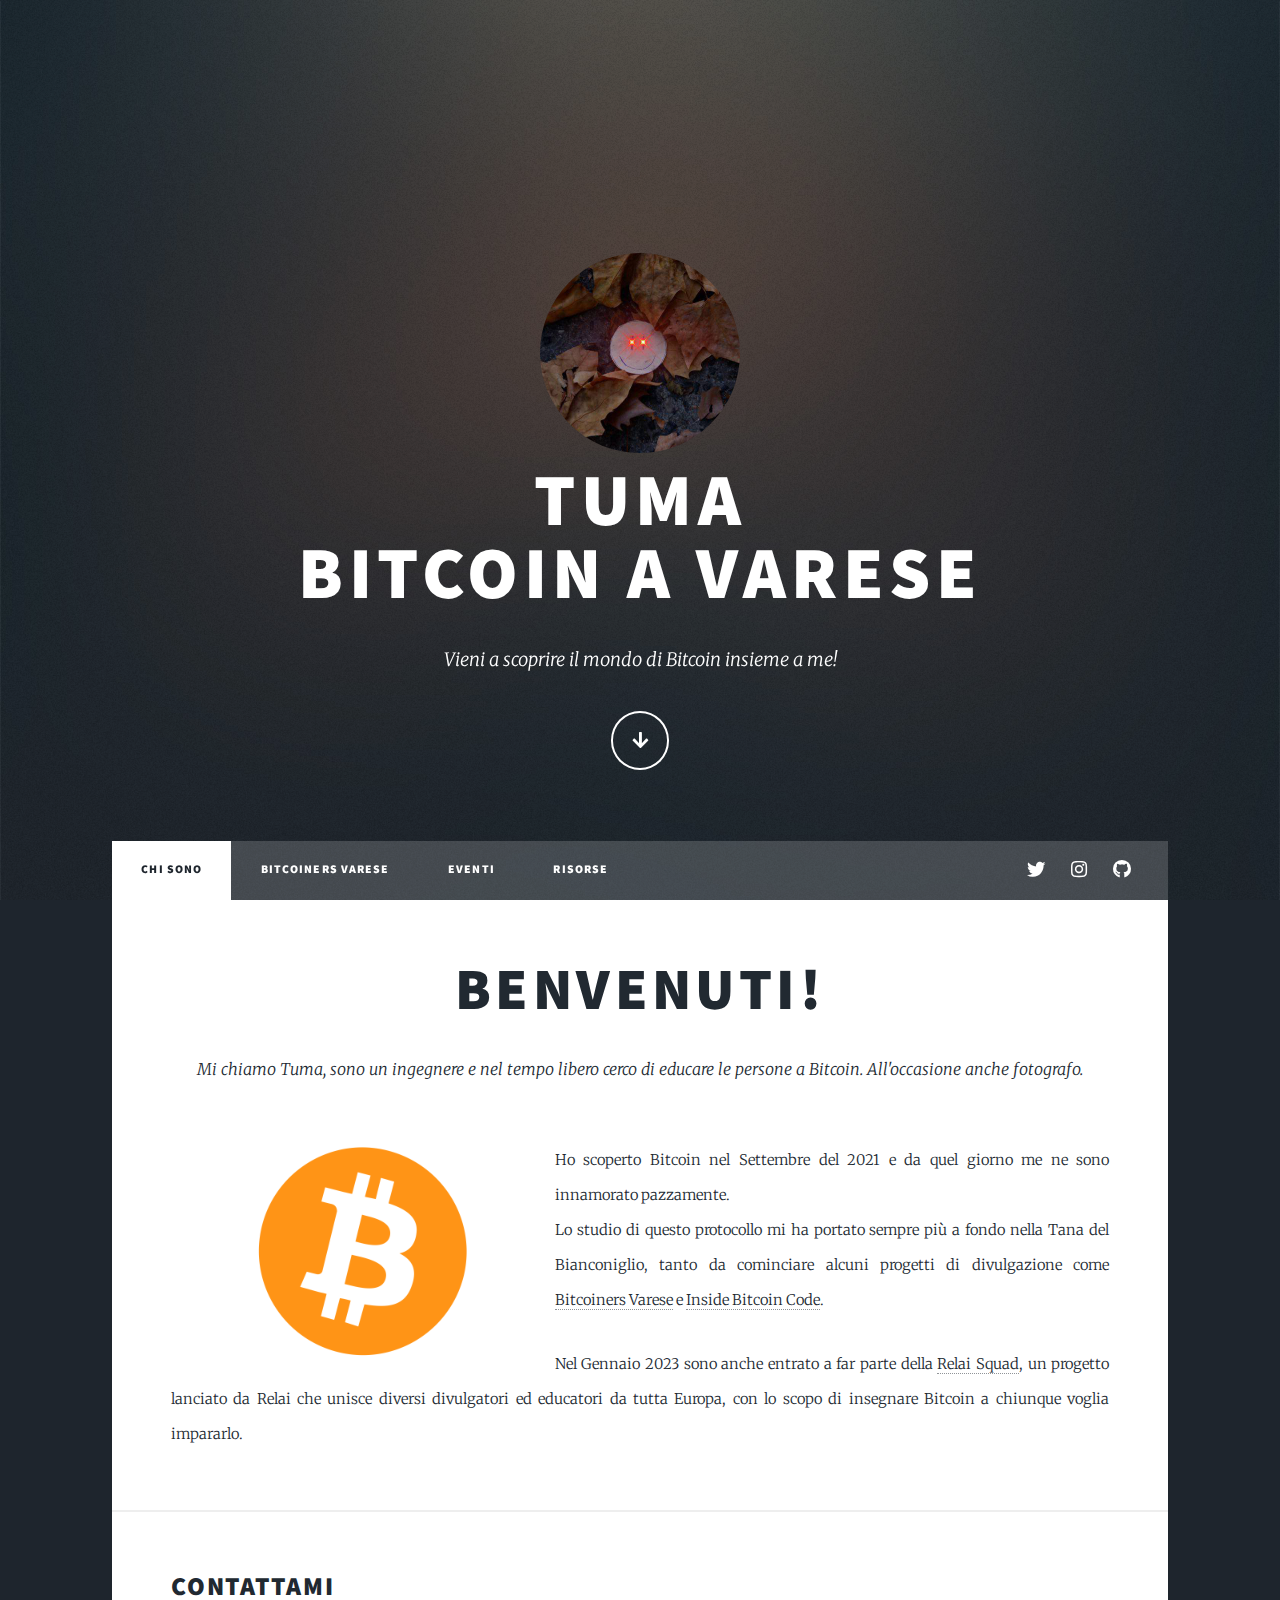
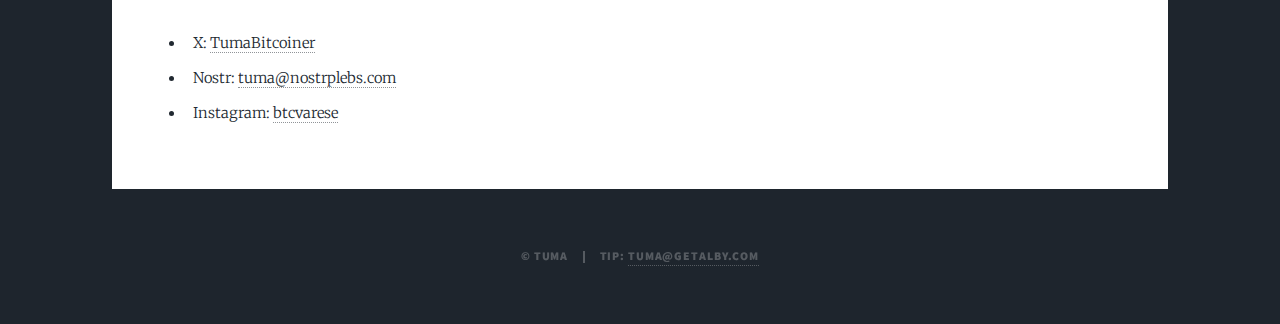
<file: index.html>
<!DOCTYPE HTML>
<!--
	Massively by HTML5 UP
	html5up.net | @ajlkn
	Free for personal and commercial use under the CCA 3.0 license (html5up.net/license)
-->
<html>
	<head>
		<title>Tuma Bitcoin</title>
		<meta charset="utf-8" />
		<meta name="viewport" content="width=device-width, initial-scale=1, user-scalable=no" />
		<link rel="stylesheet" href="assets/css/main.css" />
		<noscript><link rel="stylesheet" href="assets/css/noscript.css" /></noscript>
	</head>
	<body class="is-preload">
		<!-- Wrapper -->
			<div id="wrapper" class="fade-in">

				<!-- Intro -->
					<div id="intro">
						<center>
							<img src = "images/profile.jpeg" style = "border-radius: 100%; width: 200; height: 200px;">
						</center>	
						<h1>Tuma<br />
						Bitcoin a Varese</h1>
					<!--
						<p>Vuoi scoprire il mondo di Bitcoin? <a href="https://twitter.com/ajlkn">@ajlkn</a> for <a href="https://html5up.net">HTML5 UP</a><br />
						and released for free under the <a href="https://html5up.net/license">Creative Commons license</a>.</p>
					-->
						<p> Vieni a scoprire il mondo di Bitcoin insieme a me!</p>
						<ul class="actions">
							<li><a href="#header" class="button icon solid solo fa-arrow-down scrolly">Continue</a></li>
						</ul>
					</div>

				<!-- Header -->
					<header id="header">
						<a href="#Contattami" class="logo scrolly">Contattami</a>
					</header>

				<!-- Nav -->
					<nav id="nav">
						<ul class="links">
							<li class="active"><a href="index.html">Chi Sono</a></li>
							<li><a href="bitcoinersVarese.html">Bitcoiners Varese</a></li>
							<li><a href="appuntamenti.html">Eventi</a></li>
							<li><a href="risorse.html">Risorse</a></li>
						</ul>
						<ul class="icons">
							<li><a href="https://twitter.com/TumaBitcoiner" target="_blank" class="icon brands fa-twitter"><span class="label">Twitter</span></a></li>
							<!--<li><a href="#" class="icon brands fa-facebook-f"><span class="label">Facebook</span></a></li>-->
							<li><a href="https://www.instagram.com/btcvarese" target="_blank" class="icon brands fa-instagram"><span class="label">Instagram</span></a></li>
							<li><a href="https://github.com/TumaBitcoiner" target="_blank" class="icon brands fa-github"><span class="label">GitHub</span></a></li>
						</ul>
					</nav>

				<!-- Main -->
					<div id="main">

						<section>
							<header class="major">
								<!--<span class="date">April 25, 2017</span>-->
								<h1>Benvenuti!</h1>
								<p>Mi chiamo Tuma, sono un ingegnere e nel tempo libero cerco di educare le persone a Bitcoin. All'occasione anche fotografo.</p>
							</header>
							<div class = "Immagine">
								<img src="images/bitcoinLogo.png" align = "left" style = "width: 384px; height: 216px;" >
							</div>
							<p>Ho scoperto Bitcoin nel Settembre del 2021 e da quel giorno me ne sono innamorato pazzamente. </br>
							Lo studio di questo protocollo mi ha portato sempre più a fondo nella Tana del Bianconiglio, tanto da cominciare alcuni progetti di divulgazione come <a href="bitcoinersVarese.html"> Bitcoiners Varese</a> e <a href="https://insidebitcoincode.substack.com/" target="_blank"> Inside Bitcoin Code</a>.</p>
							<p>Nel Gennaio 2023 sono anche entrato a far parte della <a href = "https://relai.app/blog/join-the-relai-squad-work-in-bitcoin/" target="_blank"> Relai Squad</a>, un progetto lanciato da Relai che unisce diversi divulgatori ed educatori da tutta Europa, con lo scopo di insegnare Bitcoin a chiunque voglia impararlo.</p>
						</section>

						<section id = "Contattami">
							<h2>
								Contattami
							</h2>
							<ul>
								<li>X: <a href="https://twitter.com/TumaBitcoiner" target="_blank"> TumaBitcoiner</a></li>
								<li>Nostr: <a href="https://primal.net/p/npub1jeqhakwnjf3hp2y8gv8uly95d7asn64y3y0wex7usl5sye4s9f2sgznmal" target="_blank"> tuma@nostrplebs.com</a></li>
								<li>Instagram: <a href="https://www.instagram.com/btcvarese" target="_blank"> btcvarese</a></li>
							</ul>					

						</section>	

					</div>
				

				<!-- Copyright -->
					<div id="copyright">
						<ul><li>&copy; Tuma</li><li>Tip: <a href="https://getalby.com/p/tuma" target="_blank">tuma@getalby.com</a></li></ul>
					</div>

			</div>

		<!-- Scripts -->
			<script src="assets/js/jquery.min.js"></script>
			<script src="assets/js/jquery.scrollex.min.js"></script>
			<script src="assets/js/jquery.scrolly.min.js"></script>
			<script src="assets/js/browser.min.js"></script>
			<script src="assets/js/breakpoints.min.js"></script>
			<script src="assets/js/util.js"></script>
			<script src="assets/js/main.js"></script>

	</body>
</html>
</file>
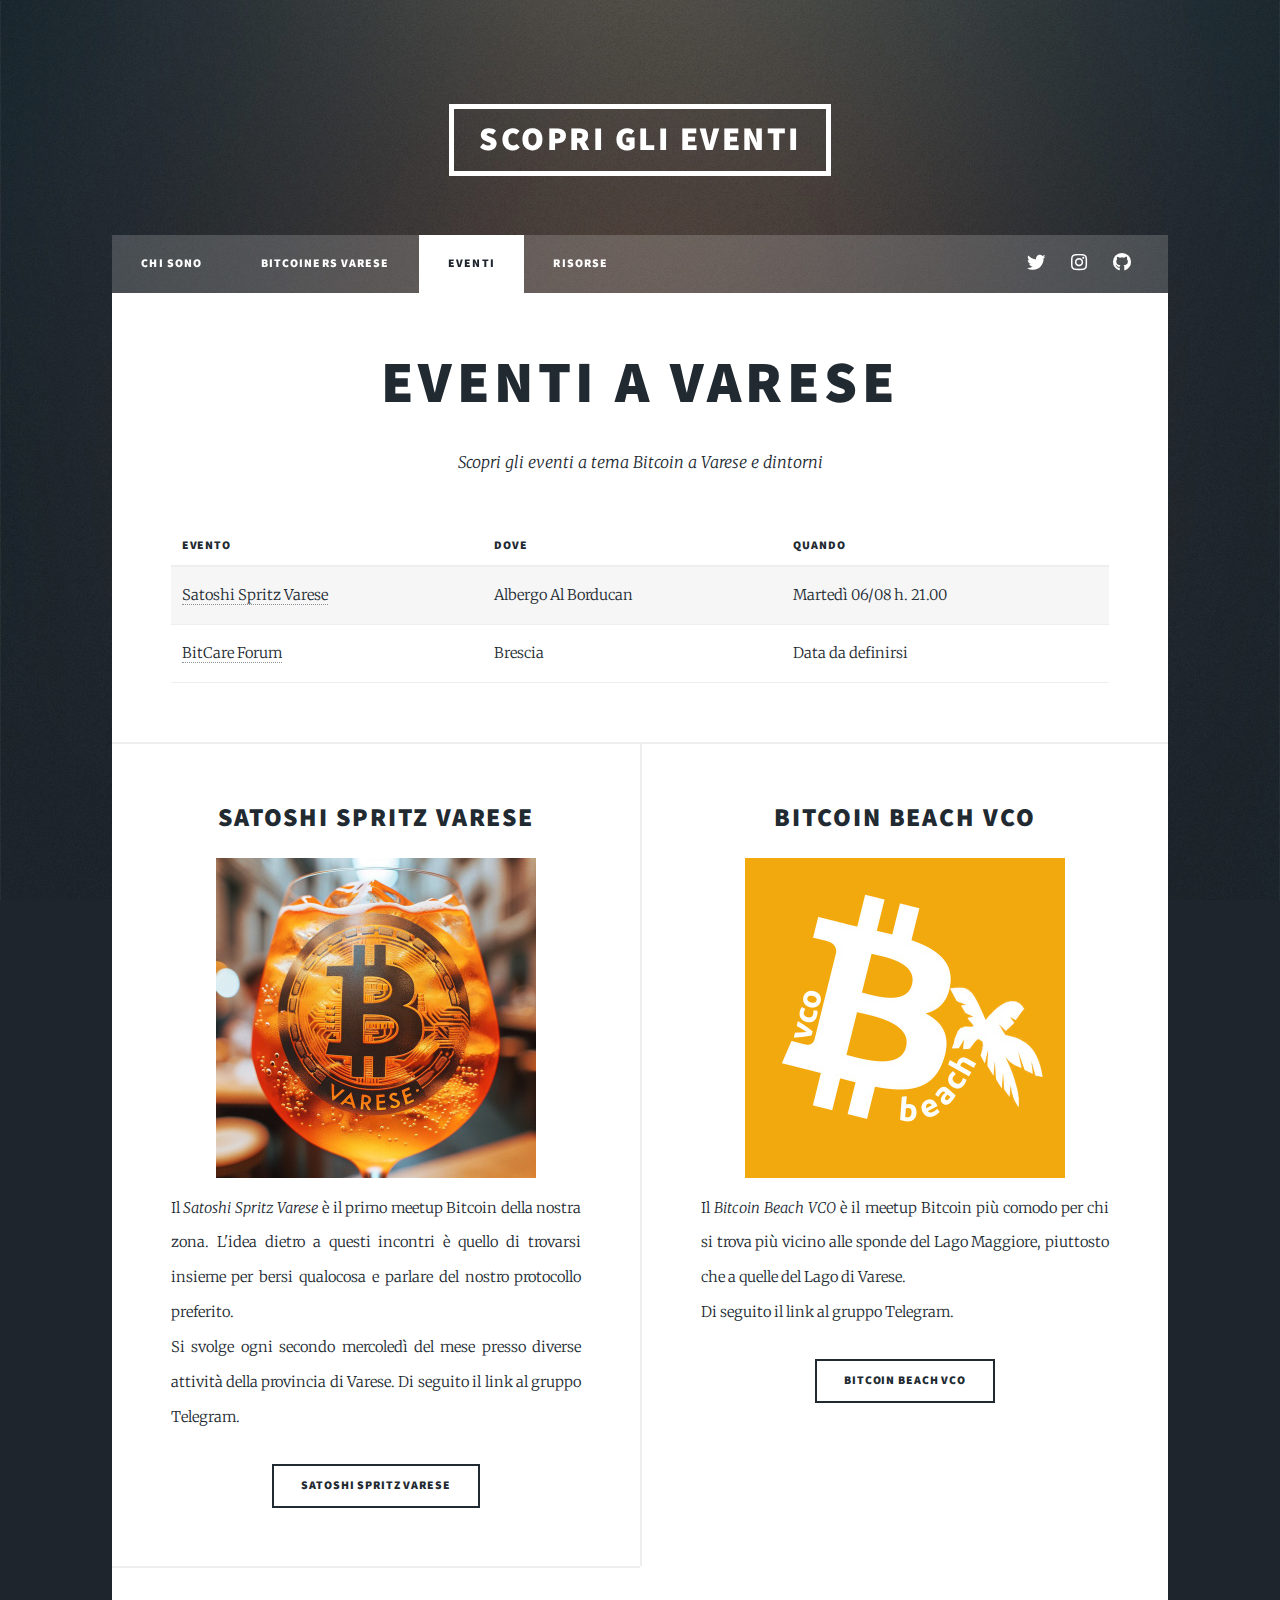
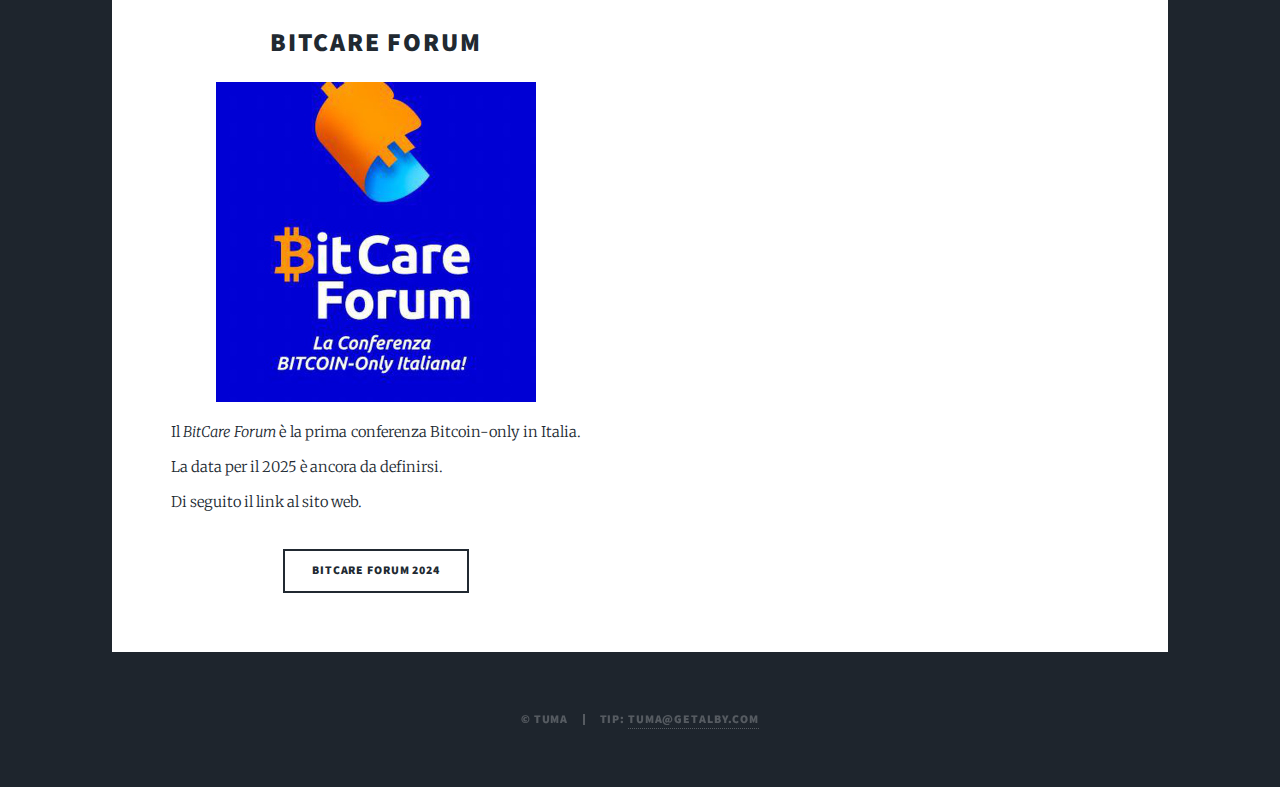
<file: appuntamenti.html>
<!DOCTYPE HTML>
<!--
	Massively by HTML5 UP
	html5up.net | @ajlkn
	Free for personal and commercial use under the CCA 3.0 license (html5up.net/license)
-->
<html>
	<head>
		<title>Bitcoiners Varese</title>
		<meta charset="utf-8" />
		<meta name="viewport" content="width=device-width, initial-scale=1, user-scalable=no" />
		<link rel="stylesheet" href="assets/css/main.css" />
		<noscript><link rel="stylesheet" href="assets/css/noscript.css" /></noscript>
	</head>
	<body class="is-preload">

		<!-- Wrapper -->
			<div id="wrapper">

				<!-- Header -->
					<header id="header">
						<a href="#eventi" class="logo scrolly">Scopri gli Eventi</a>
					</header>

				<!-- Nav -->
					<nav id="nav">
						<ul class="links">
							<li><a href="index.html">Chi Sono</a></li>
							<li><a href="bitcoinersVarese.html">Bitcoiners Varese</a></li>
							<li class="active"><a href="appuntamenti.html">Eventi</a></li>
							<li><a href="risorse.html">Risorse</a></li>
						</ul>
						<ul class="icons">
							<li><a href="https://twitter.com/TumaBitcoiner" target="_blank" class="icon brands fa-twitter"><span class="label">Twitter</span></a></li>
							<!--<li><a href="#" class="icon brands fa-facebook-f"><span class="label">Facebook</span></a></li>-->
							<li><a href="https://www.instagram.com/btcvarese" target="_blank" class="icon brands fa-instagram"><span class="label">Instagram</span></a></li>
							<li><a href="https://github.com/TumaBitcoiner" target="_blank" class="icon brands fa-github"><span class="label">GitHub</span></a></li>
						</ul>
					</nav>

				<!-- Main -->
					<div id="main">

						<section>
							<header class="major">
								<!--<span class="date">April 25, 2017</span>-->
								<h1>Eventi a Varese</h1>
								<p>Scopri gli eventi a tema Bitcoin a Varese e dintorni</p>
							</header>
							<div class="table-wrapper">
								<table>
									<thead>
										<tr>
											<th>Evento</th>
											<th>Dove</th>
											<th>Quando</th>
										</tr>
									</thead>
									<tbody>
										<tr>
											<td><a href="#ssv" class= "scrolly">Satoshi Spritz Varese</a></td>
											<td>Albergo Al Borducan</td>
											<td>Martedì 06/08 h. 21.00</td>
										</tr>	
										<tr>
											<td><a href="#bitcare" class= "scrolly">BitCare Forum</a></td>
											<td>Brescia</td>
											<td>Data da definirsi</td>
										</tr>	
																					
									</tbody>
								</table>
							</div>
						</section>

						<section class="posts" id = "eventi">
							<article id = "ssv">
								<header>
									<h2>
										Satoshi Spritz Varese
									</h2>
									<center>										
										<img src="images/ssv.jpg" align = "center" style = "width: 320px; height: 320px;" >
									</center>
								</header>
								<p>Il <i>Satoshi Spritz Varese</i> è il primo meetup Bitcoin della nostra zona. L'idea dietro a questi incontri è quello di trovarsi insieme per bersi qualocosa e parlare del nostro protocollo preferito.</br>
								Si svolge ogni secondo mercoledì del mese presso diverse attività della provincia di Varese. Di seguito il link al gruppo Telegram.</p>
								<ul class="actions special">
									<li><a href="https://bitcoin.varese.it/" target="_blank" class="button">Satoshi Spritz Varese</a></li>
								</ul>
							</article>
							<article>
								<header>
									<h2>
									Bitcoin Beach VCO
									</h2>
									<center>										
										<img src="images/bbvco.jpg" align = "center" style = "width: 320px; height: 320px;" >
									</center>
								</header>
								<p>Il <i>Bitcoin Beach VCO</i> è il meetup Bitcoin più comodo per chi si trova più vicino alle sponde del Lago Maggiore, piuttosto che a quelle del Lago di Varese.</br>
								Di seguito il link al gruppo Telegram.</p>
								<ul class="actions special">
									<li><a href="https://t.me/satoshispritzVarese" target="_blank" class="button">Bitcoin Beach VCO</a></li>
								</ul>
							</article>	
							<article id = "bitcare">
								<header>
									<h2>
									BitCare Forum
									</h2>
									<center>										
										<img src="images/bcforum.jpg" align = "center" style = "width: 320px; height: 320px;" >
									</center>
								</header>
								<p>Il <i>BitCare Forum</i> è la prima conferenza Bitcoin-only in Italia. La data per il 2025 è ancora da definirsi.</br>
								Di seguito il link al sito web.</p>
								<ul class="actions special">
									<li><a href="https://bitcareforum.it/" target="_blank" class="button">BitCare Forum 2024</a></li>
								</ul>
							</article>	
						</section>
					</div>

				
				 <!-- Footer -->
				<!--	<footer id="footer">
						<section>
							<form method="post" action="#">
								<div class="fields">
									<div class="field">
										<label for="name">Name</label>
										<input type="text" name="name" id="name" />
									</div>
									<div class="field">
										<label for="email">Email</label>
										<input type="text" name="email" id="email" />
									</div>
									<div class="field">
										<label for="message">Message</label>
										<textarea name="message" id="message" rows="3"></textarea>
									</div>
								</div>
								<ul class="actions">
									<li><input type="submit" value="Send Message" /></li>
								</ul>
							</form>
						</section>
						<section class="split contact">
							<section class="alt">
								<h3>Address</h3>
								<p>1234 Somewhere Road #87257<br />
								Nashville, TN 00000-0000</p>
							</section>
							<section>
								<h3>Phone</h3>
								<p><a href="#">(000) 000-0000</a></p>
							</section>
							<section>
								<h3>Email</h3>
								<p><a href="#">info@untitled.tld</a></p>
							</section>
							<section>
								<h3>Social</h3>
								<ul class="icons alt">
									<li><a href="#" class="icon brands alt fa-twitter"><span class="label">Twitter</span></a></li>
									<li><a href="#" class="icon brands alt fa-facebook-f"><span class="label">Facebook</span></a></li>
									<li><a href="#" class="icon brands alt fa-instagram"><span class="label">Instagram</span></a></li>
									<li><a href="#" class="icon brands alt fa-github"><span class="label">GitHub</span></a></li>
								</ul>
							</section>
						</section>
					</footer> -->

				<!-- Copyright -->
					<div id="copyright">
						<ul><li>&copy; Tuma</li><li>Tip: <a href="https://getalby.com/p/tuma" target="_blank">tuma@getalby.com</a></li></ul>
					</div>

			</div>

		<!-- Scripts -->
			<script src="assets/js/jquery.min.js"></script>
			<script src="assets/js/jquery.scrollex.min.js"></script>
			<script src="assets/js/jquery.scrolly.min.js"></script>
			<script src="assets/js/browser.min.js"></script>
			<script src="assets/js/breakpoints.min.js"></script>
			<script src="assets/js/util.js"></script>
			<script src="assets/js/main.js"></script>

	</body>
</html>
</file>
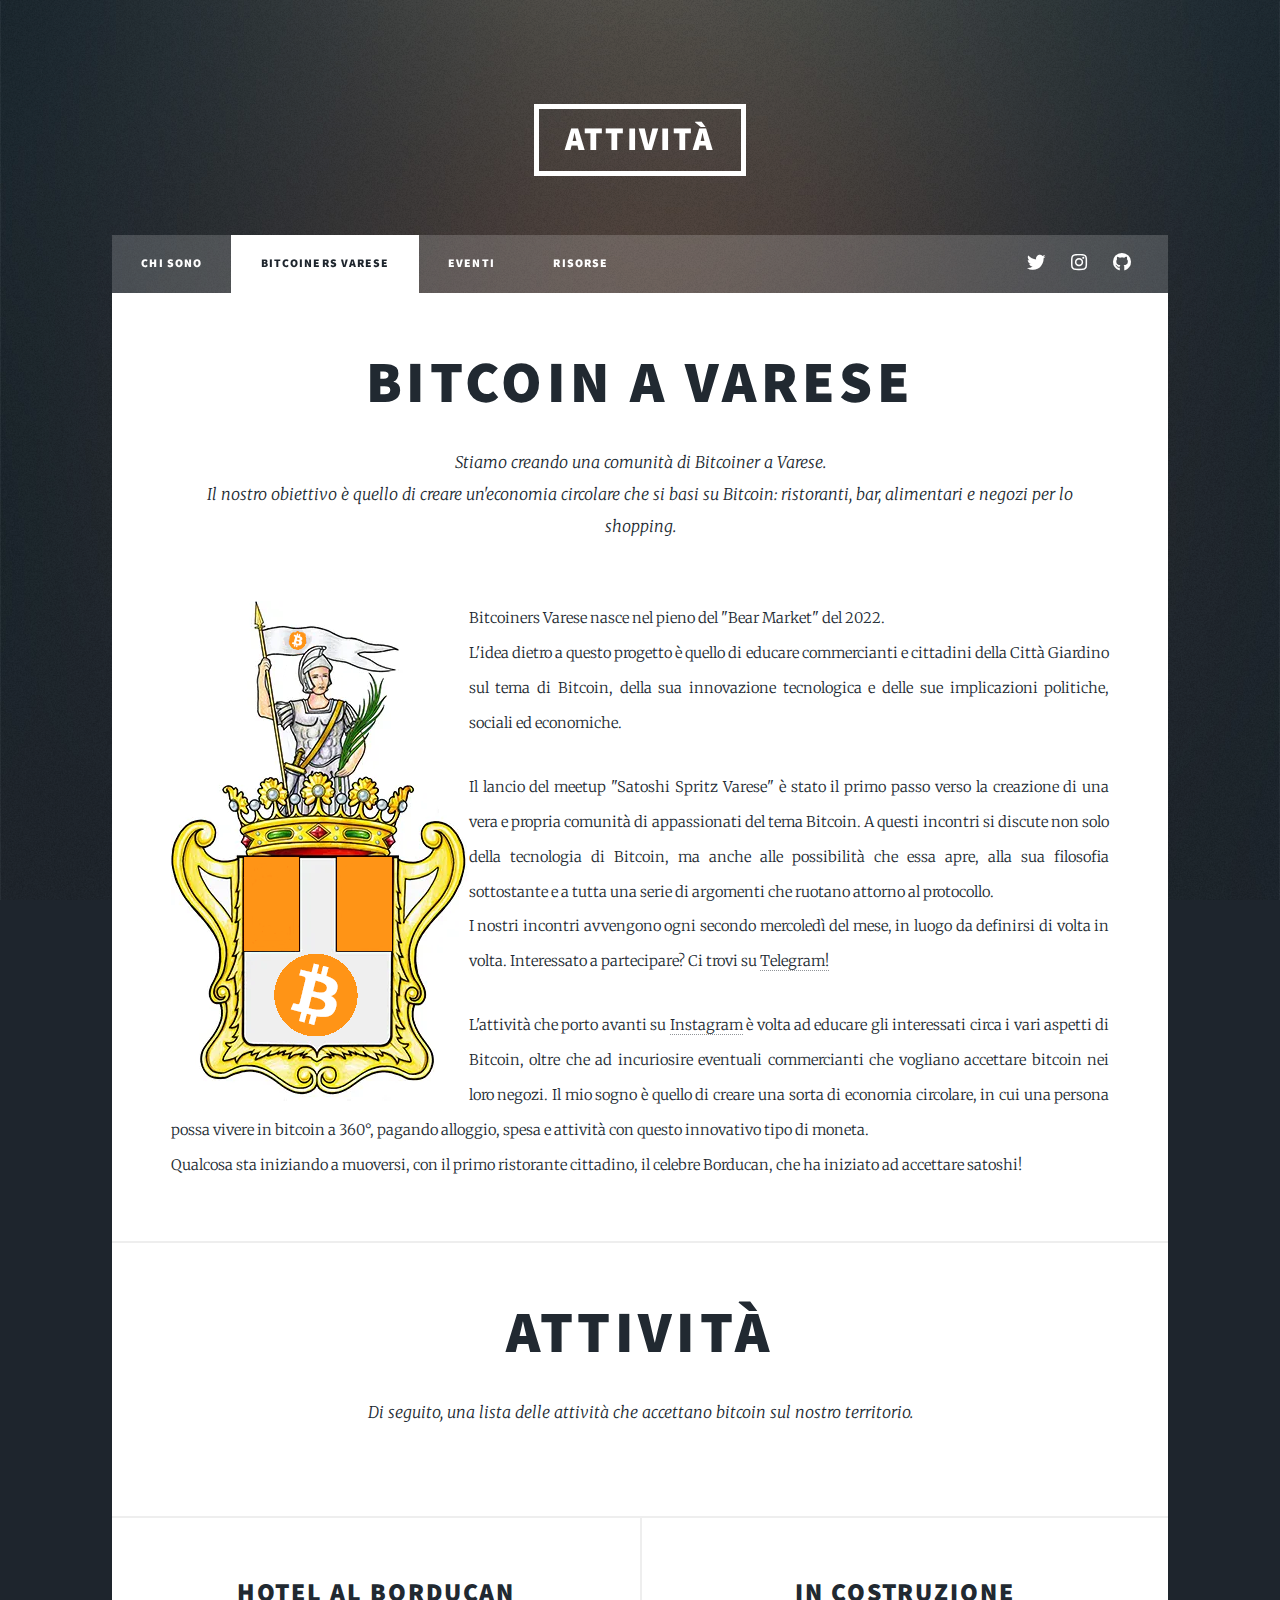
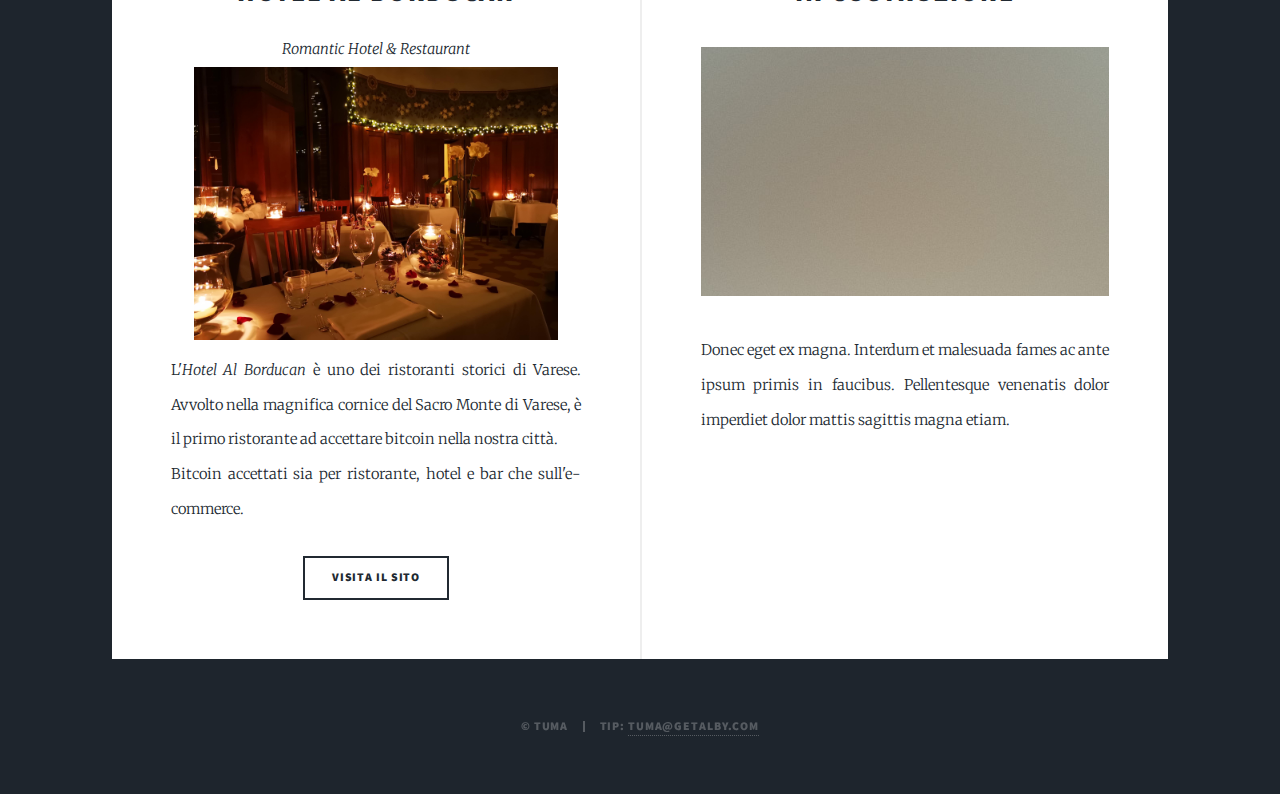
<file: bitcoinersVarese.html>
<!DOCTYPE HTML>
<!--
	Massively by HTML5 UP
	html5up.net | @ajlkn
	Free for personal and commercial use under the CCA 3.0 license (html5up.net/license)
-->
<html>
	<head>
		<title>Bitcoiners Varese</title>
		<meta charset="utf-8" />
		<meta name="viewport" content="width=device-width, initial-scale=1, user-scalable=no" />
		<link rel="stylesheet" href="assets/css/main.css" />
		<noscript><link rel="stylesheet" href="assets/css/noscript.css" /></noscript>
	</head>
	<body class="is-preload">

		<!-- Wrapper -->
			<div id="wrapper">

				<!-- Header -->
					<header id="header">
						<a href="#Merchants" class="logo scrolly">Attività</a>
					</header>

				<!-- Nav -->
					<nav id="nav">
						<ul class="links">
							<li><a href="index.html">Chi Sono</a></li>
							<li class="active"><a href="bitcoinersVarese.html">Bitcoiners Varese</a></li>
							<li><a href="appuntamenti.html">Eventi</a></li>
							<li><a href="risorse.html">Risorse</a></li>
						</ul>
						<ul class="icons">
							<li><a href="https://twitter.com/TumaBitcoiner" target="_blank" class="icon brands fa-twitter"><span class="label">Twitter</span></a></li>
							<!--<li><a href="#" class="icon brands fa-facebook-f"><span class="label">Facebook</span></a></li>-->
							<li><a href="https://www.instagram.com/btcvarese" target="_blank" class="icon brands fa-instagram"><span class="label">Instagram</span></a></li>
							<li><a href="https://github.com/TumaBitcoiner" target="_blank" class="icon brands fa-github"><span class="label">GitHub</span></a></li>
						</ul>
					</nav>

				<!-- Main -->
					<div id="main">

						<section>
							<header class="major">
								<!--<span class="date">April 25, 2017</span>-->
								<h1>Bitcoin a Varese</h1>
								<p>Stiamo creando una comunità di Bitcoiner a Varese.</br>
								Il nostro obiettivo è quello di creare un'economia circolare che si basi su Bitcoin: ristoranti, bar, alimentari e negozi per lo shopping.</p>
							</header>
							<div>
								<img src="images/stemmaVarese.png" align = "left" style = "width: 298px; height: 500px;" >
							</div>								
							<p>Bitcoiners Varese nasce nel pieno del "Bear Market" del 2022. </br>
							L'idea dietro a questo progetto è quello di educare commercianti e cittadini della Città Giardino sul tema di Bitcoin, della sua innovazione tecnologica e delle sue implicazioni politiche, sociali ed economiche.</p>
							<p>Il lancio del meetup "Satoshi Spritz Varese" è stato il primo passo verso la creazione di una vera e propria comunità di appassionati del tema Bitcoin. A questi incontri si discute non solo della tecnologia di Bitcoin, ma anche alle possibilità che essa apre, alla sua filosofia sottostante e a tutta una serie di argomenti che ruotano attorno al protocollo. </br>
							I nostri incontri avvengono ogni secondo mercoledì del mese, in luogo da definirsi di volta in volta. Interessato a partecipare? Ci trovi su <a href = "https://t.me/satoshispritzVarese" target="_blank">Telegram!</a></p>
							<p>L'attività che porto avanti su <a href = "https://www.instagram.com/btcvarese" target="_blank">Instagram</a> è volta ad educare gli interessati circa i vari aspetti di Bitcoin, oltre che ad incuriosire eventuali commercianti che vogliano accettare bitcoin nei loro negozi. Il mio sogno è quello di creare una sorta di economia circolare, in cui una persona possa vivere in bitcoin a 360°, pagando alloggio, spesa e attività con questo innovativo tipo di moneta. </br>
							Qualcosa sta iniziando a muoversi, con il primo ristorante cittadino, il celebre Borducan, che ha iniziato ad accettare satoshi!</p>
						</section>

						<section id = "Merchants" class="main">
							<header class="major" align="center">
								<h1>
									Attività
								</h1>
								<p align="center">
									Di seguito, una lista delle attività che accettano bitcoin sul nostro territorio.
								</p>
							</header>
						</section>
						<section class="posts">
							
						<article>
							<header>
								<h2>
									Hotel Al Borducan
								</h2>
								<center>
									<i>Romantic Hotel & Restaurant</i>											
									<img src="images/merchants/borducan.jpg" align = "center" style = "width: 364px; height: 273px;" >
								</center>
							</header>
							<p>L'<i>Hotel Al Borducan</i> è uno dei ristoranti storici di Varese. Avvolto nella magnifica cornice del Sacro Monte di Varese, è il primo ristorante ad accettare bitcoin nella nostra città.</br>
							Bitcoin accettati sia per ristorante, hotel e bar che sull'e-commerce.</p>
							<ul class="actions special">
								<li><a href="https://www.hotelalborducan.com/" target="_blank" class="button">Visita il Sito</a></li>
							</ul>
						</article>
						<article>
							<header>
								<h2>
								In Costruzione
								</h2>
							</header>
							<a href="#" class="image fit"><img src="images/pic02.jpg" alt="" /></a>
							<p>Donec eget ex magna. Interdum et malesuada fames ac ante ipsum primis in faucibus. Pellentesque venenatis dolor imperdiet dolor mattis sagittis magna etiam.</p>
						</article>	
						</section>


						<!---<section class="posts">
							<article>
								<header>
									<span class="date">April 1, 2024</span>
									<h2><a href="#">In Costruzione</a></h2>
								</header>
								<a href="#" class="image fit"><img src="images/pic02.jpg" alt="" /></a>
								<p>Donec eget ex magna. Interdum et malesuada fames ac ante ipsum primis in faucibus. Pellentesque venenatis dolor imperdiet dolor mattis sagittis magna etiam.</p>
								<ul class="actions special">
									<li><a href="#" class="button">Full Story</a></li>
								</ul>
							</article>
							<article>
								<header>
									<span class="date">April 1, 2024</span>
									<h2><a href="#">In Costruzione</a></h2>
								</header>
								<a href="#" class="image fit"><img src="images/pic03.jpg" alt="" /></a>
								<p>Donec eget ex magna. Interdum et malesuada fames ac ante ipsum primis in faucibus. Pellentesque venenatis dolor imperdiet dolor mattis sagittis magna etiam.</p>
								<ul class="actions special">
									<li><a href="#" class="button">Full Story</a></li>
								</ul>
							</article>
						</section>
					-->
					</div>

				
				 <!-- Footer -->
				<!--	<footer id="footer">
						<section>
							<form method="post" action="#">
								<div class="fields">
									<div class="field">
										<label for="name">Name</label>
										<input type="text" name="name" id="name" />
									</div>
									<div class="field">
										<label for="email">Email</label>
										<input type="text" name="email" id="email" />
									</div>
									<div class="field">
										<label for="message">Message</label>
										<textarea name="message" id="message" rows="3"></textarea>
									</div>
								</div>
								<ul class="actions">
									<li><input type="submit" value="Send Message" /></li>
								</ul>
							</form>
						</section>
						<section class="split contact">
							<section class="alt">
								<h3>Address</h3>
								<p>1234 Somewhere Road #87257<br />
								Nashville, TN 00000-0000</p>
							</section>
							<section>
								<h3>Phone</h3>
								<p><a href="#">(000) 000-0000</a></p>
							</section>
							<section>
								<h3>Email</h3>
								<p><a href="#">info@untitled.tld</a></p>
							</section>
							<section>
								<h3>Social</h3>
								<ul class="icons alt">
									<li><a href="#" class="icon brands alt fa-twitter"><span class="label">Twitter</span></a></li>
									<li><a href="#" class="icon brands alt fa-facebook-f"><span class="label">Facebook</span></a></li>
									<li><a href="#" class="icon brands alt fa-instagram"><span class="label">Instagram</span></a></li>
									<li><a href="#" class="icon brands alt fa-github"><span class="label">GitHub</span></a></li>
								</ul>
							</section>
						</section>
					</footer> -->

				<!-- Copyright -->
					<div id="copyright">
						<ul><li>&copy; Tuma</li><li>Tip: <a href="https://getalby.com/p/tuma" target="_blank">tuma@getalby.com</a></li></ul>
					</div>

			</div>

		<!-- Scripts -->
			<script src="assets/js/jquery.min.js"></script>
			<script src="assets/js/jquery.scrollex.min.js"></script>
			<script src="assets/js/jquery.scrolly.min.js"></script>
			<script src="assets/js/browser.min.js"></script>
			<script src="assets/js/breakpoints.min.js"></script>
			<script src="assets/js/util.js"></script>
			<script src="assets/js/main.js"></script>

	</body>
</html>
</file>
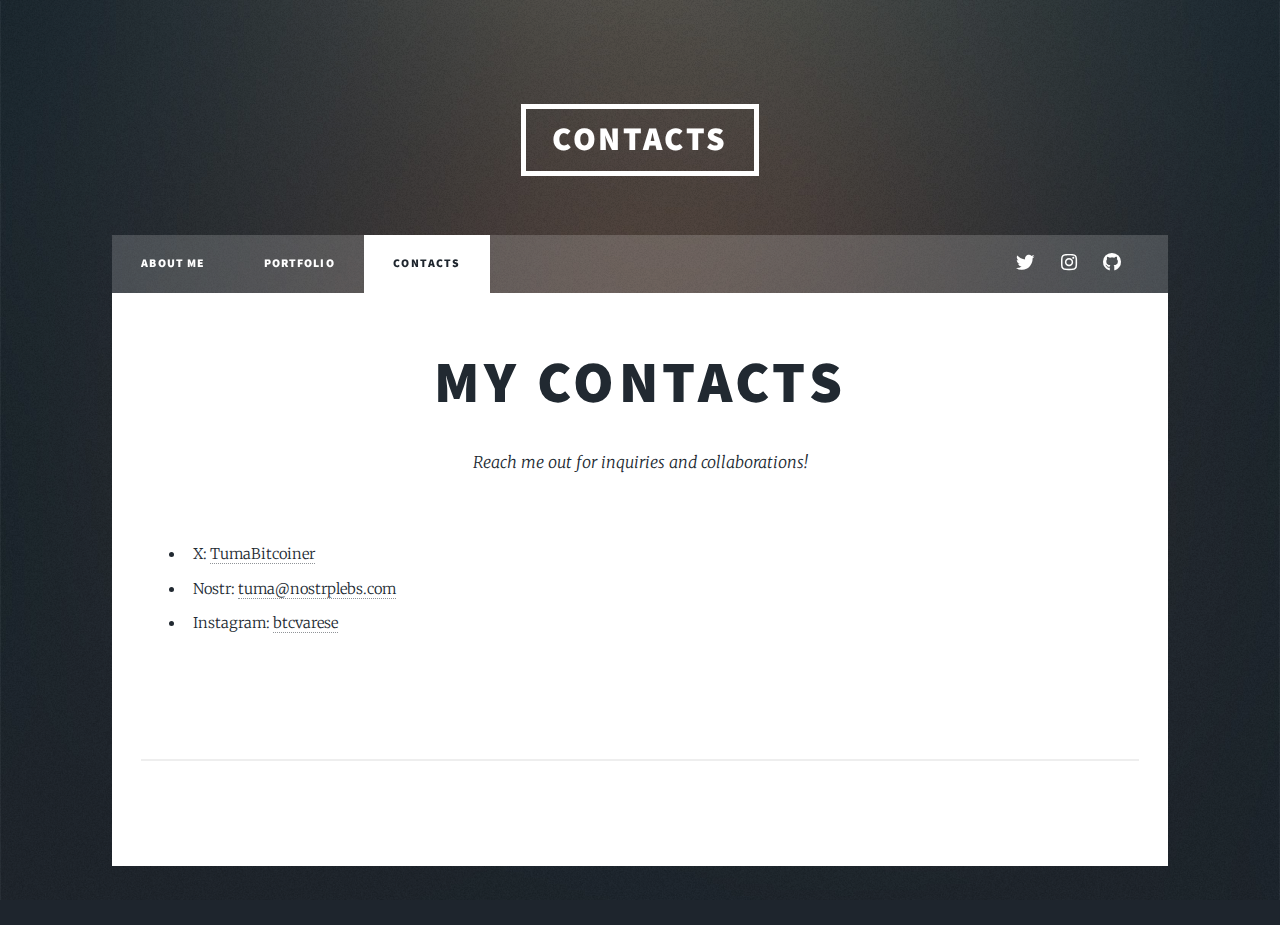
<file: contacts.html>
<!DOCTYPE HTML>
<!--
	Massively by HTML5 UP
	html5up.net | @ajlkn
	Free for personal and commercial use under the CCA 3.0 license (html5up.net/license)
-->
<html>
	<head>
		<title>Bitcoiners Varese</title>
		<meta charset="utf-8" />
		<meta name="viewport" content="width=device-width, initial-scale=1, user-scalable=no" />
		<link rel="stylesheet" href="assets/css/main.css" />
		<noscript><link rel="stylesheet" href="assets/css/noscript.css" /></noscript>
	</head>
	<body class="is-preload">

		<!-- Wrapper -->
			<div id="wrapper">

				<!-- Header -->
					<header id="header">
						<a href="#eventi" class="logo scrolly">Contacts</a>
					</header>

				<!-- Nav -->
					<nav id="nav">
						<ul class="links">
							<li><a href="index.html">About Me</a></li>
							<li><a href="portfolio.html">Portfolio</a></li>
							 <li class="active"><a href="contacts.html">Contacts</a></li>
						</ul>
						<ul class="icons">
							<li><a href="https://twitter.com/TumaBitcoiner" target="_blank" class="icon brands fa-twitter"><span class="label">Twitter</span></a></li>
							<li><a href="https://www.instagram.com/btcvarese" target="_blank" class="icon brands fa-instagram"><span class="label">Instagram</span></a></li>
							<li><a href="https://github.com/TumaBitcoiner" target="_blank" class="icon brands fa-github"><span class="label">GitHub</span></a></li>
							<li><a href="https://primal.net/p/npub1jeqhakwnjf3hp2y8gv8uly95d7asn64y3y0wex7usl5sye4s9f2sgznmal" target="_blank" class="icon brands fa-nostr"><img src="assets/icons/fa-nostr.svg" alt="Nostr"><span class="label">Nostr</span></a></li>
						</ul>
					</nav>

				<!-- Main -->
					<div id="main">

						<section>
							<header class="major">
								<!--<span class="date">April 25, 2017</span>-->
								<h1>My Contacts</h1>
								<p>Reach me out for inquiries and collaborations!</p>
							</header>
							<ul>
								<li>X: <a href="https://twitter.com/TumaBitcoiner" target="_blank"> TumaBitcoiner</a></li>
								<li>Nostr: <a href="https://primal.net/p/npub1jeqhakwnjf3hp2y8gv8uly95d7asn64y3y0wex7usl5sye4s9f2sgznmal" target="_blank"> tuma@nostrplebs.com</a></li>
								<li>Instagram: <a href="https://www.instagram.com/btcvarese" target="_blank"> btcvarese</a></li>
							</ul>	
							<!-- <div class="table-wrapper">
								<table>
									<thead>
										<tr>
											<th>Evento</th>
											<th>Dove</th>
											<th>Quando</th>
										</tr>
									</thead>
									<tbody>
										<tr>
											<td><a href="#accb" class= "scrolly">A Colazione con Bitcoin</a></td>
											<td>Ristorante Al Borducan</td>
											<td>TBD</td>
										</tr>	
										<tr>
											<td><a href="#ssv" class= "scrolly">Satoshi Spritz Varese</a></td>
											<td>Ristorante Al Borducan</td>
											<td>Martedì 13 Maggio h. 21.00</td>
										</tr>	
										<tr>
											<td><a href="#bitcare" class= "scrolly">BitCare Forum</a></td>
											<td>Brescia</td>
											<td>Domenica 10 Maggio dalle 9.00</td>
										</tr>	
																					
									</tbody>
								</table>
							</div> -->
						</section>

						<!-- <section id = "Contattami">
							<h2>
								Contattami
							</h2>
							<ul>
								<li>X: <a href="https://twitter.com/TumaBitcoiner" target="_blank"> TumaBitcoiner</a></li>
								<li>Nostr: <a href="https://primal.net/p/npub1jeqhakwnjf3hp2y8gv8uly95d7asn64y3y0wex7usl5sye4s9f2sgznmal" target="_blank"> tuma@nostrplebs.com</a></li>
								<li>Instagram: <a href="https://www.instagram.com/btcvarese" target="_blank"> btcvarese</a></li>
							</ul>					

						</section>	 -->
						
						<!-- <section class="posts" id = "eventi">
							<article id = "ssv">
								<header>
									<h2>
										Satoshi Spritz Varese
									</h2>
									<center>										
										<img src="images/ssv.jpg" align = "center" style = "width: 320px; height: 320px;" >
									</center>
								</header>
								<p>Il <i>Satoshi Spritz Varese</i> è il primo meetup Bitcoin della nostra zona. L'idea dietro a questi incontri è quello di trovarsi insieme per bersi qualocosa e parlare del nostro protocollo preferito.</br>
								Si svolge ogni secondo mercoledì del mese presso diverse attività della provincia di Varese. Di seguito il link al gruppo Telegram.</p>
								<ul class="actions special">
									<li><a href="https://bitcoin.varese.it/" target="_blank" class="button">Satoshi Spritz Varese</a></li>
								</ul>
							</article>
							<article id = "accb">
								<header>
									<h2>
										A Colazione con Bitcoin
									</h2>
									<center>										
										<img src="images/accb.png" align = "center" style = "width: 320px; height: 320px;" >
									</center>
								</header>
								<p>Un nuovo format educativo arriva a Varese! <i>A Colazione con Bitcoin</i> vuole diventare un momento mensile di educazione e promozione di Bitcoin sul territorio.</br>
								Unisciti a noi nella spettacolare cornice del Sacro Monte di Varese per una colazione a tema Bitcoin!</p>
								<ul class="actions special">
									<li><a href="https://www.instagram.com/p/DG3f6ploBzA/" target="_blank" class="button">A Colazione con Bitcoin</a></li>
								</ul>
							</article>
							<article>
								<header>
									<h2>
									Bitcoin Beach VCO
									</h2>
									<center>										
										<img src="images/bbvco.jpg" align = "center" style = "width: 320px; height: 320px;" >
									</center>
								</header>
								<p>Il <i>Bitcoin Beach VCO</i> è il meetup Bitcoin più comodo per chi si trova più vicino alle sponde del Lago Maggiore, piuttosto che a quelle del Lago di Varese.</br>
								Di seguito il link al gruppo Telegram.</p>
								<ul class="actions special">
									<li><a href="https://t.me/satoshispritzVarese" target="_blank" class="button">Bitcoin Beach VCO</a></li>
								</ul>
							</article>	
							<article id = "bitcare">
								<header>
									<h2>
									BitCare Forum
									</h2>
									<center>										
										<img src="images/bcforum.jpg" align = "center" style = "width: 320px; height: 320px;" >
									</center>
								</header>
								<p>Il <i>BitCare Forum</i> è la prima conferenza Bitcoin-only in Italia. Si terrà il 10 Maggio 2025 a Brescia.</br>
								Di seguito il link al sito web.</p>
								<ul class="actions special">
									<li><a href="https://bitcareforum.it/" target="_blank" class="button">BitCare Forum 2025</a></li>
								</ul>
							</article>	
						</section>
					</div> -->

				
				 <!-- Footer -->
				<!--	<footer id="footer">
						<section>
							<form method="post" action="#">
								<div class="fields">
									<div class="field">
										<label for="name">Name</label>
										<input type="text" name="name" id="name" />
									</div>
									<div class="field">
										<label for="email">Email</label>
										<input type="text" name="email" id="email" />
									</div>
									<div class="field">
										<label for="message">Message</label>
										<textarea name="message" id="message" rows="3"></textarea>
									</div>
								</div>
								<ul class="actions">
									<li><input type="submit" value="Send Message" /></li>
								</ul>
							</form>
						</section>
						<section class="split contact">
							<section class="alt">
								<h3>Address</h3>
								<p>1234 Somewhere Road #87257<br />
								Nashville, TN 00000-0000</p>
							</section>
							<section>
								<h3>Phone</h3>
								<p><a href="#">(000) 000-0000</a></p>
							</section>
							<section>
								<h3>Email</h3>
								<p><a href="#">info@untitled.tld</a></p>
							</section>
							<section>
								<h3>Social</h3>
								<ul class="icons alt">
									<li><a href="#" class="icon brands alt fa-twitter"><span class="label">Twitter</span></a></li>
									<li><a href="#" class="icon brands alt fa-facebook-f"><span class="label">Facebook</span></a></li>
									<li><a href="#" class="icon brands alt fa-instagram"><span class="label">Instagram</span></a></li>
									<li><a href="#" class="icon brands alt fa-github"><span class="label">GitHub</span></a></li>
								</ul>
							</section>
						</section>
					</footer> -->

				<!-- Copyright -->
					<div id="copyright">
						<ul><li>&copy; Tuma</li><li>Tip: <a href="https://getalby.com/p/tuma" target="_blank">tuma@getalby.com</a></li></ul>
					</div>

			</div>

		<!-- Scripts -->
			<script src="assets/js/jquery.min.js"></script>
			<script src="assets/js/jquery.scrollex.min.js"></script>
			<script src="assets/js/jquery.scrolly.min.js"></script>
			<script src="assets/js/browser.min.js"></script>
			<script src="assets/js/breakpoints.min.js"></script>
			<script src="assets/js/util.js"></script>
			<script src="assets/js/main.js"></script>

	</body>
</html>
</file>
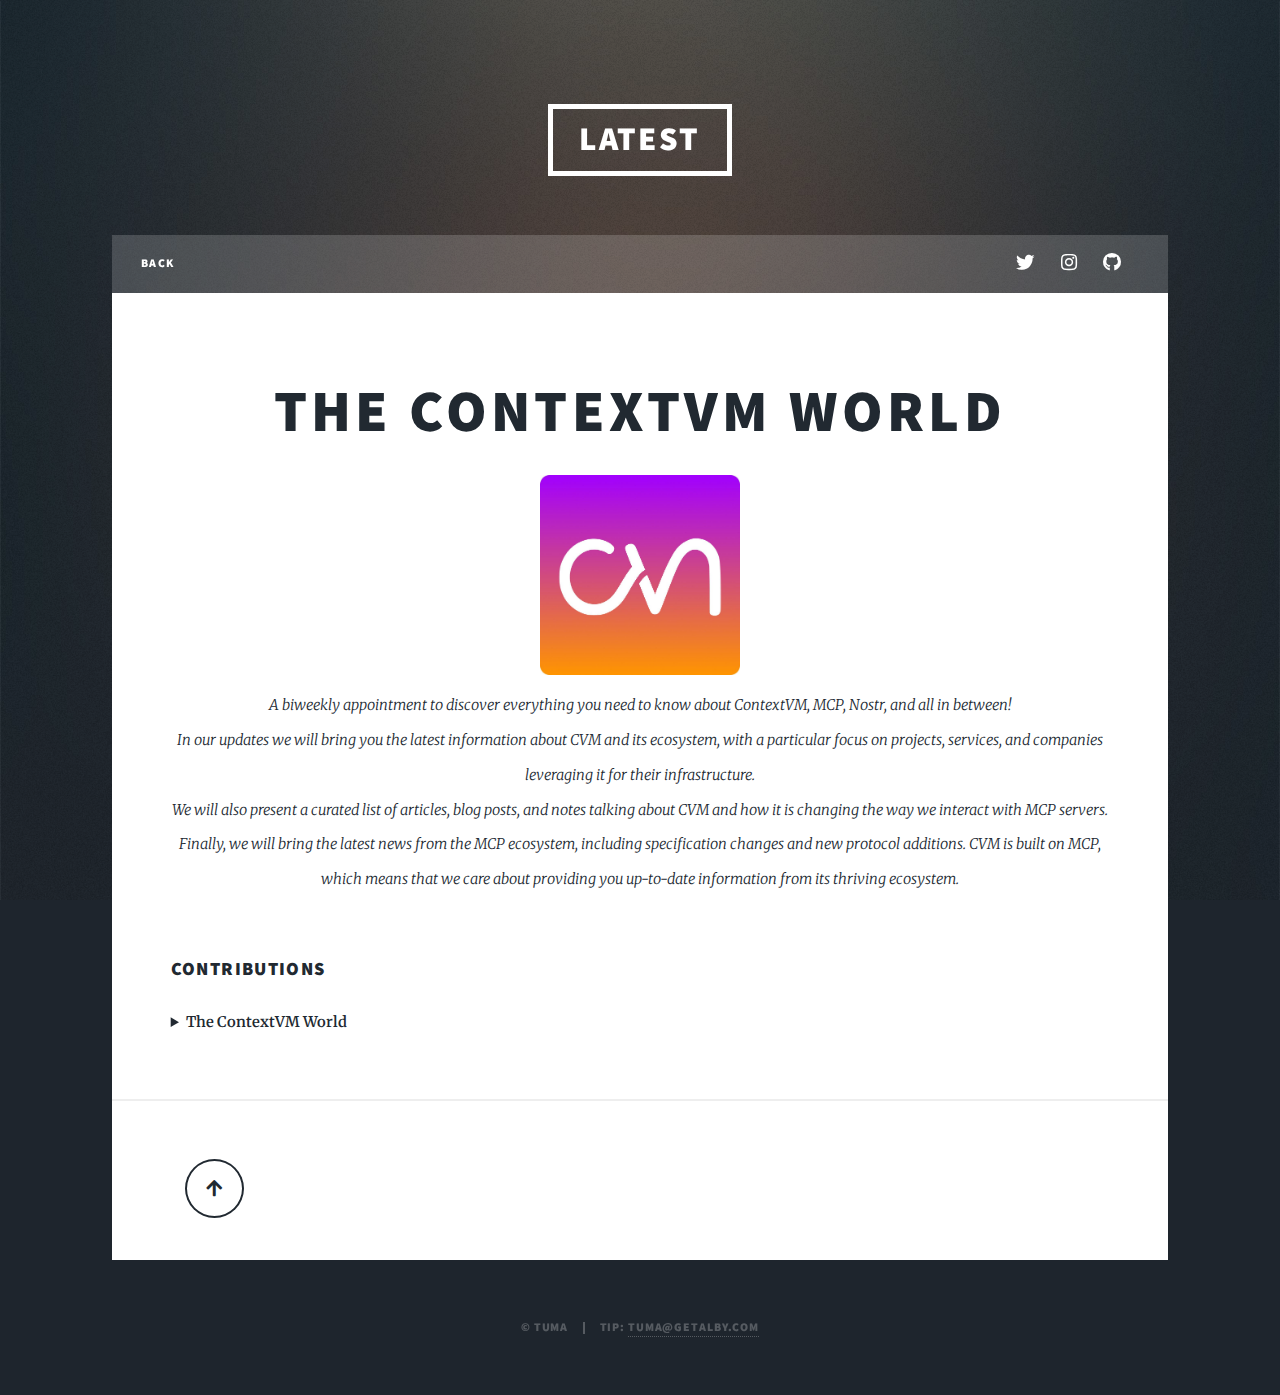
<file: cvm.html>
<!DOCTYPE HTML>
<!--
	Massively by HTML5 UP
	html5up.net | @ajlkn
	Free for personal and commercial use under the CCA 3.0 license (html5up.net/license)
-->
<html>
	<head>
		<title>The ContextVM World</title>
		<meta charset="utf-8" />
		<meta name="viewport" content="width=device-width, initial-scale=1, user-scalable=no" />
		<link rel="stylesheet" href="assets/css/main.css" />
		<noscript><link rel="stylesheet" href="assets/css/noscript.css" /></noscript>
	
		<style>
			.lwi-cvm {
				margin: 1rem 0;
			}

			.lwi-cvm summary {
				cursor: pointer;
				font-weight: 600;
				list-style: none;
			}

			.lwi-cvm summary::-webkit-details-marker {
				display: none;
			}

			.lwi-cvm summary::before {
				content: ' ▾';
				font-size: 0.9em;
				transition: transform 0.2s ease;
				display: inline-block;
			}

			.lwi-cvm[open] summary::before {
				transform: rotate(180deg);
			}

			.lwi-cvm ul {
				margin: 0.5rem 0 0;
				padding-left: 1.25rem;
			}
		</style>
	</head>
	<body class="is-preload">

		<!-- Wrapper -->
			<div id="wrapper">

				<!-- Header -->
					<header id="header">
						<a href="#latest" class="logo scrolly">Latest</a>
					</header>

				<!-- Nav -->
					<nav id="nav">
						<ul class="links">
							<li><a href="portfolio.html">Back</a></li>
						</ul>
						<ul class="icons">
							<li><a href="https://twitter.com/TumaBitcoiner" target="_blank" class="icon brands fa-twitter"><span class="label">Twitter</span></a></li>
							<li><a href="https://www.instagram.com/btcvarese" target="_blank" class="icon brands fa-instagram"><span class="label">Instagram</span></a></li>
							<li><a href="https://github.com/TumaBitcoiner" target="_blank" class="icon brands fa-github"><span class="label">GitHub</span></a></li>
							<li><a href="https://primal.net/p/npub1jeqhakwnjf3hp2y8gv8uly95d7asn64y3y0wex7usl5sye4s9f2sgznmal" target="_blank" class="icon brands fa-nostr"><img src="assets/icons/fa-nostr.svg" alt="Nostr"><span class="label">Nostr</span></a></li>
						</ul>
					</nav>
				<!-- Main -->
					<div id="main">

						<section class="post">
							<header class="major">
								<!-- <span class="date">April 25, 2017</span> -->
								<h1>The ContextVM World</h1>
								<img src="images/contrib/cvm.jpg" alt="CVM log" style="width:200px;"/>
								<p>
									A biweekly appointment to discover everything you need to know about ContextVM, MCP,
									Nostr, and all in between! </br>
									In our updates we will bring you the latest information about CVM and its ecosystem,
									with a particular focus on projects, services, and companies leveraging it for
									their infrastructure.</br>
									We will also present a curated list of articles, blog posts, and notes talking
									about CVM and how it is changing the way we interact with MCP servers.</br>
									Finally, we will bring the latest news from the MCP ecosystem, including
									specification changes and new protocol additions. CVM is built on MCP, which means
									that we care about providing you up-to-date information from its thriving ecosystem.
								</p>
							</header>
							<h3>Contributions</h3>
							<details class=".lwi-cvm">
								<summary><strong>The ContextVM World</strong></summary>
								<ul>
									<ul>
										<li id="latest"><a href="https://primal.net/a/naddr1qvzqqqr4gupzq6ehsrhjjuh885mshp9ru50842dwxjl5z2fcmnaan30k8v3pg9kgqq2nsdrhve4yxazpxdg8znt9dcmrynmvwc6hgnzgsn9" target="_blank">
											Ephemeral Is Better — The ContextVM World #3 🌍</a></li>
									</ul>
									<ul>
										<li><a href="https://primal.net/a/naddr1qvzqqqr4gupzq6ehsrhjjuh885mshp9ru50842dwxjl5z2fcmnaan30k8v3pg9kgqq9kxand94mk7unvvsknynm8d7e" target="_blank">
											The ContextVM World 🌍 — #2</a></li>
									</ul>
									<ul>
										<li><a href="https://primal.net/e/naddr1qvzqqqr4gupzq6ehsrhjjuh885mshp9ru50842dwxjl5z2fcmnaan30k8v3pg9kgqq2hg6r9943k7mn5v4u8gand94mk7unvvsknz85xeja" target="_blank">
											The ContextVM World 🌍 — #1</a></li>
									</ul>
								</ul>
							</details>
						</section>						
						<ul class="actions">
							<li><a href="#nav" class="button icon solid solo fa-arrow-up scrolly">Back to Top</a></li>
						</ul>

						<!-- <section id = "Merchants" class="main">
							<header class="major" align="center">
								<h1>
									Attività
								</h1>
								<p align="center">
									Di seguito, una lista delle attività che accettano bitcoin sul nostro territorio.
								</p>
							</header>
						</section> -->

						


						<!---<section class="posts">
							<article>
								<header>
									<span class="date">April 1, 2024</span>
									<h2><a href="#">In Costruzione</a></h2>
								</header>
								<a href="#" class="image fit"><img src="images/pic02.jpg" alt="" /></a>
								<p>Donec eget ex magna. Interdum et malesuada fames ac ante ipsum primis in faucibus. Pellentesque venenatis dolor imperdiet dolor mattis sagittis magna etiam.</p>
								<ul class="actions special">
									<li><a href="#" class="button">Full Story</a></li>
								</ul>
							</article>
							<article>
								<header>
									<span class="date">April 1, 2024</span>
									<h2><a href="#">In Costruzione</a></h2>
								</header>
								<a href="#" class="image fit"><img src="images/pic03.jpg" alt="" /></a>
								<p>Donec eget ex magna. Interdum et malesuada fames ac ante ipsum primis in faucibus. Pellentesque venenatis dolor imperdiet dolor mattis sagittis magna etiam.</p>
								<ul class="actions special">
									<li><a href="#" class="button">Full Story</a></li>
								</ul>
							</article>
						</section>
					-->
					</div>

				
				 <!-- Footer -->
				<!--	<footer id="footer">
						<section>
							<form method="post" action="#">
								<div class="fields">
									<div class="field">
										<label for="name">Name</label>
										<input type="text" name="name" id="name" />
									</div>
									<div class="field">
										<label for="email">Email</label>
										<input type="text" name="email" id="email" />
									</div>
									<div class="field">
										<label for="message">Message</label>
										<textarea name="message" id="message" rows="3"></textarea>
									</div>
								</div>
								<ul class="actions">
									<li><input type="submit" value="Send Message" /></li>
								</ul>
							</form>
						</section>
						<section class="split contact">
							<section class="alt">
								<h3>Address</h3>
								<p>1234 Somewhere Road #87257<br />
								Nashville, TN 00000-0000</p>
							</section>
							<section>
								<h3>Phone</h3>
								<p><a href="#">(000) 000-0000</a></p>
							</section>
							<section>
								<h3>Email</h3>
								<p><a href="#">info@untitled.tld</a></p>
							</section>
							<section>
								<h3>Social</h3>
								<ul class="icons alt">
									<li><a href="#" class="icon brands alt fa-twitter"><span class="label">Twitter</span></a></li>
									<li><a href="#" class="icon brands alt fa-facebook-f"><span class="label">Facebook</span></a></li>
									<li><a href="#" class="icon brands alt fa-instagram"><span class="label">Instagram</span></a></li>
									<li><a href="#" class="icon brands alt fa-github"><span class="label">GitHub</span></a></li>
								</ul>
							</section>
						</section>
					</footer> -->

				<!-- Copyright -->
					<div id="copyright">
						<ul><li>&copy; Tuma</li><li>Tip: <a href="https://getalby.com/p/tuma" target="_blank">tuma@getalby.com</a></li></ul>
					</div>

			</div>

		<!-- Scripts -->
			<script src="assets/js/jquery.min.js"></script>
			<script src="assets/js/jquery.scrollex.min.js"></script>
			<script src="assets/js/jquery.scrolly.min.js"></script>
			<script src="assets/js/browser.min.js"></script>
			<script src="assets/js/breakpoints.min.js"></script>
			<script src="assets/js/util.js"></script>
			<script src="assets/js/main.js"></script>

	</body>
</html>
</file>
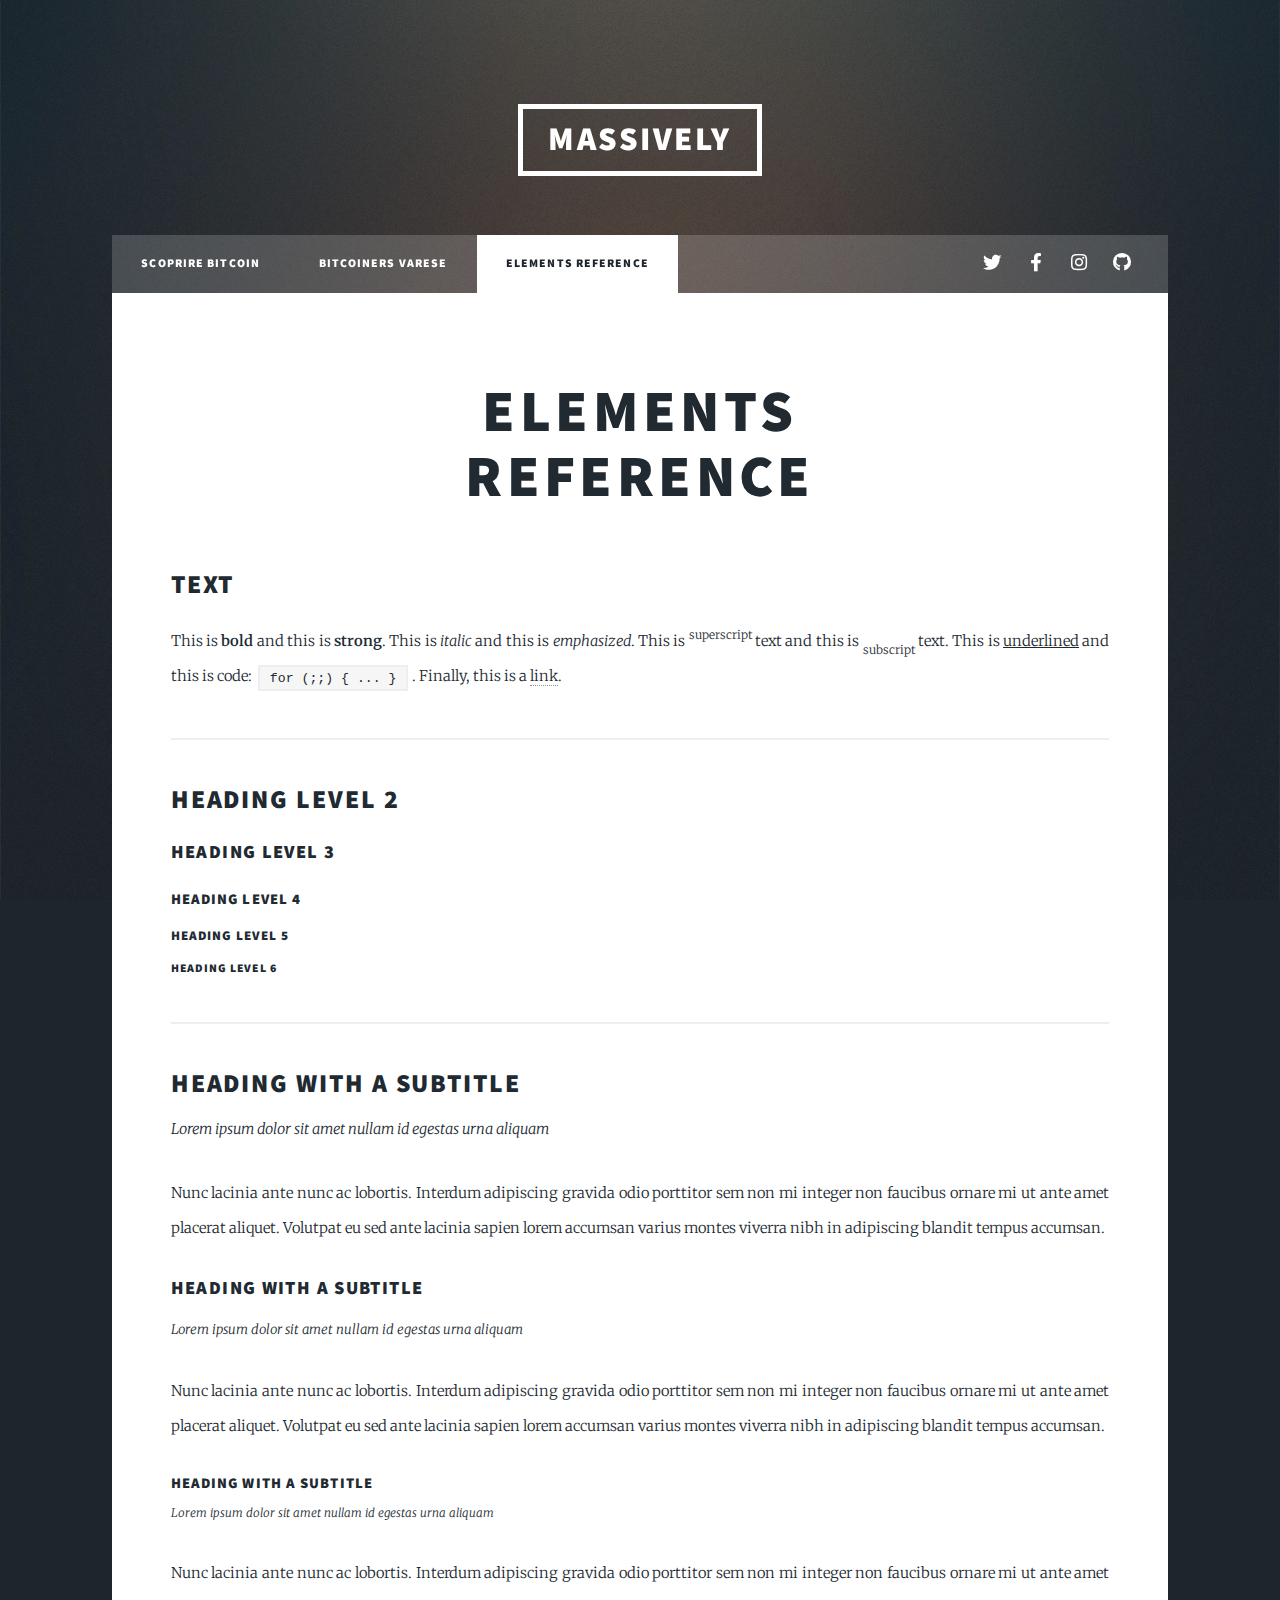
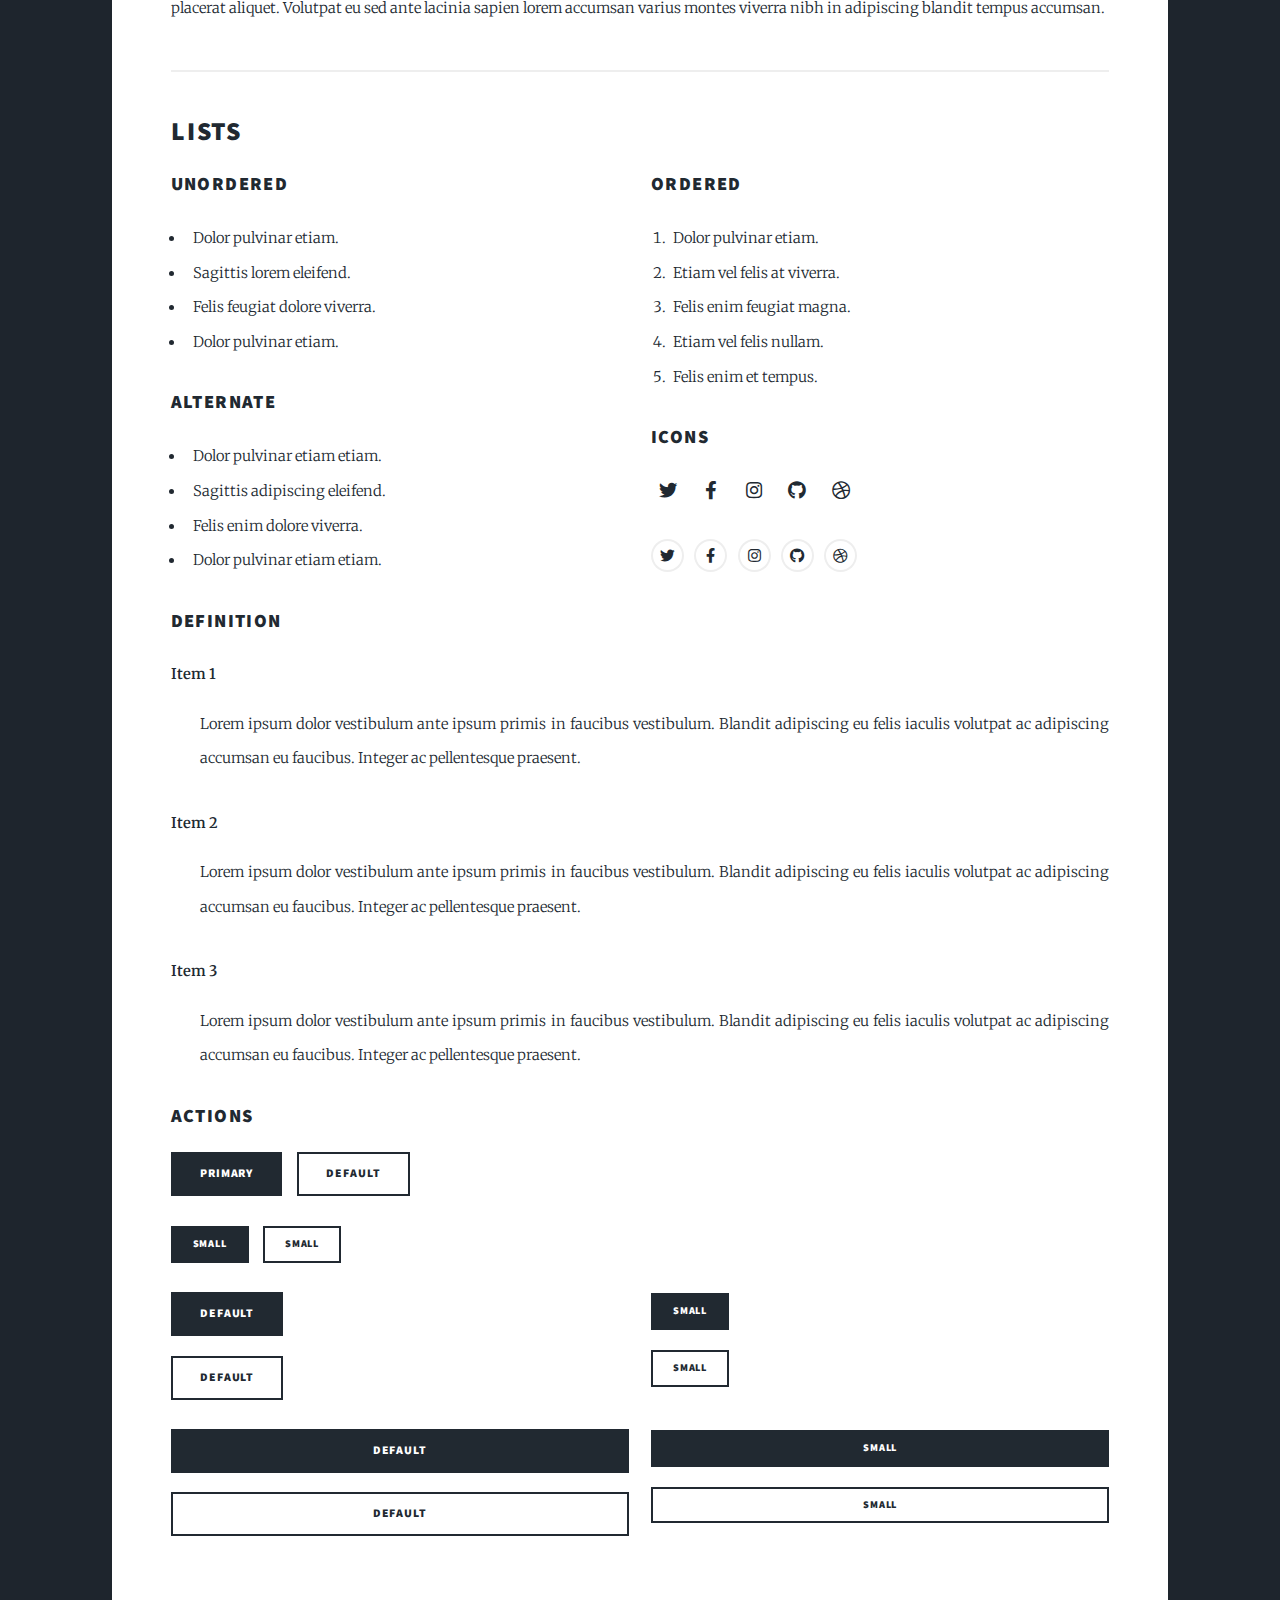
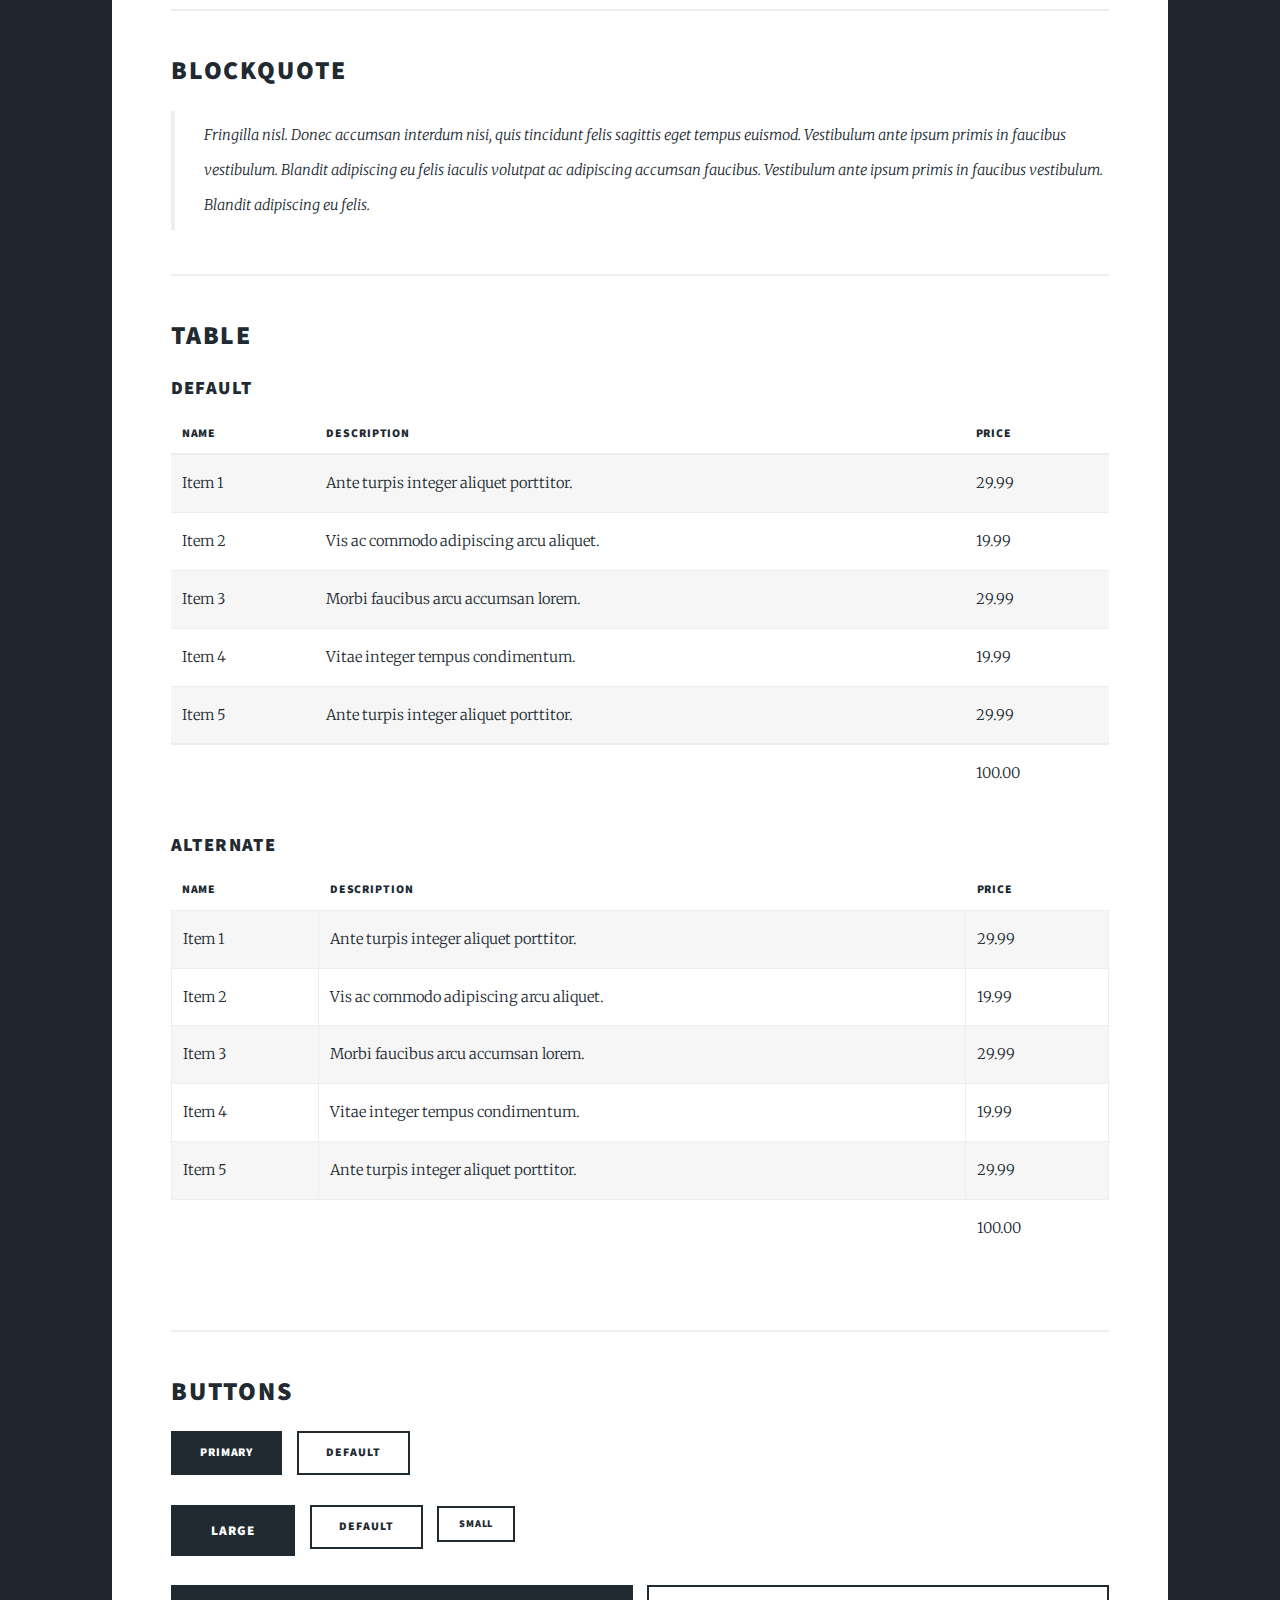
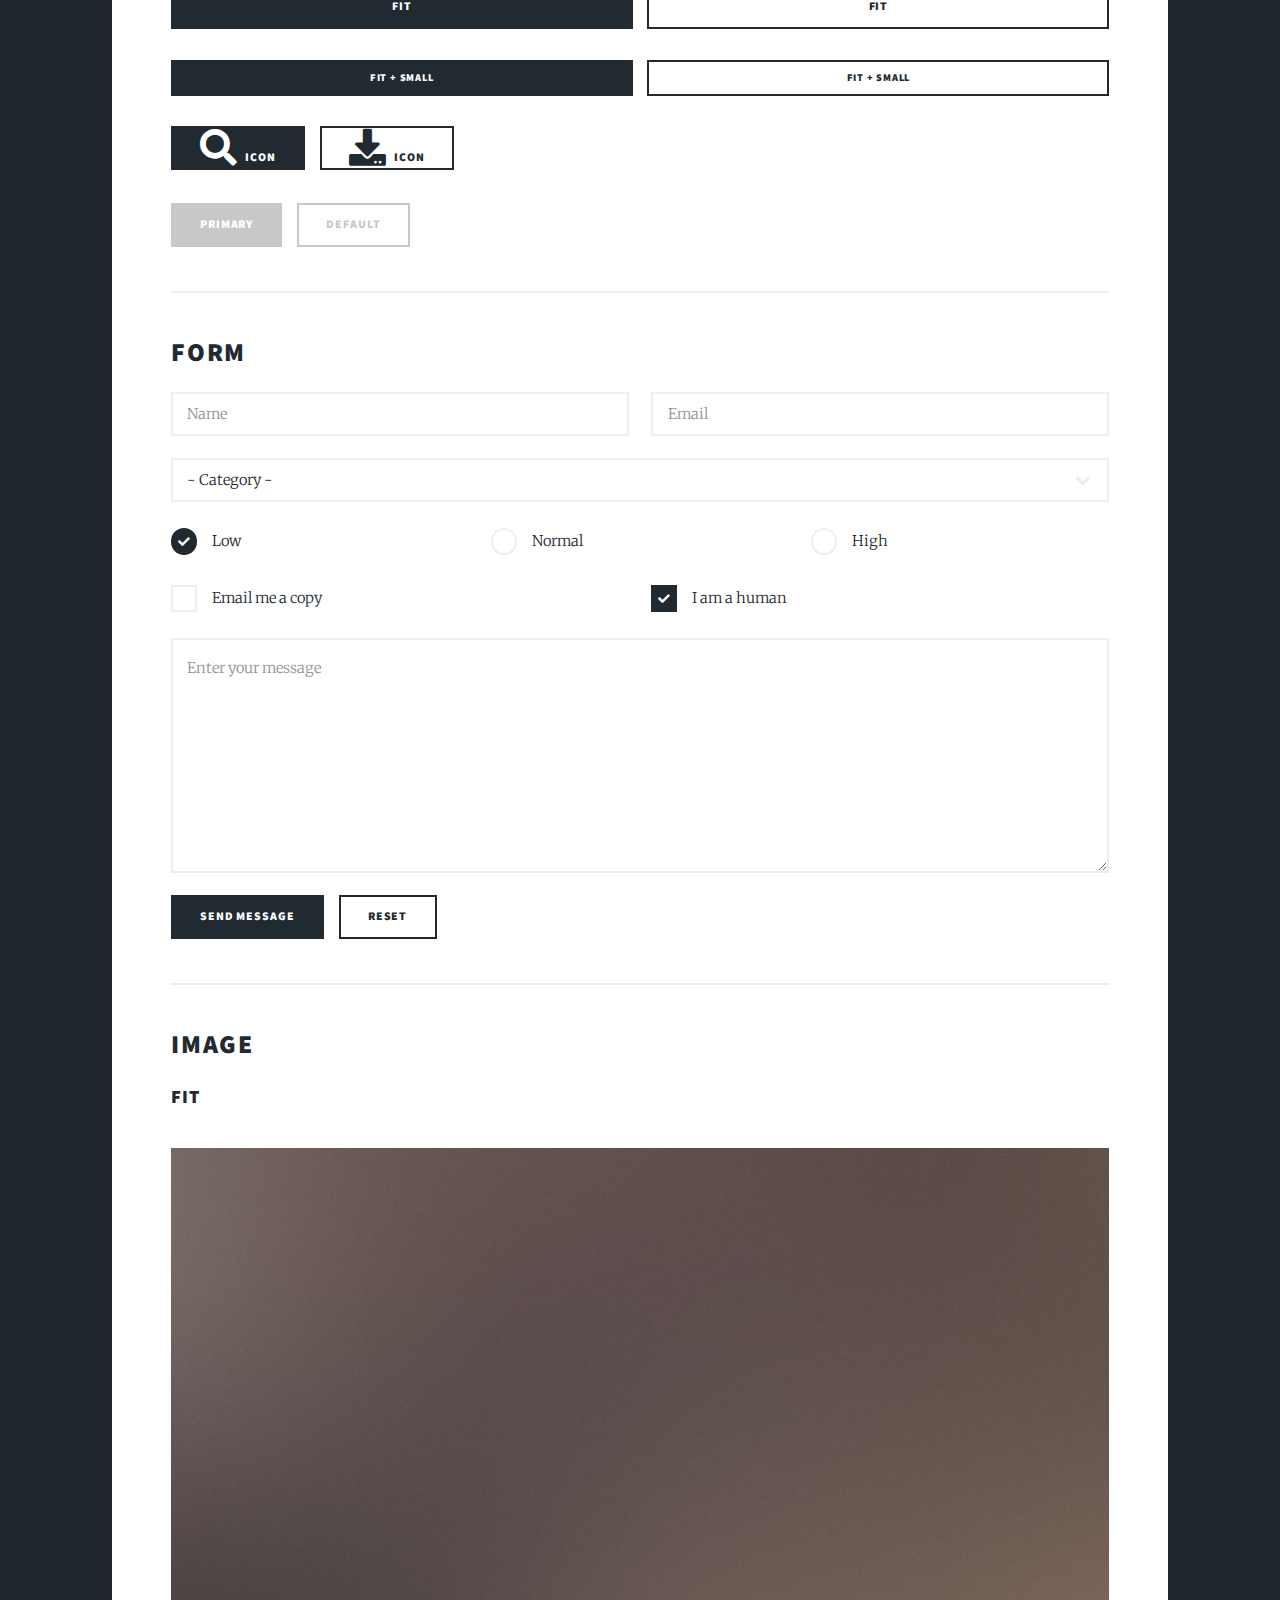
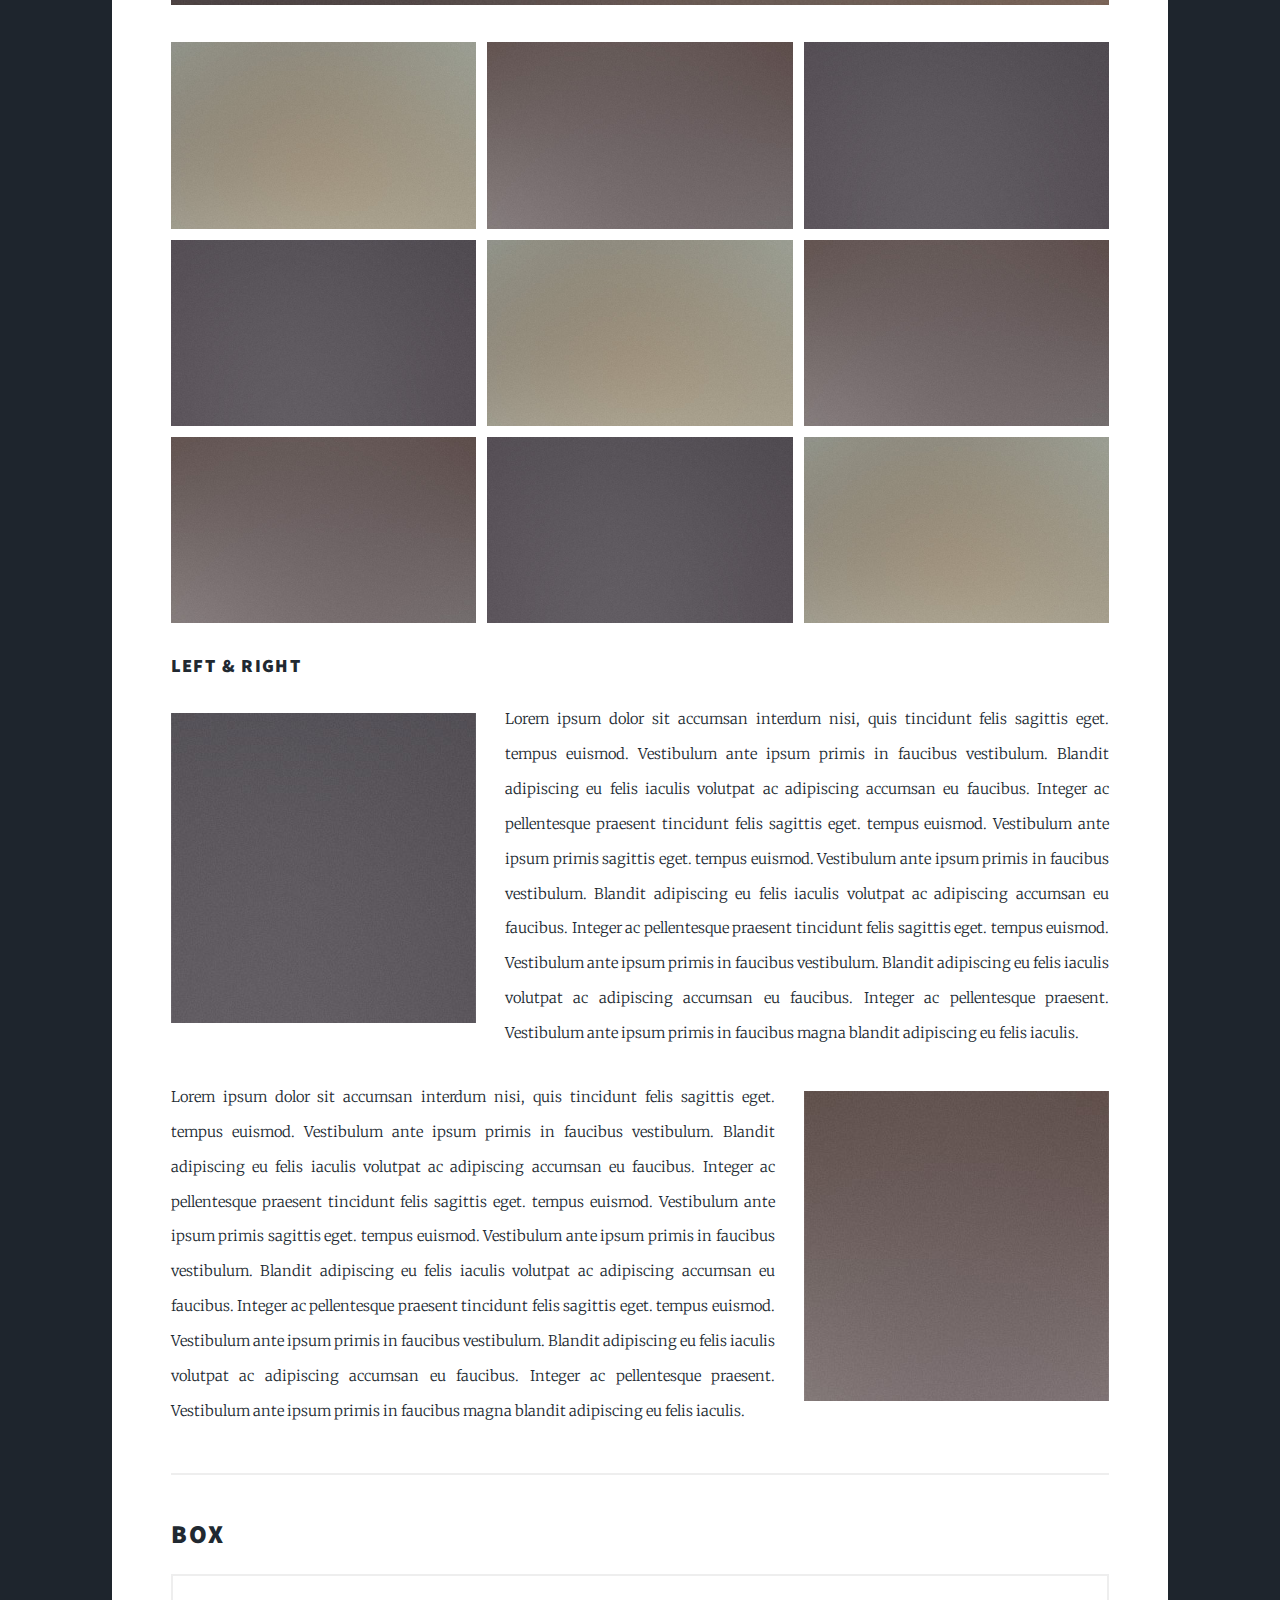
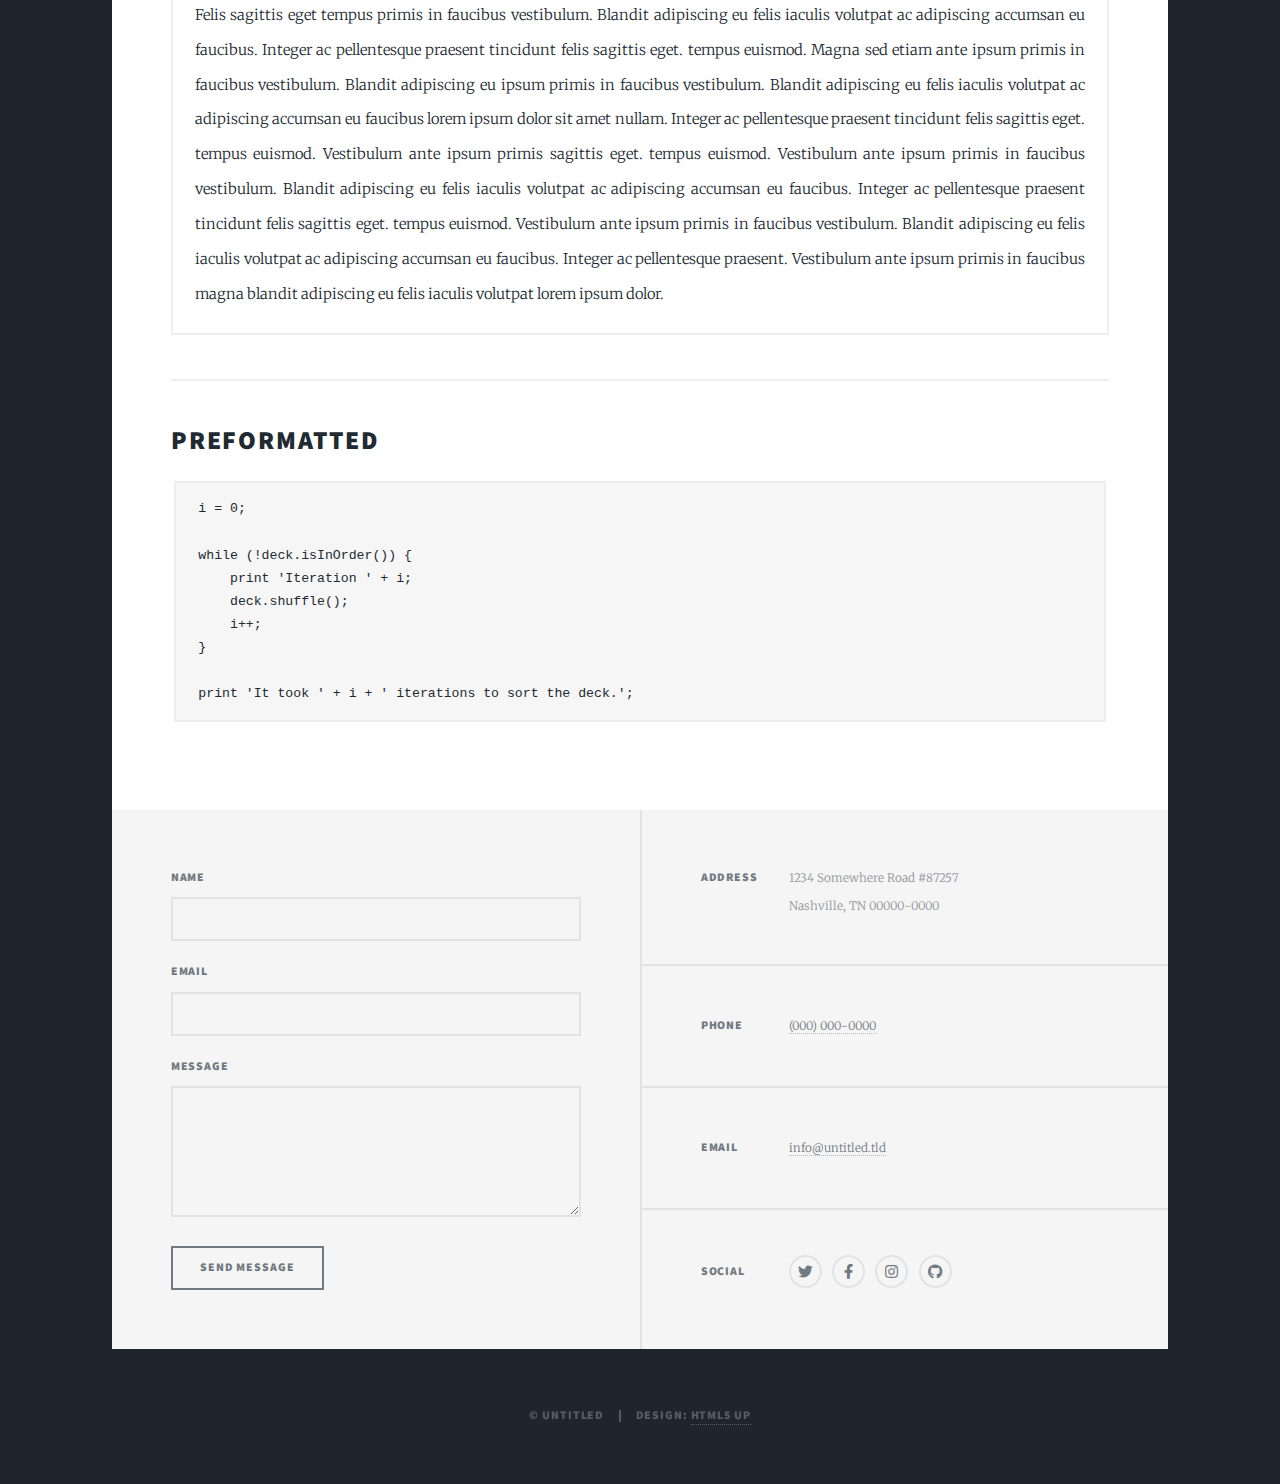
<file: elements.html>
<!DOCTYPE HTML>
<!--
	Massively by HTML5 UP
	html5up.net | @ajlkn
	Free for personal and commercial use under the CCA 3.0 license (html5up.net/license)
-->
<html>
	<head>
		<title>Elements Reference - Massively by HTML5 UP</title>
		<meta charset="utf-8" />
		<meta name="viewport" content="width=device-width, initial-scale=1, user-scalable=no" />
		<link rel="stylesheet" href="assets/css/main.css" />
		<noscript><link rel="stylesheet" href="assets/css/noscript.css" /></noscript>
	</head>
	<body class="is-preload">

		<!-- Wrapper -->
			<div id="wrapper">

				<!-- Header -->
					<header id="header">
						<a href="index.html" class="logo">Massively</a>
					</header>

				<!-- Nav -->
					<nav id="nav">
						<ul class="links">
							<li><a href="index.html">Scoprire Bitcoin</a></li>
							<li><a href="bitcoinersVarese.html">Bitcoiners Varese</a></li>
							<li class="active"><a href="elements.html">Elements Reference</a></li>
						</ul>
						<ul class="icons">
							<li><a href="#" class="icon brands fa-twitter"><span class="label">Twitter</span></a></li>
							<li><a href="#" class="icon brands fa-facebook-f"><span class="label">Facebook</span></a></li>
							<li><a href="#" class="icon brands fa-instagram"><span class="label">Instagram</span></a></li>
							<li><a href="#" class="icon brands fa-github"><span class="label">GitHub</span></a></li>
						</ul>
					</nav>

				<!-- Main -->
					<div id="main">

						<!-- Post -->
							<section class="post">
								<header class="major">
									<h1>Elements<br />
									Reference</h1>
								</header>

								<!-- Text stuff -->
									<h2>Text</h2>
									<p>This is <b>bold</b> and this is <strong>strong</strong>. This is <i>italic</i> and this is <em>emphasized</em>.
									This is <sup>superscript</sup> text and this is <sub>subscript</sub> text.
									This is <u>underlined</u> and this is code: <code>for (;;) { ... }</code>.
									Finally, this is a <a href="#">link</a>.</p>
									<hr />
									<h2>Heading Level 2</h2>
									<h3>Heading Level 3</h3>
									<h4>Heading Level 4</h4>
									<h5>Heading Level 5</h5>
									<h6>Heading Level 6</h6>
									<hr />
									<header>
										<h2>Heading with a Subtitle</h2>
										<p>Lorem ipsum dolor sit amet nullam id egestas urna aliquam</p>
									</header>
									<p>Nunc lacinia ante nunc ac lobortis. Interdum adipiscing gravida odio porttitor sem non mi integer non faucibus ornare mi ut ante amet placerat aliquet. Volutpat eu sed ante lacinia sapien lorem accumsan varius montes viverra nibh in adipiscing blandit tempus accumsan.</p>
									<header>
										<h3>Heading with a Subtitle</h3>
										<p>Lorem ipsum dolor sit amet nullam id egestas urna aliquam</p>
									</header>
									<p>Nunc lacinia ante nunc ac lobortis. Interdum adipiscing gravida odio porttitor sem non mi integer non faucibus ornare mi ut ante amet placerat aliquet. Volutpat eu sed ante lacinia sapien lorem accumsan varius montes viverra nibh in adipiscing blandit tempus accumsan.</p>
									<header>
										<h4>Heading with a Subtitle</h4>
										<p>Lorem ipsum dolor sit amet nullam id egestas urna aliquam</p>
									</header>
									<p>Nunc lacinia ante nunc ac lobortis. Interdum adipiscing gravida odio porttitor sem non mi integer non faucibus ornare mi ut ante amet placerat aliquet. Volutpat eu sed ante lacinia sapien lorem accumsan varius montes viverra nibh in adipiscing blandit tempus accumsan.</p>

									<hr />

								<!-- Lists -->
									<h2>Lists</h2>
									<div class="row">
										<div class="col-6 col-12-small">

											<h3>Unordered</h3>
											<ul>
												<li>Dolor pulvinar etiam.</li>
												<li>Sagittis lorem eleifend.</li>
												<li>Felis feugiat dolore viverra.</li>
												<li>Dolor pulvinar etiam.</li>
											</ul>

											<h3>Alternate</h3>
											<ul class="alt">
												<li>Dolor pulvinar etiam etiam.</li>
												<li>Sagittis adipiscing eleifend.</li>
												<li>Felis enim dolore viverra.</li>
												<li>Dolor pulvinar etiam etiam.</li>
											</ul>

										</div>
										<div class="col-6 col-12-small">

											<h3>Ordered</h3>
											<ol>
												<li>Dolor pulvinar etiam.</li>
												<li>Etiam vel felis at viverra.</li>
												<li>Felis enim feugiat magna.</li>
												<li>Etiam vel felis nullam.</li>
												<li>Felis enim et tempus.</li>
											</ol>

											<h3>Icons</h3>
											<ul class="icons">
												<li><a href="#" class="icon brands fa-twitter"><span class="label">Twitter</span></a></li>
												<li><a href="#" class="icon brands fa-facebook-f"><span class="label">Facebook</span></a></li>
												<li><a href="#" class="icon brands fa-instagram"><span class="label">Instagram</span></a></li>
												<li><a href="#" class="icon brands fa-github"><span class="label">Github</span></a></li>
												<li><a href="#" class="icon brands fa-dribbble"><span class="label">Dribbble</span></a></li>
											</ul>
											<ul class="icons alt">
												<li><a href="#" class="icon brands alt fa-twitter"><span class="label">Twitter</span></a></li>
												<li><a href="#" class="icon brands alt fa-facebook-f"><span class="label">Facebook</span></a></li>
												<li><a href="#" class="icon brands alt fa-instagram"><span class="label">Instagram</span></a></li>
												<li><a href="#" class="icon brands alt fa-github"><span class="label">Github</span></a></li>
												<li><a href="#" class="icon brands alt fa-dribbble"><span class="label">Dribbble</span></a></li>
											</ul>

										</div>
									</div>
									<h3>Definition</h3>
									<dl>
										<dt>Item 1</dt>
										<dd>
											<p>Lorem ipsum dolor vestibulum ante ipsum primis in faucibus vestibulum. Blandit adipiscing eu felis iaculis volutpat ac adipiscing accumsan eu faucibus. Integer ac pellentesque praesent.</p>
										</dd>
										<dt>Item 2</dt>
										<dd>
											<p>Lorem ipsum dolor vestibulum ante ipsum primis in faucibus vestibulum. Blandit adipiscing eu felis iaculis volutpat ac adipiscing accumsan eu faucibus. Integer ac pellentesque praesent.</p>
										</dd>
										<dt>Item 3</dt>
										<dd>
											<p>Lorem ipsum dolor vestibulum ante ipsum primis in faucibus vestibulum. Blandit adipiscing eu felis iaculis volutpat ac adipiscing accumsan eu faucibus. Integer ac pellentesque praesent.</p>
										</dd>
									</dl>

									<h3>Actions</h3>
									<ul class="actions">
										<li><a href="#" class="button primary">Primary</a></li>
										<li><a href="#" class="button">Default</a></li>
									</ul>
									<ul class="actions small">
										<li><a href="#" class="button primary small">Small</a></li>
										<li><a href="#" class="button small">Small</a></li>
									</ul>
									<div class="row">
										<div class="col-6 col-12-small">
											<ul class="actions stacked">
												<li><a href="#" class="button primary">Default</a></li>
												<li><a href="#" class="button">Default</a></li>
											</ul>
										</div>
										<div class="col-6 col-12-small">
											<ul class="actions stacked">
												<li><a href="#" class="button primary small">Small</a></li>
												<li><a href="#" class="button small">Small</a></li>
											</ul>
										</div>
									</div>
									<div class="row">
										<div class="col-6 col-12-small">
											<ul class="actions stacked">
												<li><a href="#" class="button primary fit">Default</a></li>
												<li><a href="#" class="button fit">Default</a></li>
											</ul>
										</div>
										<div class="col-6 col-12-small">
											<ul class="actions stacked">
												<li><a href="#" class="button primary small fit">Small</a></li>
												<li><a href="#" class="button small fit">Small</a></li>
											</ul>
										</div>
									</div>

									<hr />

								<!-- Blockquote -->
									<h2>Blockquote</h2>
									<blockquote>Fringilla nisl. Donec accumsan interdum nisi, quis tincidunt felis sagittis eget tempus euismod. Vestibulum ante ipsum primis in faucibus vestibulum. Blandit adipiscing eu felis iaculis volutpat ac adipiscing accumsan faucibus. Vestibulum ante ipsum primis in faucibus vestibulum. Blandit adipiscing eu felis.</blockquote>

									<hr />

								<!-- Table -->
									<h2>Table</h2>

									<h3>Default</h3>
									<div class="table-wrapper">
										<table>
											<thead>
												<tr>
													<th>Name</th>
													<th>Description</th>
													<th>Price</th>
												</tr>
											</thead>
											<tbody>
												<tr>
													<td>Item 1</td>
													<td>Ante turpis integer aliquet porttitor.</td>
													<td>29.99</td>
												</tr>
												<tr>
													<td>Item 2</td>
													<td>Vis ac commodo adipiscing arcu aliquet.</td>
													<td>19.99</td>
												</tr>
												<tr>
													<td>Item 3</td>
													<td> Morbi faucibus arcu accumsan lorem.</td>
													<td>29.99</td>
												</tr>
												<tr>
													<td>Item 4</td>
													<td>Vitae integer tempus condimentum.</td>
													<td>19.99</td>
												</tr>
												<tr>
													<td>Item 5</td>
													<td>Ante turpis integer aliquet porttitor.</td>
													<td>29.99</td>
												</tr>
											</tbody>
											<tfoot>
												<tr>
													<td colspan="2"></td>
													<td>100.00</td>
												</tr>
											</tfoot>
										</table>
									</div>

									<h3>Alternate</h3>
									<div class="table-wrapper">
										<table class="alt">
											<thead>
												<tr>
													<th>Name</th>
													<th>Description</th>
													<th>Price</th>
												</tr>
											</thead>
											<tbody>
												<tr>
													<td>Item 1</td>
													<td>Ante turpis integer aliquet porttitor.</td>
													<td>29.99</td>
												</tr>
												<tr>
													<td>Item 2</td>
													<td>Vis ac commodo adipiscing arcu aliquet.</td>
													<td>19.99</td>
												</tr>
												<tr>
													<td>Item 3</td>
													<td> Morbi faucibus arcu accumsan lorem.</td>
													<td>29.99</td>
												</tr>
												<tr>
													<td>Item 4</td>
													<td>Vitae integer tempus condimentum.</td>
													<td>19.99</td>
												</tr>
												<tr>
													<td>Item 5</td>
													<td>Ante turpis integer aliquet porttitor.</td>
													<td>29.99</td>
												</tr>
											</tbody>
											<tfoot>
												<tr>
													<td colspan="2"></td>
													<td>100.00</td>
												</tr>
											</tfoot>
										</table>
									</div>

									<hr />

								<!-- Buttons -->
									<h2>Buttons</h2>
									<ul class="actions">
										<li><a href="#" class="button primary">Primary</a></li>
										<li><a href="#" class="button">Default</a></li>
									</ul>
									<ul class="actions">
										<li><a href="#" class="button primary large">Large</a></li>
										<li><a href="#" class="button">Default</a></li>
										<li><a href="#" class="button small">Small</a></li>
									</ul>
									<ul class="actions fit">
										<li><a href="#" class="button primary fit">Fit</a></li>
										<li><a href="#" class="button fit">Fit</a></li>
									</ul>
									<ul class="actions fit small">
										<li><a href="#" class="button primary fit small">Fit + Small</a></li>
										<li><a href="#" class="button fit small">Fit + Small</a></li>
									</ul>
									<ul class="actions">
										<li><a href="#" class="button primary icon solid fa-search">Icon</a></li>
										<li><a href="#" class="button icon solid fa-download">Icon</a></li>
									</ul>
									<ul class="actions">
										<li><span class="button primary disabled">Primary</span></li>
										<li><span class="button disabled">Default</span></li>
									</ul>

									<hr />

								<!-- Form -->
									<h2>Form</h2>

									<form method="post" action="#">
										<div class="row gtr-uniform">
											<div class="col-6 col-12-xsmall">
												<input type="text" name="demo-name" id="demo-name" value="" placeholder="Name" />
											</div>
											<div class="col-6 col-12-xsmall">
												<input type="email" name="demo-email" id="demo-email" value="" placeholder="Email" />
											</div>
											<!-- Break -->
											<div class="col-12">
												<select name="demo-category" id="demo-category">
													<option value="">- Category -</option>
													<option value="1">Manufacturing</option>
													<option value="1">Shipping</option>
													<option value="1">Administration</option>
													<option value="1">Human Resources</option>
												</select>
											</div>
											<!-- Break -->
											<div class="col-4 col-12-small">
												<input type="radio" id="demo-priority-low" name="demo-priority" checked>
												<label for="demo-priority-low">Low</label>
											</div>
											<div class="col-4 col-12-small">
												<input type="radio" id="demo-priority-normal" name="demo-priority">
												<label for="demo-priority-normal">Normal</label>
											</div>
											<div class="col-4 col-12-small">
												<input type="radio" id="demo-priority-high" name="demo-priority">
												<label for="demo-priority-high">High</label>
											</div>
											<!-- Break -->
											<div class="col-6 col-12-small">
												<input type="checkbox" id="demo-copy" name="demo-copy">
												<label for="demo-copy">Email me a copy</label>
											</div>
											<div class="col-6 col-12-small">
												<input type="checkbox" id="demo-human" name="demo-human" checked>
												<label for="demo-human">I am a human</label>
											</div>
											<!-- Break -->
											<div class="col-12">
												<textarea name="demo-message" id="demo-message" placeholder="Enter your message" rows="6"></textarea>
											</div>
											<!-- Break -->
											<div class="col-12">
												<ul class="actions">
													<li><input type="submit" value="Send Message" class="primary" /></li>
													<li><input type="reset" value="Reset" /></li>
												</ul>
											</div>
										</div>
									</form>

									<hr />

								<!-- Image -->
									<h2>Image</h2>

									<h3>Fit</h3>
									<span class="image fit"><img src="images/pic01.jpg" alt="" /></span>
									<div class="box alt">
										<div class="row gtr-50 gtr-uniform">
											<div class="col-4"><span class="image fit"><img src="images/pic02.jpg" alt="" /></span></div>
											<div class="col-4"><span class="image fit"><img src="images/pic03.jpg" alt="" /></span></div>
											<div class="col-4"><span class="image fit"><img src="images/pic04.jpg" alt="" /></span></div>
											<!-- Break -->
											<div class="col-4"><span class="image fit"><img src="images/pic04.jpg" alt="" /></span></div>
											<div class="col-4"><span class="image fit"><img src="images/pic02.jpg" alt="" /></span></div>
											<div class="col-4"><span class="image fit"><img src="images/pic03.jpg" alt="" /></span></div>
											<!-- Break -->
											<div class="col-4"><span class="image fit"><img src="images/pic03.jpg" alt="" /></span></div>
											<div class="col-4"><span class="image fit"><img src="images/pic04.jpg" alt="" /></span></div>
											<div class="col-4"><span class="image fit"><img src="images/pic02.jpg" alt="" /></span></div>
										</div>
									</div>

									<h3>Left &amp; Right</h3>
									<p><span class="image left"><img src="images/pic08.jpg" alt="" /></span>Lorem ipsum dolor sit accumsan interdum nisi, quis tincidunt felis sagittis eget. tempus euismod. Vestibulum ante ipsum primis in faucibus vestibulum. Blandit adipiscing eu felis iaculis volutpat ac adipiscing accumsan eu faucibus. Integer ac pellentesque praesent tincidunt felis sagittis eget. tempus euismod. Vestibulum ante ipsum primis sagittis eget. tempus euismod. Vestibulum ante ipsum primis in faucibus vestibulum. Blandit adipiscing eu felis iaculis volutpat ac adipiscing accumsan eu faucibus. Integer ac pellentesque praesent tincidunt felis sagittis eget. tempus euismod. Vestibulum ante ipsum primis in faucibus vestibulum. Blandit adipiscing eu felis iaculis volutpat ac adipiscing accumsan eu faucibus. Integer ac pellentesque praesent. Vestibulum ante ipsum primis in faucibus magna blandit adipiscing eu felis iaculis.</p>
									<p><span class="image right"><img src="images/pic09.jpg" alt="" /></span>Lorem ipsum dolor sit accumsan interdum nisi, quis tincidunt felis sagittis eget. tempus euismod. Vestibulum ante ipsum primis in faucibus vestibulum. Blandit adipiscing eu felis iaculis volutpat ac adipiscing accumsan eu faucibus. Integer ac pellentesque praesent tincidunt felis sagittis eget. tempus euismod. Vestibulum ante ipsum primis sagittis eget. tempus euismod. Vestibulum ante ipsum primis in faucibus vestibulum. Blandit adipiscing eu felis iaculis volutpat ac adipiscing accumsan eu faucibus. Integer ac pellentesque praesent tincidunt felis sagittis eget. tempus euismod. Vestibulum ante ipsum primis in faucibus vestibulum. Blandit adipiscing eu felis iaculis volutpat ac adipiscing accumsan eu faucibus. Integer ac pellentesque praesent. Vestibulum ante ipsum primis in faucibus magna blandit adipiscing eu felis iaculis.</p>

									<hr />

								<!-- Box -->
									<h2>Box</h2>
									<div class="box">
										<p>Felis sagittis eget tempus primis in faucibus vestibulum. Blandit adipiscing eu felis iaculis volutpat ac adipiscing accumsan eu faucibus. Integer ac pellentesque praesent tincidunt felis sagittis eget. tempus euismod. Magna sed etiam ante ipsum primis in faucibus vestibulum. Blandit adipiscing eu ipsum primis in faucibus vestibulum. Blandit adipiscing eu felis iaculis volutpat ac adipiscing accumsan eu faucibus lorem ipsum dolor sit amet nullam. Integer ac pellentesque praesent tincidunt felis sagittis eget. tempus euismod. Vestibulum ante ipsum primis sagittis eget. tempus euismod. Vestibulum ante ipsum primis in faucibus vestibulum. Blandit adipiscing eu felis iaculis volutpat ac adipiscing accumsan eu faucibus. Integer ac pellentesque praesent tincidunt felis sagittis eget. tempus euismod. Vestibulum ante ipsum primis in faucibus vestibulum. Blandit adipiscing eu felis iaculis volutpat ac adipiscing accumsan eu faucibus. Integer ac pellentesque praesent. Vestibulum ante ipsum primis in faucibus magna blandit adipiscing eu felis iaculis volutpat lorem ipsum dolor.</p>
									</div>

									<hr />

								<!-- Preformatted Code -->
									<h2>Preformatted</h2>
									<pre><code>i = 0;

while (!deck.isInOrder()) {
    print 'Iteration ' + i;
    deck.shuffle();
    i++;
}

print 'It took ' + i + ' iterations to sort the deck.';
</code></pre>

							</section>

					</div>

				<!-- Footer -->
					<footer id="footer">
						<section>
							<form method="post" action="#">
								<div class="fields">
									<div class="field">
										<label for="name">Name</label>
										<input type="text" name="name" id="name" />
									</div>
									<div class="field">
										<label for="email">Email</label>
										<input type="text" name="email" id="email" />
									</div>
									<div class="field">
										<label for="message">Message</label>
										<textarea name="message" id="message" rows="3"></textarea>
									</div>
								</div>
								<ul class="actions">
									<li><input type="submit" value="Send Message" /></li>
								</ul>
							</form>
						</section>
						<section class="split contact">
							<section class="alt">
								<h3>Address</h3>
								<p>1234 Somewhere Road #87257<br />
								Nashville, TN 00000-0000</p>
							</section>
							<section>
								<h3>Phone</h3>
								<p><a href="#">(000) 000-0000</a></p>
							</section>
							<section>
								<h3>Email</h3>
								<p><a href="#">info@untitled.tld</a></p>
							</section>
							<section>
								<h3>Social</h3>
								<ul class="icons alt">
									<li><a href="#" class="icon brands alt fa-twitter"><span class="label">Twitter</span></a></li>
									<li><a href="#" class="icon brands alt fa-facebook-f"><span class="label">Facebook</span></a></li>
									<li><a href="#" class="icon brands alt fa-instagram"><span class="label">Instagram</span></a></li>
									<li><a href="#" class="icon brands alt fa-github"><span class="label">GitHub</span></a></li>
								</ul>
							</section>
						</section>
					</footer>

				<!-- Copyright -->
					<div id="copyright">
						<ul><li>&copy; Untitled</li><li>Design: <a href="https://html5up.net">HTML5 UP</a></li></ul>
					</div>

			</div>

		<!-- Scripts -->
			<script src="assets/js/jquery.min.js"></script>
			<script src="assets/js/jquery.scrollex.min.js"></script>
			<script src="assets/js/jquery.scrolly.min.js"></script>
			<script src="assets/js/browser.min.js"></script>
			<script src="assets/js/breakpoints.min.js"></script>
			<script src="assets/js/util.js"></script>
			<script src="assets/js/main.js"></script>

	</body>
</html>
</file>
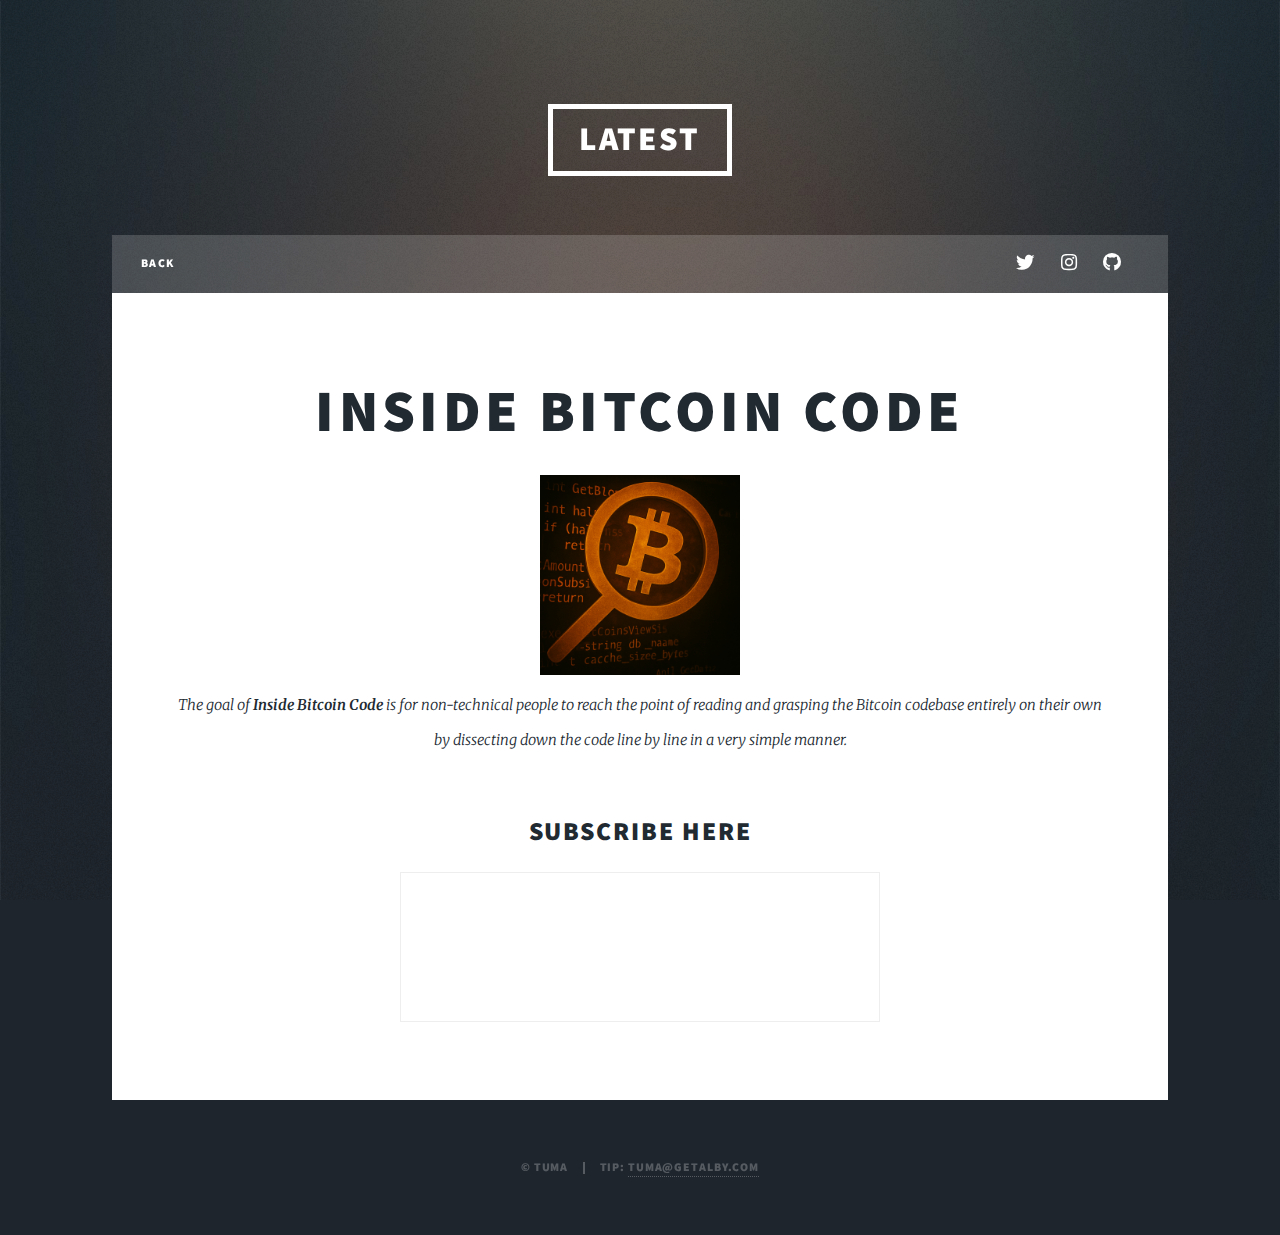
<file: ibc.html>
<!DOCTYPE HTML>
<!--
	Massively by HTML5 UP
	html5up.net | @ajlkn
	Free for personal and commercial use under the CCA 3.0 license (html5up.net/license)
-->
<html>
	<head>
		<title>Inside Bitcoin Code</title>
		<meta charset="utf-8" />
		<meta name="viewport" content="width=device-width, initial-scale=1, user-scalable=no" />
		<link rel="stylesheet" href="assets/css/main.css" />
		<noscript><link rel="stylesheet" href="assets/css/noscript.css" /></noscript>
	
	</head>
	<body class="is-preload">

		<!-- Wrapper -->
			<div id="wrapper">

				<!-- Header -->
					<header id="header">
						<a href="#latest" class="logo scrolly">Latest</a>
					</header>

				<!-- Nav -->
					<nav id="nav">
						<ul class="links">
							<li><a href="portfolio.html">Back</a></li>
						</ul>
						<ul class="icons">
							<li><a href="https://twitter.com/TumaBitcoiner" target="_blank" class="icon brands fa-twitter"><span class="label">Twitter</span></a></li>
							<li><a href="https://www.instagram.com/btcvarese" target="_blank" class="icon brands fa-instagram"><span class="label">Instagram</span></a></li>
							<li><a href="https://github.com/TumaBitcoiner" target="_blank" class="icon brands fa-github"><span class="label">GitHub</span></a></li>
							<li><a href="https://primal.net/p/npub1jeqhakwnjf3hp2y8gv8uly95d7asn64y3y0wex7usl5sye4s9f2sgznmal" target="_blank" class="icon brands fa-nostr"><img src="assets/icons/fa-nostr.svg" alt="Nostr"><span class="label">Nostr</span></a></li>
						</ul>
					</nav>
				<!-- Main -->
					<div id="main">

						<section class="post">
							<header class="major">
								<!-- <span class="date">April 25, 2017</span> -->
								<h1>Inside Bitcoin Code</h1>
								<img src="images/contrib/ibc.png" alt="IBC Logo" style="width:200px;"/>
								<p>
									The goal of <strong>Inside Bitcoin Code</strong> is for non-technical people
									to reach the point of reading and grasping the Bitcoin codebase entirely on their own
									by dissecting down the code line by line in a very simple manner.
								</p>
							</header>
							<!-- <h3>Contributions</h3>
							<dl>
								<dt id="latest">Bitcoin Optech Newsletter #388</dt>
								<dd>
									<ul>
										<li><a href="https://bitcoinops.org/en/newsletters/2026/01/16/#an-overview-of-incremental-mutation-testing-in-bitcoin-core" target="_blank">An overview of incremental mutation testing in Bitcoin Core</a></li>
									</ul>								
								</dd>
								<dt>Bitcoin Optech Newsletter #387</dt>
								<dd>
									<ul>
										<li><a href="https://bitcoinops.org/en/newsletters/2026/01/09/#draft-bip-for-silent-payment-descriptors" target="_blank">Draft BIP for silent payment descriptors</a></li>
									</ul>								
								</dd>
								<dt>Bitcoin Optech Newsletter #386</dt>
								<dd>
									<ul>
										<li><a href="https://bitcoinops.org/en/newsletters/2026/01/02/#peer-feature-negotiation" target="_blank">Peer feature negotiation</a></li>
									</ul>								
								</dd>
								<dt>Bitcoin Optech Newsletter #385: 2025 Year-in-Review Special</dt>
								<dd>
									<ul>
										<li><a href="https://bitcoinops.org/en/newsletters/2025/12/19/#forkingguide" target="_blank">
											Bitcoin Forking Guide</a></li>
										<li><a href="https://bitcoinops.org/en/newsletters/2025/12/19/#private-block-template-marketplace-to-prevent-centralizing-mev" target="_blank">
											Private block template marketplace to prevent centralizing MEV</a></li>
										<li><a href="https://bitcoinops.org/en/newsletters/2025/12/19/#ln-upfront-and-hold-fees-using-burnable-outputs" target="_blank">
											LN upfront and hold fees using burnable outputs</a></li>
										<li><a href="https://bitcoinops.org/en/newsletters/2025/12/19/#dahlias-interactive-aggregate-signatures" target="_blank">
											DahLIAS interactive aggregate signatures</a></li>
										<li><a href="https://bitcoinops.org/en/newsletters/2025/12/19/#calculating-the-selfish-mining-danger-threshold" target="_blank">
											Calculating the selfish mining danger threshold</a></li>										
										<li><a href="https://bitcoinops.org/en/newsletters/2025/12/19/#fingerprinting-nodes-using-addr-messages" target="_blank">
											Fingerprinting nodes using addr messages</a></li>
										<li><a href="https://bitcoinops.org/en/newsletters/2025/12/19/#garbled-locks" target="_blank">
											Garbled locks</a></li>
										<li><a href="https://bitcoinops.org/en/newsletters/2025/12/19/#utreexo-draft-bips" target="_blank">
											Utreexo draft BIPs</a></li>
										<li><a href="https://bitcoinops.org/en/newsletters/2025/12/19/#peer-block-template-sharing" target="_blank">
											Peer block template sharing</a></li>
										<li><a href="https://bitcoinops.org/en/newsletters/2025/12/19/#differential-fuzzing-of-bitcoin-and-ln-implementations" target="_blank">
											Differential fuzzing of Bitcoin and LN implementations</a></li>
										<li><a href="https://bitcoinops.org/en/newsletters/2025/12/19/#details-about-the-design-of-simplicity" target="_blank">
											Details about the design of Simplicity</a></li>
										

									</ul>								
								</dd>
								<dt>Bitcoin Optech Newsletter #384</dt>
								<dd>
									<ul>
										<li><a href="https://bitcoinops.org/en/newsletters/2025/12/12/#a-virtualized-secure-enclave-for-hardware-signing-devices" target="_blank">A virtualized secure enclave for hardware signing devices</a></li>
									</ul>								
								</dd>
								<dt>Bitcoin Optech Newsletter #382</dt>
								<dd>
									<ul>
										<li><a href="https://bitcoinops.org/en/newsletters/2025/11/28/#motion-to-activate-bip3" target="_blank">
											Motion to activate BIP3</a></li>
									</ul>								
								</dd>
								<dt>Bitcoin Optech Newsletter #381</dt>
								<dd>
									<ul>
										<li><a href="https://bitcoinops.org/en/newsletters/2025/11/21/#private-key-handover-for-collaborative-closure" target="_blank">
											Private key handover for collaborative closure</a></li>
									</ul>								
								</dd>
								<dt>Bitcoin Optech Newsletter #379</dt>
								<dd>
									<ul>
										<li><a href="https://bitcoinops.org/en/newsletters/2025/11/07/#bip54-implementation-and-test-vectors" target="_blank">
											BIP54 implementation and test vectors</a></li>
									</ul>								
								</dd>
								<dt>Bitcoin Optech Newsletter #378</dt>
								<dd>
									<ul>
										<li><a href="https://bitcoinops.org/en/newsletters/2025/10/31/#disclosure-of-four-low-severity-vulnerabilities-in-bitcoin-core" target="_blank">
											Disclosure of four low severity vulnerabilities in Bitcoin Core</a></li>
									</ul>								
								</dd>
								<dt>Bitcoin Optech Newsletter #377</dt>
								<dd>
									<ul>
										<li><a href="https://bitcoinops.org/en/newsletters/2025/10/24/#detecting-block-template-feerate-increases-using-cluster-mempool" target="_blank">
											Detecting block template feerate increases using cluster mempool</a></li>
									</ul>								
								</dd>
								<dt>Bitcoin Optech Newsletter #376</dt>
								<dd>
									<ul>
										<li><a href="https://bitcoinops.org/en/newsletters/2025/10/17/#continued-discussion-of-block-template-sharing" target="_blank">
											Continued discussion of block template sharing</a></li>
									</ul>								
								</dd>
							</dl>
						</section>
						<ul class="actions">
							<li><a href="#nav" class="button icon solid solo fa-arrow-up scrolly">Back to Top</a></li>
						</ul> -->
						<h2 style="text-align:center;">Subscribe Here</h2>
						<div style="display:flex; justify-content:center; margin:20px 0;">
							<iframe src="https://insidebitcoincode.substack.com/embed" width="480" height="150" style="border:1px solid #EEE; background:white;" frameborder="0" scrolling="no"></iframe>
						</div>
					</div>

				
				 <!-- Footer -->
				<!--	<footer id="footer">
						<section>
							<form method="post" action="#">
								<div class="fields">
									<div class="field">
										<label for="name">Name</label>
										<input type="text" name="name" id="name" />
									</div>
									<div class="field">
										<label for="email">Email</label>
										<input type="text" name="email" id="email" />
									</div>
									<div class="field">
										<label for="message">Message</label>
										<textarea name="message" id="message" rows="3"></textarea>
									</div>
								</div>
								<ul class="actions">
									<li><input type="submit" value="Send Message" /></li>
								</ul>
							</form>
						</section>
						<section class="split contact">
							<section class="alt">
								<h3>Address</h3>
								<p>1234 Somewhere Road #87257<br />
								Nashville, TN 00000-0000</p>
							</section>
							<section>
								<h3>Phone</h3>
								<p><a href="#">(000) 000-0000</a></p>
							</section>
							<section>
								<h3>Email</h3>
								<p><a href="#">info@untitled.tld</a></p>
							</section>
							<section>
								<h3>Social</h3>
								<ul class="icons alt">
									<li><a href="#" class="icon brands alt fa-twitter"><span class="label">Twitter</span></a></li>
									<li><a href="#" class="icon brands alt fa-facebook-f"><span class="label">Facebook</span></a></li>
									<li><a href="#" class="icon brands alt fa-instagram"><span class="label">Instagram</span></a></li>
									<li><a href="#" class="icon brands alt fa-github"><span class="label">GitHub</span></a></li>
								</ul>
							</section>
						</section>
					</footer> -->

				<!-- Copyright -->
					<div id="copyright">
						<ul><li>&copy; Tuma</li><li>Tip: <a href="https://getalby.com/p/tuma" target="_blank">tuma@getalby.com</a></li></ul>
					</div>

			</div>

		<!-- Scripts -->
			<script src="assets/js/jquery.min.js"></script>
			<script src="assets/js/jquery.scrollex.min.js"></script>
			<script src="assets/js/jquery.scrolly.min.js"></script>
			<script src="assets/js/browser.min.js"></script>
			<script src="assets/js/breakpoints.min.js"></script>
			<script src="assets/js/util.js"></script>
			<script src="assets/js/main.js"></script>

	</body>
</html>
</file>
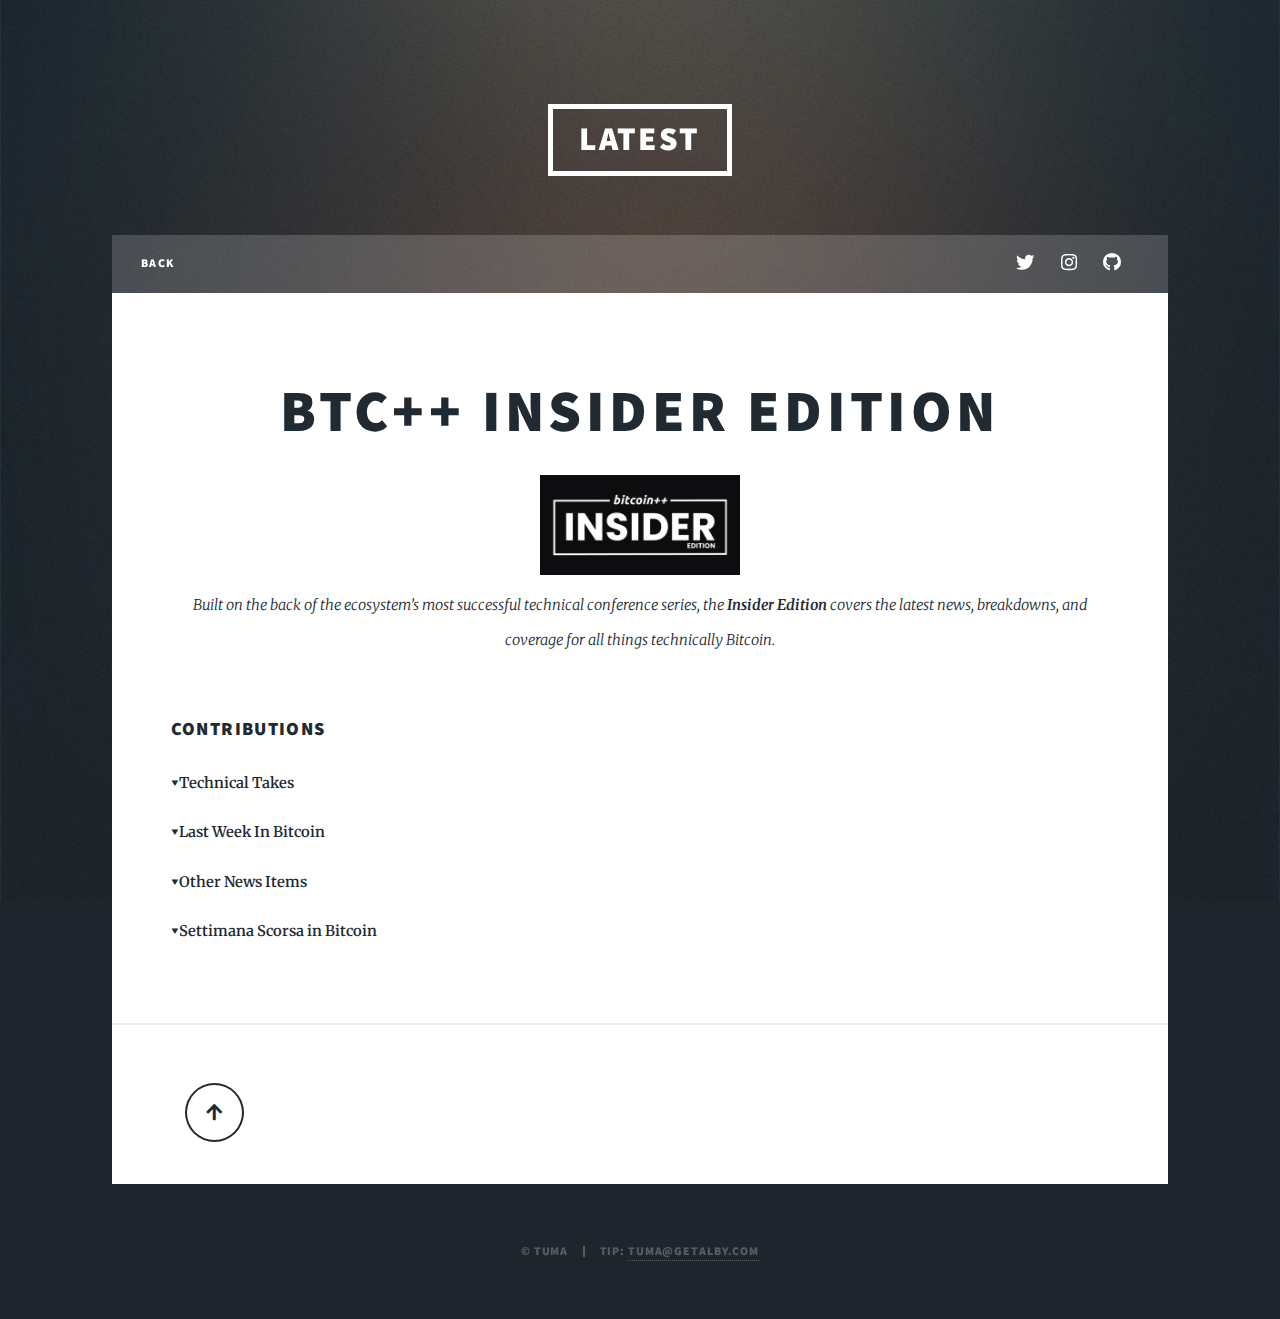
<file: insider.html>
<!DOCTYPE HTML>
<!--
	Massively by HTML5 UP
	html5up.net | @ajlkn
	Free for personal and commercial use under the CCA 3.0 license (html5up.net/license)
-->
<html>
	<head>
		<title>BTC++ Contributions</title>
		<meta charset="utf-8" />
		<meta name="viewport" content="width=device-width, initial-scale=1, user-scalable=no" />
		<link rel="stylesheet" href="assets/css/main.css" />
		<noscript><link rel="stylesheet" href="assets/css/noscript.css" /></noscript>
	
		<style>
			.lwi-bitcoin {
				margin: 1rem 0;
			}

			.lwi-bitcoin summary {
				cursor: pointer;
				font-weight: 600;
				list-style: none;
			}

			.lwi-bitcoin summary::-webkit-details-marker {
				display: none;
			}

			.lwi-bitcoin summary::before {
				content: ' ▾';
				font-size: 0.9em;
				transition: transform 0.2s ease;
				display: inline-block;
			}

			.lwi-bitcoin[open] summary::before {
				transform: rotate(180deg);
			}

			.lwi-bitcoin ul {
				margin: 0.5rem 0 0;
				padding-left: 1.25rem;
			}
		</style>
	</head>
	<body class="is-preload">

		<!-- Wrapper -->
			<div id="wrapper">

				<!-- Header -->
					<header id="header">
						<a href="#latest-tech" class="logo scrolly">Latest</a>
					</header>

				<!-- Nav -->
					<nav id="nav">
						<ul class="links">
							<li><a href="portfolio.html">Back</a></li>
						</ul>
						<ul class="icons">
							<li><a href="https://twitter.com/TumaBitcoiner" target="_blank" class="icon brands fa-twitter"><span class="label">Twitter</span></a></li>
							<li><a href="https://www.instagram.com/btcvarese" target="_blank" class="icon brands fa-instagram"><span class="label">Instagram</span></a></li>
							<li><a href="https://github.com/TumaBitcoiner" target="_blank" class="icon brands fa-github"><span class="label">GitHub</span></a></li>
							<li><a href="https://primal.net/p/npub1jeqhakwnjf3hp2y8gv8uly95d7asn64y3y0wex7usl5sye4s9f2sgznmal" target="_blank" class="icon brands fa-nostr"><img src="assets/icons/fa-nostr.svg" alt="Nostr"><span class="label">Nostr</span></a></li>
						</ul>
					</nav>
				<!-- Main -->
					<div id="main">

						<section class="post">
							<header class="major">
								<!-- <span class="date">April 25, 2017</span> -->
								<h1>BTC++ Insider Edition</h1>
								<img src="images/contrib/insider.png" alt="Bitcoin Optech Logo" style="width:200px;"/>
								<p>
									Built on the back of the ecosystem’s most successful technical conference series,
									the <strong>Insider Edition</strong> covers the latest news, breakdowns, and coverage for all
									things technically Bitcoin. 
								</p>
							</header>
							<h3>Contributions</h3>
							<details class="lwi-bitcoin">
								<summary>Technical Takes</summary>
								<ul>
									<ul>
										<li id="latest-tech"><a href="https://insider.btcpp.dev/p/clboss" target="_blank">
											CLBOSS: Can a Lightning Node Learn Austrian Economics?</a></li>
									</ul>
								</ul>
							</details>
							
							<details class="lwi-bitcoin">
								<summary>Last Week In Bitcoin</summary>
								<ul>
									<ul>
										<li id="latest"><a href="https://insider.btcpp.dev/p/the-apple-pay-experience-comes-to" target="_blank">
											The Apple Pay experience comes to Bitcoin — Last Week in Bitcoin (Feb 23 - Mar 01)</a></li>
										<li><a href="https://insider.btcpp.dev/p/last-week-in-bitcoin-feb-16-22" target="_blank">
											Last Week in Bitcoin (Feb 16 - 22)</a></li>
										<li><a href="https://insider.btcpp.dev/p/last-week-in-bitcoin-feb-09-15" target="_blank">
											Last Week in Bitcoin (Feb 09 - 15)</a></li>
										<li><a href="https://insider.btcpp.dev/p/last-week-in-bitcoin-feb-02-08" target="_blank">
											Last Week in Bitcoin (Feb 02 - 08)</a></li>
										<li><a href="https://insider.btcpp.dev/p/last-week-in-bitcoin-jan-26-feb-01" target="_blank">
											Last Week in Bitcoin (Jan 26 - Feb 01)</a></li>
										<li><a href="https://insider.btcpp.dev/p/last-week-in-bitcoin-jan-19-25" target="_blank">
											Last Week in Bitcoin (Jan 19 - 25)</a></li>
										<li><a href="https://insider.btcpp.dev/p/last-week-in-bitcoin-jan-12-18" target="_blank">
											Last Week in Bitcoin (Jan 12 - 18)</a></li>
										<li><a href="https://insider.btcpp.dev/p/last-week-in-bitcoin-jan-05-11" target="_blank">
											Last Week in Bitcoin (Jan 05 - 11)</a></li>
										<li><a href="https://insider.btcpp.dev/p/last-week-in-bitcoin-dec-15-21" target="_blank">
											Last Week in Bitcoin (Dec 15 - 21)</a></li>
										<li><a href="https://insider.btcpp.dev/p/last-week-in-bitcoin-dec-8-14" target="_blank">
											Last Week in Bitcoin (Dec 8 - 14)</a></li>
										<li><a href="https://insider.btcpp.dev/p/last-week-in-bitcoin-dec-1-7" target="_blank">	
											Last Week in Bitcoin (Dec 1 - 7)</a></li>
										<li><a href="https://insider.btcpp.dev/p/last-week-in-bitcoin-nov-24-30" target="_blank">
											Last Week in Bitcoin (Nov 24 - 30)</a></li>
										<li><a href="https://insider.btcpp.dev/p/last-week-in-bitcoin-nov-17-23" target="_blank">
											Last Week in Bitcoin (Nov 17 - 23)</a></li>
										<li><a href="https://insider.btcpp.dev/p/last-week-in-bitcoin-nov-10-16" target="_blank">
											Last Week in Bitcoin (Nov 10 - 16)</a></li>
										<li><a href="https://insider.btcpp.dev/p/last-week-in-bitcoin-nov-3-10" target="_blank">
											Last Week in Bitcoin (Nov 3 - 9)</a></li>
										<li><a href="https://insider.btcpp.dev/p/last-week-in-bitcoin-oct-27-nov-2" target="_blank">
											Last Week in Bitcoin (Oct 27 - Nov 2)</a></li>
										<li><a href="https://insider.btcpp.dev/p/last-week-in-bitcoin-oct-20-26" target="_blank">
											Last Week in Bitcoin (Oct 20 - 26)</a></li>
										<li><a href="https://insider.btcpp.dev/p/last-week-in-bitcoin-oct-13-19" target="_blank">
											Last Week in Bitcoin (Oct 13 - 19)</a></li>
										<li><a href="https://insider.btcpp.dev/p/last-week-in-bitcoin-oct-6-12" target="_blank">
											Last Week in Bitcoin (Oct 6 - 12)</a></li>
										<li><a href="https://insider.btcpp.dev/p/last-week-in-bitcoin-lightning-edition" target="_blank">
											Last week in bitcoin - Lightning++ Edition</a></li>
										<li><a href="https://insider.btcpp.dev/p/last-week-in-bitcoin-sept-22-28" target="_blank">
											Last Week in Bitcoin (Sept 22 - 28)</a></li>
										<li><a href="https://insider.btcpp.dev/p/last-week-in-bitcoin-sept-15-21" target="_blank">
											Last Week in Bitcoin (Sept 15 - 21)</a></li>
										<li><a href="https://insider.btcpp.dev/p/last-week-in-bitcoin-sept-8-14" target="_blank">
											Last Week in Bitcoin (Sept 8 - 14)</a></li>
										<li><a href="https://insider.btcpp.dev/p/last-week-in-bitcoin-sept-1-7" target="_blank">
											Last Week in Bitcoin (Sept 1 - 7)</a></li>
										<li><a href="https://insider.btcpp.dev/p/last-week-in-bitcoin-aug-25-31" target="_blank">
											Last Week in Bitcoin (Aug 25 - 31)</a></li>
										<li><a href="https://insider.btcpp.dev/p/last-week-in-bitcoin-aug-18-23" target="_blank">
											Last Week in Bitcoin (Aug 18 - 24)</a></li>
										<li><a href="https://insider.btcpp.dev/p/last-week-in-bitcoin-12b" target="_blank">
											Last Week in Bitcoin (Aug 11 - 17)</a></li>
										<li><a href="https://insider.btcpp.dev/p/last-week-in-bitcoin" target="_blank">
											Last Week in Bitcoin (Aug 4 - 10)</a></li>
										<li><a href="https://insider.btcpp.dev/p/last-week-in-bitcoin-july-28-august" target="_blank">
											Last Week in Bitcoin (July 28 - August 3)</a></li>
										<li><a href="https://insider.btcpp.dev/p/last-week-in-bitcoin-july-21-27" target="_blank">
											Last Week in Bitcoin (July 21 - 27)</a></li>
										<li><a href="https://insider.btcpp.dev/p/last-week-in-bitcoin-july-14-20" target="_blank">
											Last Week in Bitcoin (July 14 - 20)</a></li>
										<li><a href="https://insider.btcpp.dev/p/last-week-in-bitcoin-july-7-13" target="_blank">
											Last Week in Bitcoin (July 7 - 13)</a></li>
										<li><a href="https://insider.btcpp.dev/p/last-week-in-bitcoin-june-30-july-6" target="_blank">
											Last Week in Bitcoin (June 30 - July 6)</a></li>
										<li><a href="https://insider.btcpp.dev/p/last-week-in-bitcoin-june-23-29" target="_blank">
											Last Week in Bitcoin (June 23 - 29)</a></li>
									</ul>
								</ul>
							</details>
							<details class="lwi-bitcoin">
								<summary>Other News Items</summary>
								<ul>
									<ul>
										<li id="latest-news"><a href="https://insider.btcpp.dev/p/whats-up-with-all-these-new-bips" target="_blank">
											What’s Up With All These New BIPs?</a></li>
										<li><a href="https://insider.btcpp.dev/p/payjoin-foundation-is-now-a-501c3" target="_blank">
											Payjoin Foundation is now a 501(c)(3)</a></li>
									</ul>
								</ul>
							</details>
							<details class="lwi-bitcoin">
								<summary>Settimana Scorsa in Bitcoin</summary>
								<ul>
									<ul>
										<li id="latest-it"><a href="https://insider.btcpp.dev/p/settimana-scorsa-in-bitcoin-gen-26" target="_blank">
											Settimana Scorsa in Bitcoin (Gen 26 - Feb 01)</a></li>
										<li><a href="https://insider.btcpp.dev/p/settimana-scorsa-in-bitcoin-gen-19" target="_blank">
											Settimana Scorsa in Bitcoin (Gen 19 - 25)</a></li>
										<li><a href="https://insider.btcpp.dev/p/settimana-scorsa-in-bitcoin-gen-12" target="_blank">
											Settimana Scorsa in Bitcoin (Gen 12 - 18)</a></li>
										<li><a href="https://insider.btcpp.dev/p/settimana-scorsa-in-bitcoin-gen-05" target="_blank">
											Settimana Scorsa in Bitcoin (Gen 05 - 11)</a></li>
										<li><a href="https://insider.btcpp.dev/p/settimana-scorsa-in-bitcoin-dic-08" target="_blank">
											Settimana Scorsa in Bitcoin (Dic 08 - 14)</a></li>
										<li><a href="https://insider.btcpp.dev/p/settimana-scorsa-in-bitcoin-dic-01" target="_blank">
											Settimana Scorsa in Bitcoin (Dic 01 - 07)</a></li>
										<li><a href="https://insider.btcpp.dev/p/settimana-scorsa-in-bitcoin-nov-17-567" target="_blank">
											Settimana Scorsa in Bitcoin (Nov 24 - 30)</a></li>
										<li><a href="https://insider.btcpp.dev/p/settimana-scorsa-in-bitcoin-nov-17" target="_blank">
											Settimana Scorsa in Bitcoin (Nov 17 - 23)</a></li>
										<li><a href="https://insider.btcpp.dev/p/settimana-scorsa-in-bitcoin-nov-10" target="_blank">
											Settimana Scorsa in Bitcoin (Nov 10 - 16)</a></li>
										<li><a href="https://insider.btcpp.dev/p/settimana-scorsa-in-bitcoin-nov-3" target="_blank">
											Settimana Scorsa in Bitcoin (Nov 3 - 9)</a></li>
									</ul>
								</ul>
							</details>
						</section>						
						<ul class="actions">
							<li><a href="#nav" class="button icon solid solo fa-arrow-up scrolly">Back to Top</a></li>
						</ul>

						<!-- <section id = "Merchants" class="main">
							<header class="major" align="center">
								<h1>
									Attività
								</h1>
								<p align="center">
									Di seguito, una lista delle attività che accettano bitcoin sul nostro territorio.
								</p>
							</header>
						</section> -->

						


						<!---<section class="posts">
							<article>
								<header>
									<span class="date">April 1, 2024</span>
									<h2><a href="#">In Costruzione</a></h2>
								</header>
								<a href="#" class="image fit"><img src="images/pic02.jpg" alt="" /></a>
								<p>Donec eget ex magna. Interdum et malesuada fames ac ante ipsum primis in faucibus. Pellentesque venenatis dolor imperdiet dolor mattis sagittis magna etiam.</p>
								<ul class="actions special">
									<li><a href="#" class="button">Full Story</a></li>
								</ul>
							</article>
							<article>
								<header>
									<span class="date">April 1, 2024</span>
									<h2><a href="#">In Costruzione</a></h2>
								</header>
								<a href="#" class="image fit"><img src="images/pic03.jpg" alt="" /></a>
								<p>Donec eget ex magna. Interdum et malesuada fames ac ante ipsum primis in faucibus. Pellentesque venenatis dolor imperdiet dolor mattis sagittis magna etiam.</p>
								<ul class="actions special">
									<li><a href="#" class="button">Full Story</a></li>
								</ul>
							</article>
						</section>
					-->
					</div>

				
				 <!-- Footer -->
				<!--	<footer id="footer">
						<section>
							<form method="post" action="#">
								<div class="fields">
									<div class="field">
										<label for="name">Name</label>
										<input type="text" name="name" id="name" />
									</div>
									<div class="field">
										<label for="email">Email</label>
										<input type="text" name="email" id="email" />
									</div>
									<div class="field">
										<label for="message">Message</label>
										<textarea name="message" id="message" rows="3"></textarea>
									</div>
								</div>
								<ul class="actions">
									<li><input type="submit" value="Send Message" /></li>
								</ul>
							</form>
						</section>
						<section class="split contact">
							<section class="alt">
								<h3>Address</h3>
								<p>1234 Somewhere Road #87257<br />
								Nashville, TN 00000-0000</p>
							</section>
							<section>
								<h3>Phone</h3>
								<p><a href="#">(000) 000-0000</a></p>
							</section>
							<section>
								<h3>Email</h3>
								<p><a href="#">info@untitled.tld</a></p>
							</section>
							<section>
								<h3>Social</h3>
								<ul class="icons alt">
									<li><a href="#" class="icon brands alt fa-twitter"><span class="label">Twitter</span></a></li>
									<li><a href="#" class="icon brands alt fa-facebook-f"><span class="label">Facebook</span></a></li>
									<li><a href="#" class="icon brands alt fa-instagram"><span class="label">Instagram</span></a></li>
									<li><a href="#" class="icon brands alt fa-github"><span class="label">GitHub</span></a></li>
								</ul>
							</section>
						</section>
					</footer> -->

				<!-- Copyright -->
					<div id="copyright">
						<ul><li>&copy; Tuma</li><li>Tip: <a href="https://getalby.com/p/tuma" target="_blank">tuma@getalby.com</a></li></ul>
					</div>

			</div>

		<!-- Scripts -->
			<script src="assets/js/jquery.min.js"></script>
			<script src="assets/js/jquery.scrollex.min.js"></script>
			<script src="assets/js/jquery.scrolly.min.js"></script>
			<script src="assets/js/browser.min.js"></script>
			<script src="assets/js/breakpoints.min.js"></script>
			<script src="assets/js/util.js"></script>
			<script src="assets/js/main.js"></script>

	</body>
</html>
</file>
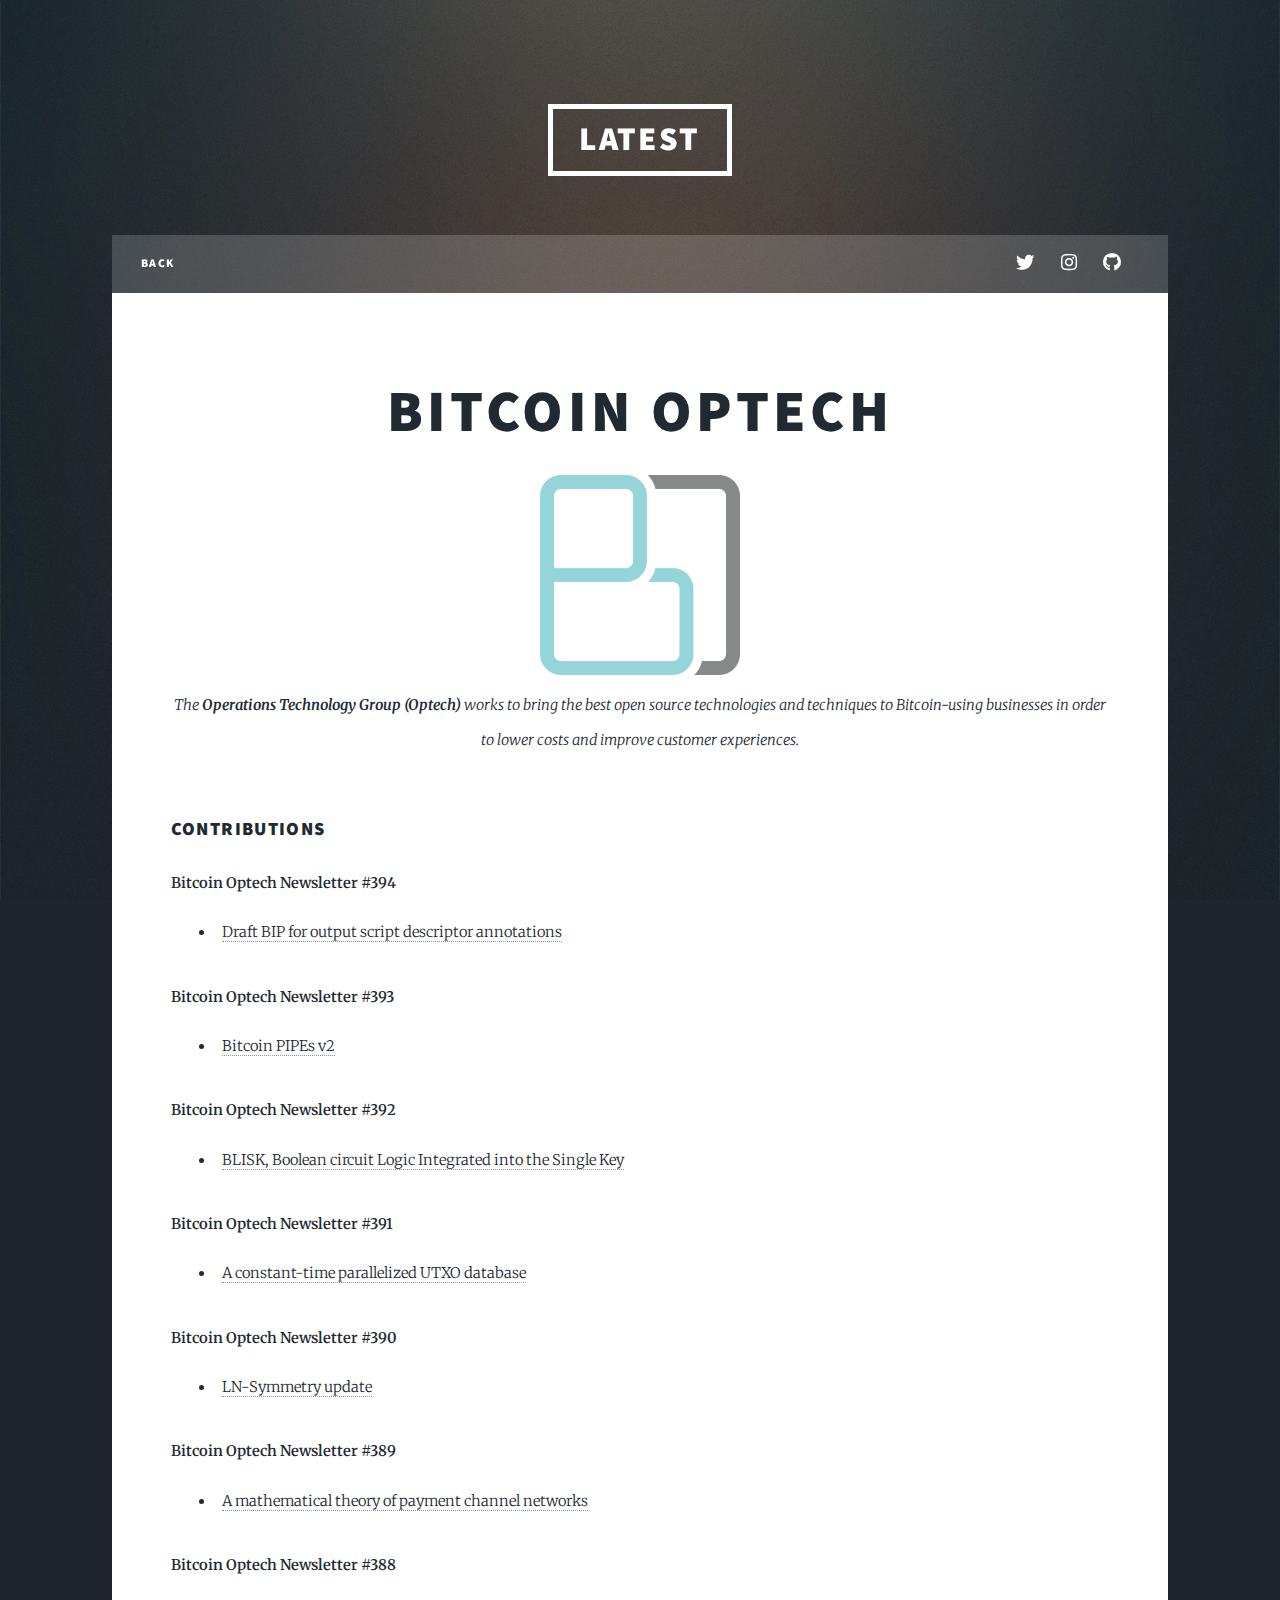
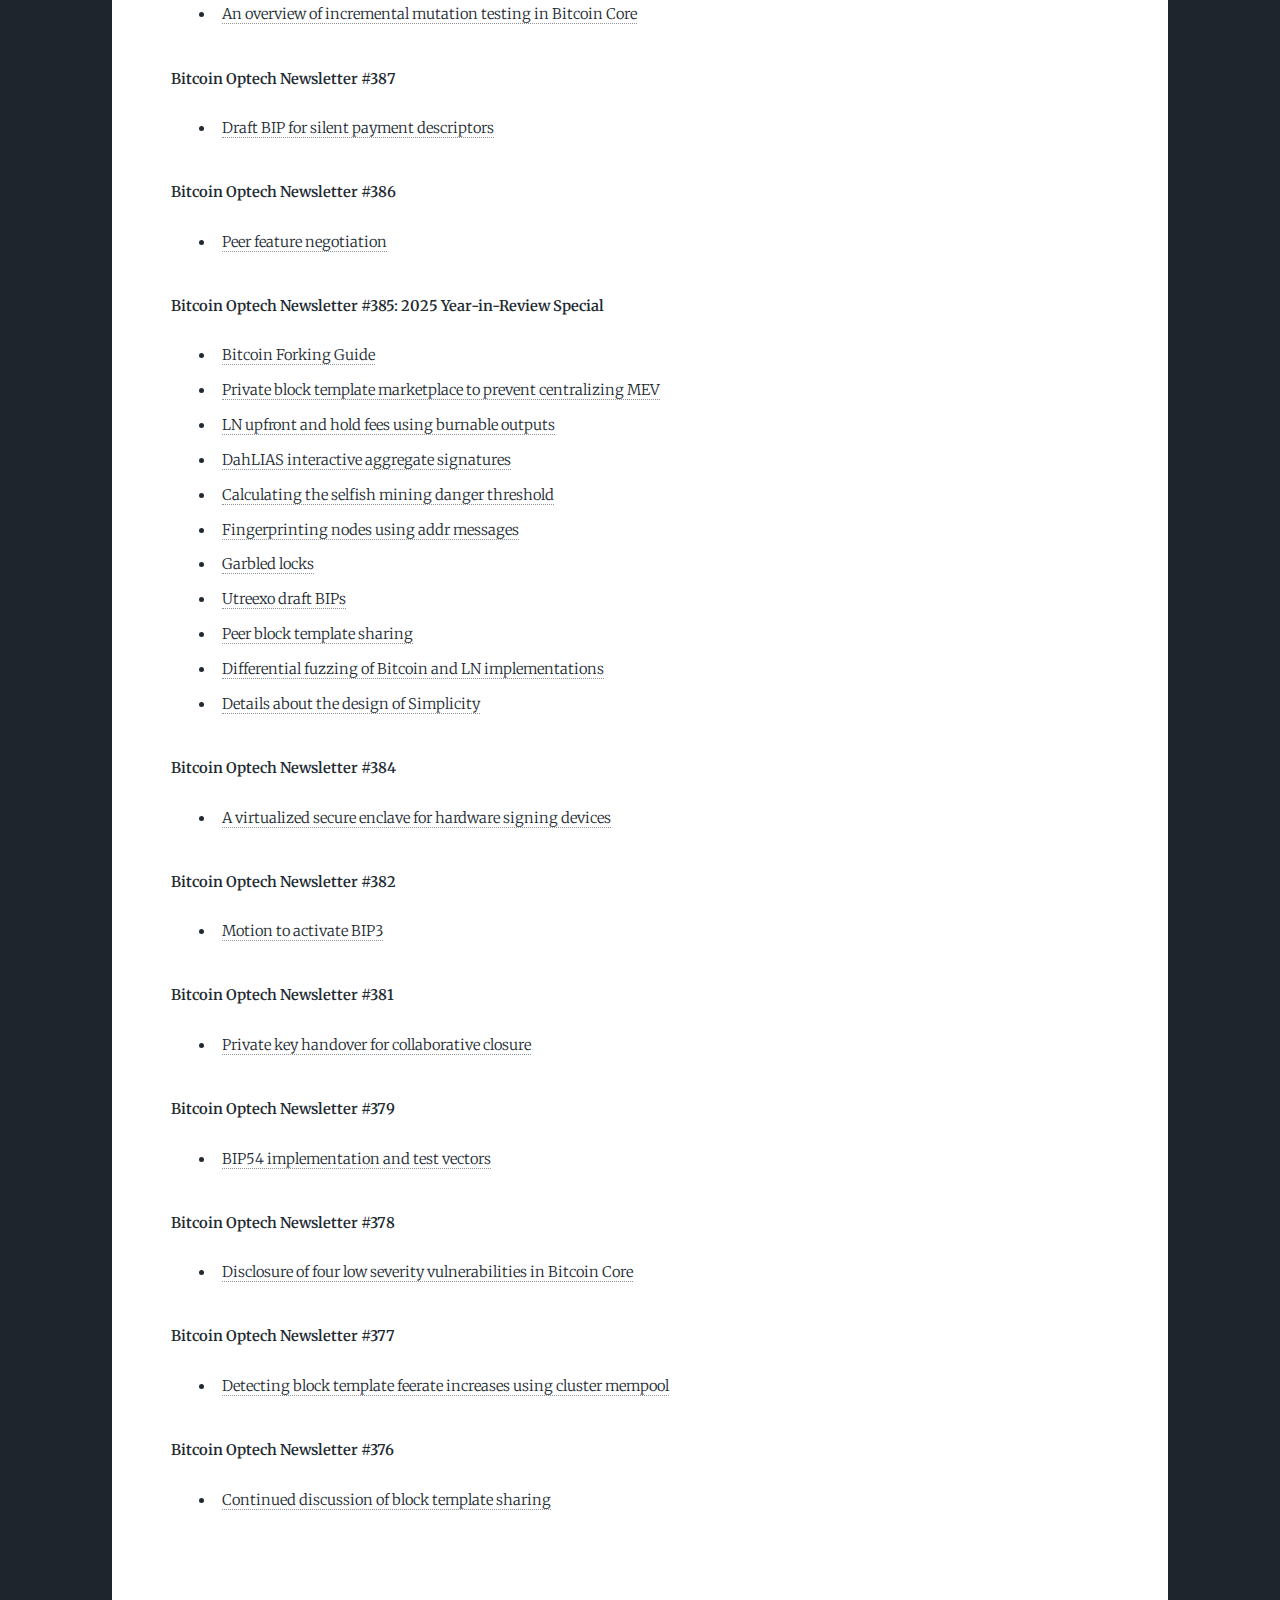
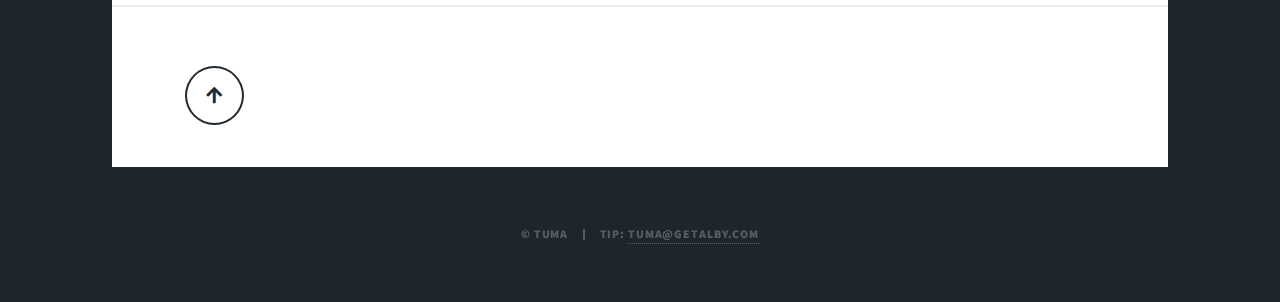
<file: optech.html>
<!DOCTYPE HTML>
<!--
	Massively by HTML5 UP
	html5up.net | @ajlkn
	Free for personal and commercial use under the CCA 3.0 license (html5up.net/license)
-->
<html>
	<head>
		<title>Optech Contributions</title>
		<meta charset="utf-8" />
		<meta name="viewport" content="width=device-width, initial-scale=1, user-scalable=no" />
		<link rel="stylesheet" href="assets/css/main.css" />
		<noscript><link rel="stylesheet" href="assets/css/noscript.css" /></noscript>
	
	</head>
	<body class="is-preload">

		<!-- Wrapper -->
			<div id="wrapper">

				<!-- Header -->
					<header id="header">
						<a href="#latest" class="logo scrolly">Latest</a>
					</header>

				<!-- Nav -->
					<nav id="nav">
						<ul class="links">
							<li><a href="portfolio.html">Back</a></li>
						</ul>
						<ul class="icons">
							<li><a href="https://twitter.com/TumaBitcoiner" target="_blank" class="icon brands fa-twitter"><span class="label">Twitter</span></a></li>
							<li><a href="https://www.instagram.com/btcvarese" target="_blank" class="icon brands fa-instagram"><span class="label">Instagram</span></a></li>
							<li><a href="https://github.com/TumaBitcoiner" target="_blank" class="icon brands fa-github"><span class="label">GitHub</span></a></li>
							<li><a href="https://primal.net/p/npub1jeqhakwnjf3hp2y8gv8uly95d7asn64y3y0wex7usl5sye4s9f2sgznmal" target="_blank" class="icon brands fa-nostr"><img src="assets/icons/fa-nostr.svg" alt="Nostr"><span class="label">Nostr</span></a></li>
						</ul>
					</nav>
				<!-- Main -->
					<div id="main">

						<section class="post">
							<header class="major">
								<!-- <span class="date">April 25, 2017</span> -->
								<h1>Bitcoin Optech</h1>
								<img src="images/contrib/optech-notext.png" alt="Bitcoin Optech Logo" style="width:200px;"/>
								<p>
									The <strong>Operations Technology Group (Optech)</strong> works to 
									bring the best open source technologies and techniques to Bitcoin-using
									businesses in order to lower costs and improve customer experiences.
								</p>
							</header>
							<h3>Contributions</h3>
							<dl>
								<dt id="latest">Bitcoin Optech Newsletter #394</dt>
								<dd>
									<ul>
										<li><a 
											href="https://bitcoinops.org/en/newsletters/2026/02/27/#draft-bip-for-output-script-descriptor-annotations" target="_blank"
											>
											Draft BIP for output script descriptor annotations
											</a>
										</li>
									</ul>								
								</dd>
								<dt>Bitcoin Optech Newsletter #393</dt>
								<dd>
									<ul>
										<li><a 
											href="https://bitcoinops.org/en/newsletters/2026/02/20/#bitcoin-pipes-v2" target="_blank"
											>
											Bitcoin PIPEs v2
											</a>
										</li>
									</ul>								
								</dd>
								<dt>Bitcoin Optech Newsletter #392</dt>
								<dd>
									<ul>
										<li><a 
											href="https://bitcoinops.org/en/newsletters/2026/02/13/#blisk-boolean-circuit-logic-integrated-into-the-single-key" target="_blank"
											>
											BLISK, Boolean circuit Logic Integrated into the Single Key
											</a>
										</li>
									</ul>								
								</dd>
								<dt>Bitcoin Optech Newsletter #391</dt>
								<dd>
									<ul>
										<li><a 
											href="https://bitcoinops.org/en/newsletters/2026/02/06/#a-constant-time-parallelized-utxo-database" target="_blank"
											>
											A constant-time parallelized UTXO database
											</a>
										</li>
									</ul>								
								</dd>
								<dt>Bitcoin Optech Newsletter #390</dt>
								<dd>
									<ul>
										<li><a 
											href="https://bitcoinops.org/en/newsletters/2026/01/30/#ln-symmetry-update" target="_blank"
											>
											LN-Symmetry update
											</a>
										</li>
									</ul>								
								</dd>
								<dt>Bitcoin Optech Newsletter #389</dt>
								<dd>
									<ul>
										<li><a 
											href="https://bitcoinops.org/en/newsletters/2026/01/23/#a-mathematical-theory-of-payment-channel-networks" target="_blank"
											>
											A mathematical theory of payment channel networks
											</a>
										</li>
									</ul>								
								</dd>
								<dt>Bitcoin Optech Newsletter #388</dt>
								<dd>
									<ul>
										<li><a href="https://bitcoinops.org/en/newsletters/2026/01/16/#an-overview-of-incremental-mutation-testing-in-bitcoin-core" target="_blank">An overview of incremental mutation testing in Bitcoin Core</a></li>
									</ul>								
								</dd>
								<dt>Bitcoin Optech Newsletter #387</dt>
								<dd>
									<ul>
										<li><a href="https://bitcoinops.org/en/newsletters/2026/01/09/#draft-bip-for-silent-payment-descriptors" target="_blank">Draft BIP for silent payment descriptors</a></li>
									</ul>								
								</dd>
								<dt>Bitcoin Optech Newsletter #386</dt>
								<dd>
									<ul>
										<li><a href="https://bitcoinops.org/en/newsletters/2026/01/02/#peer-feature-negotiation" target="_blank">Peer feature negotiation</a></li>
									</ul>								
								</dd>
								<dt>Bitcoin Optech Newsletter #385: 2025 Year-in-Review Special</dt>
								<dd>
									<ul>
										<li><a href="https://bitcoinops.org/en/newsletters/2025/12/19/#forkingguide" target="_blank">
											Bitcoin Forking Guide</a></li>
										<li><a href="https://bitcoinops.org/en/newsletters/2025/12/19/#private-block-template-marketplace-to-prevent-centralizing-mev" target="_blank">
											Private block template marketplace to prevent centralizing MEV</a></li>
										<li><a href="https://bitcoinops.org/en/newsletters/2025/12/19/#ln-upfront-and-hold-fees-using-burnable-outputs" target="_blank">
											LN upfront and hold fees using burnable outputs</a></li>
										<li><a href="https://bitcoinops.org/en/newsletters/2025/12/19/#dahlias-interactive-aggregate-signatures" target="_blank">
											DahLIAS interactive aggregate signatures</a></li>
										<li><a href="https://bitcoinops.org/en/newsletters/2025/12/19/#calculating-the-selfish-mining-danger-threshold" target="_blank">
											Calculating the selfish mining danger threshold</a></li>										
										<li><a href="https://bitcoinops.org/en/newsletters/2025/12/19/#fingerprinting-nodes-using-addr-messages" target="_blank">
											Fingerprinting nodes using addr messages</a></li>
										<li><a href="https://bitcoinops.org/en/newsletters/2025/12/19/#garbled-locks" target="_blank">
											Garbled locks</a></li>
										<li><a href="https://bitcoinops.org/en/newsletters/2025/12/19/#utreexo-draft-bips" target="_blank">
											Utreexo draft BIPs</a></li>
										<li><a href="https://bitcoinops.org/en/newsletters/2025/12/19/#peer-block-template-sharing" target="_blank">
											Peer block template sharing</a></li>
										<li><a href="https://bitcoinops.org/en/newsletters/2025/12/19/#differential-fuzzing-of-bitcoin-and-ln-implementations" target="_blank">
											Differential fuzzing of Bitcoin and LN implementations</a></li>
										<li><a href="https://bitcoinops.org/en/newsletters/2025/12/19/#details-about-the-design-of-simplicity" target="_blank">
											Details about the design of Simplicity</a></li>
										

									</ul>								
								</dd>
								<dt>Bitcoin Optech Newsletter #384</dt>
								<dd>
									<ul>
										<li><a href="https://bitcoinops.org/en/newsletters/2025/12/12/#a-virtualized-secure-enclave-for-hardware-signing-devices" target="_blank">A virtualized secure enclave for hardware signing devices</a></li>
									</ul>								
								</dd>
								<dt>Bitcoin Optech Newsletter #382</dt>
								<dd>
									<ul>
										<li><a href="https://bitcoinops.org/en/newsletters/2025/11/28/#motion-to-activate-bip3" target="_blank">
											Motion to activate BIP3</a></li>
									</ul>								
								</dd>
								<dt>Bitcoin Optech Newsletter #381</dt>
								<dd>
									<ul>
										<li><a href="https://bitcoinops.org/en/newsletters/2025/11/21/#private-key-handover-for-collaborative-closure" target="_blank">
											Private key handover for collaborative closure</a></li>
									</ul>								
								</dd>
								<dt>Bitcoin Optech Newsletter #379</dt>
								<dd>
									<ul>
										<li><a href="https://bitcoinops.org/en/newsletters/2025/11/07/#bip54-implementation-and-test-vectors" target="_blank">
											BIP54 implementation and test vectors</a></li>
									</ul>								
								</dd>
								<dt>Bitcoin Optech Newsletter #378</dt>
								<dd>
									<ul>
										<li><a href="https://bitcoinops.org/en/newsletters/2025/10/31/#disclosure-of-four-low-severity-vulnerabilities-in-bitcoin-core" target="_blank">
											Disclosure of four low severity vulnerabilities in Bitcoin Core</a></li>
									</ul>								
								</dd>
								<dt>Bitcoin Optech Newsletter #377</dt>
								<dd>
									<ul>
										<li><a href="https://bitcoinops.org/en/newsletters/2025/10/24/#detecting-block-template-feerate-increases-using-cluster-mempool" target="_blank">
											Detecting block template feerate increases using cluster mempool</a></li>
									</ul>								
								</dd>
								<dt>Bitcoin Optech Newsletter #376</dt>
								<dd>
									<ul>
										<li><a href="https://bitcoinops.org/en/newsletters/2025/10/17/#continued-discussion-of-block-template-sharing" target="_blank">
											Continued discussion of block template sharing</a></li>
									</ul>								
								</dd>
							</dl>
						</section>
						<ul class="actions">
							<li><a href="#nav" class="button icon solid solo fa-arrow-up scrolly">Back to Top</a></li>
						</ul>
						<!-- <section id = "Merchants" class="main">
							<header class="major" align="center">
								<h1>
									Attività
								</h1>
								<p align="center">
									Di seguito, una lista delle attività che accettano bitcoin sul nostro territorio.
								</p>
							</header>
						</section> -->

						


						<!---<section class="posts">
							<article>
								<header>
									<span class="date">April 1, 2024</span>
									<h2><a href="#">In Costruzione</a></h2>
								</header>
								<a href="#" class="image fit"><img src="images/pic02.jpg" alt="" /></a>
								<p>Donec eget ex magna. Interdum et malesuada fames ac ante ipsum primis in faucibus. Pellentesque venenatis dolor imperdiet dolor mattis sagittis magna etiam.</p>
								<ul class="actions special">
									<li><a href="#" class="button">Full Story</a></li>
								</ul>
							</article>
							<article>
								<header>
									<span class="date">April 1, 2024</span>
									<h2><a href="#">In Costruzione</a></h2>
								</header>
								<a href="#" class="image fit"><img src="images/pic03.jpg" alt="" /></a>
								<p>Donec eget ex magna. Interdum et malesuada fames ac ante ipsum primis in faucibus. Pellentesque venenatis dolor imperdiet dolor mattis sagittis magna etiam.</p>
								<ul class="actions special">
									<li><a href="#" class="button">Full Story</a></li>
								</ul>
							</article>
						</section>
					-->
					</div>

				
				 <!-- Footer -->
				<!--	<footer id="footer">
						<section>
							<form method="post" action="#">
								<div class="fields">
									<div class="field">
										<label for="name">Name</label>
										<input type="text" name="name" id="name" />
									</div>
									<div class="field">
										<label for="email">Email</label>
										<input type="text" name="email" id="email" />
									</div>
									<div class="field">
										<label for="message">Message</label>
										<textarea name="message" id="message" rows="3"></textarea>
									</div>
								</div>
								<ul class="actions">
									<li><input type="submit" value="Send Message" /></li>
								</ul>
							</form>
						</section>
						<section class="split contact">
							<section class="alt">
								<h3>Address</h3>
								<p>1234 Somewhere Road #87257<br />
								Nashville, TN 00000-0000</p>
							</section>
							<section>
								<h3>Phone</h3>
								<p><a href="#">(000) 000-0000</a></p>
							</section>
							<section>
								<h3>Email</h3>
								<p><a href="#">info@untitled.tld</a></p>
							</section>
							<section>
								<h3>Social</h3>
								<ul class="icons alt">
									<li><a href="#" class="icon brands alt fa-twitter"><span class="label">Twitter</span></a></li>
									<li><a href="#" class="icon brands alt fa-facebook-f"><span class="label">Facebook</span></a></li>
									<li><a href="#" class="icon brands alt fa-instagram"><span class="label">Instagram</span></a></li>
									<li><a href="#" class="icon brands alt fa-github"><span class="label">GitHub</span></a></li>
								</ul>
							</section>
						</section>
					</footer> -->

				<!-- Copyright -->
					<div id="copyright">
						<ul><li>&copy; Tuma</li><li>Tip: <a href="https://getalby.com/p/tuma" target="_blank">tuma@getalby.com</a></li></ul>
					</div>

			</div>

		<!-- Scripts -->
			<script src="assets/js/jquery.min.js"></script>
			<script src="assets/js/jquery.scrollex.min.js"></script>
			<script src="assets/js/jquery.scrolly.min.js"></script>
			<script src="assets/js/browser.min.js"></script>
			<script src="assets/js/breakpoints.min.js"></script>
			<script src="assets/js/util.js"></script>
			<script src="assets/js/main.js"></script>

	</body>
</html>
</file>
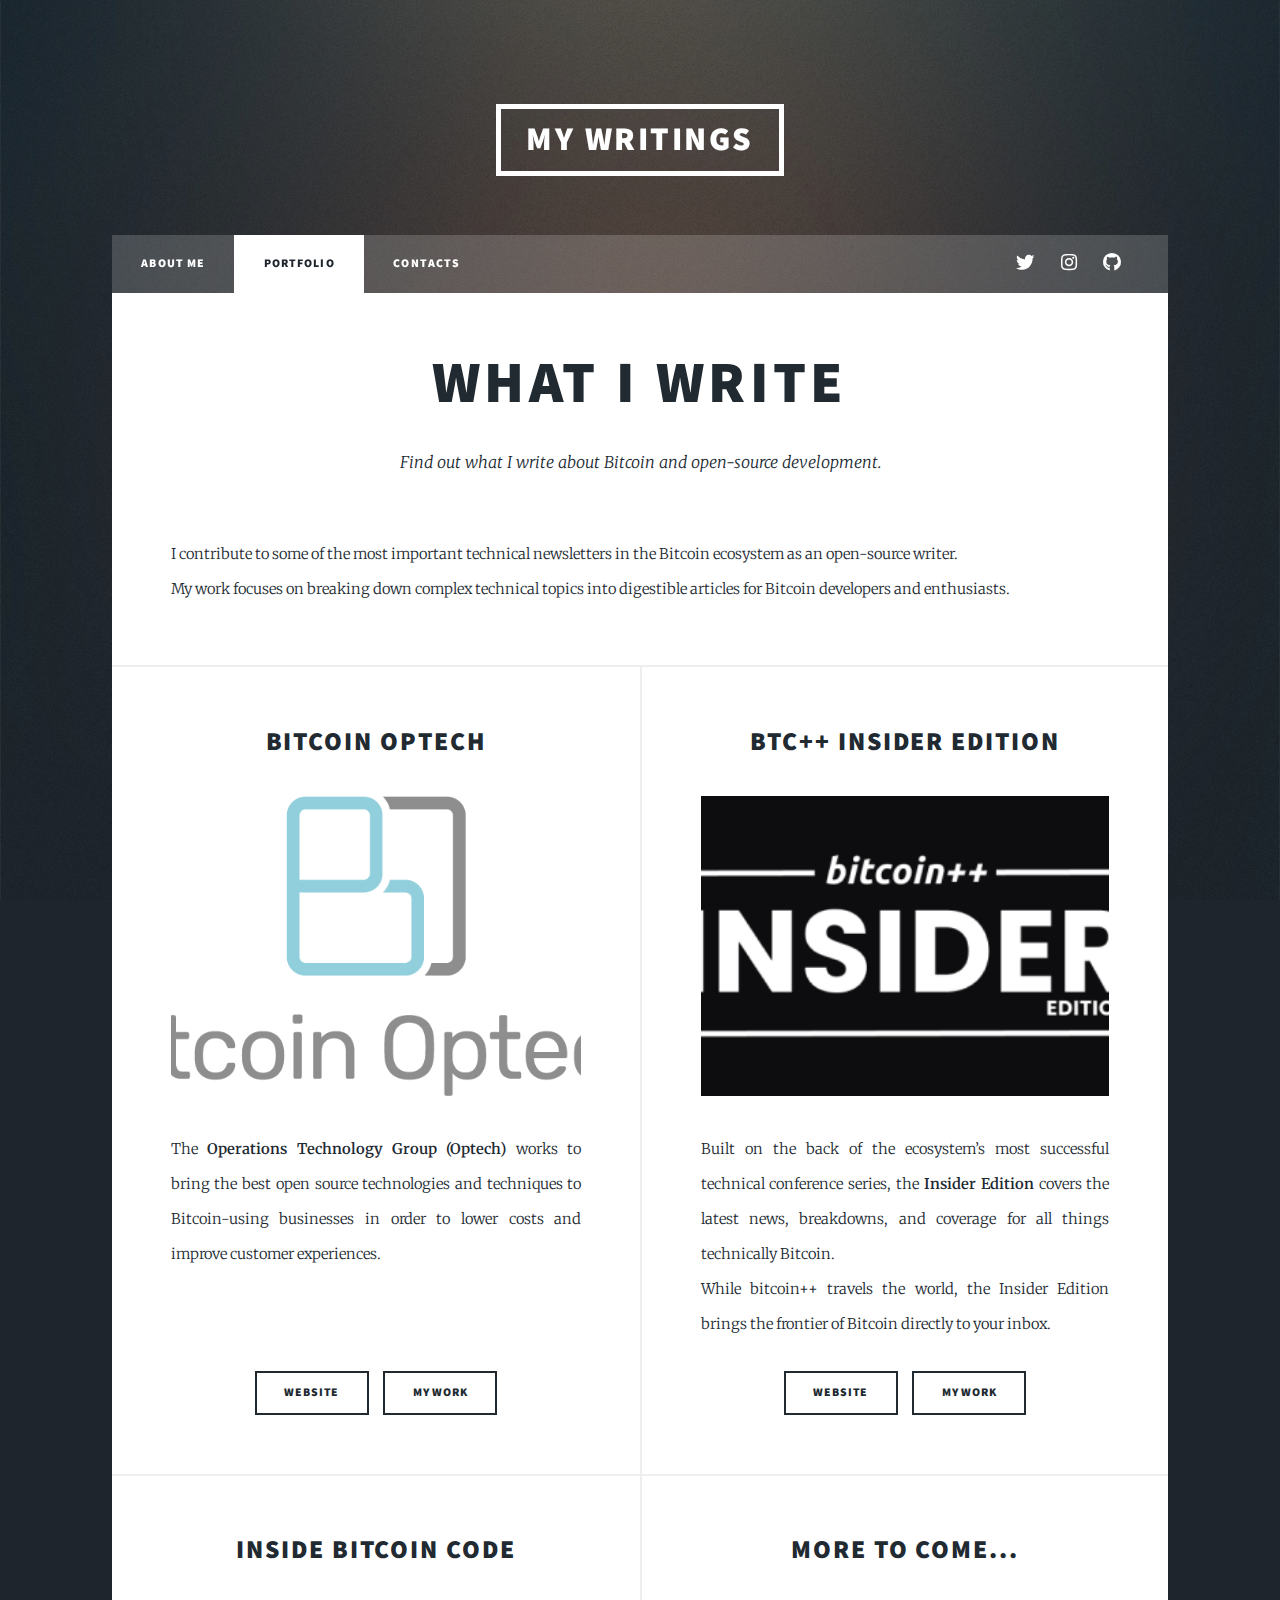
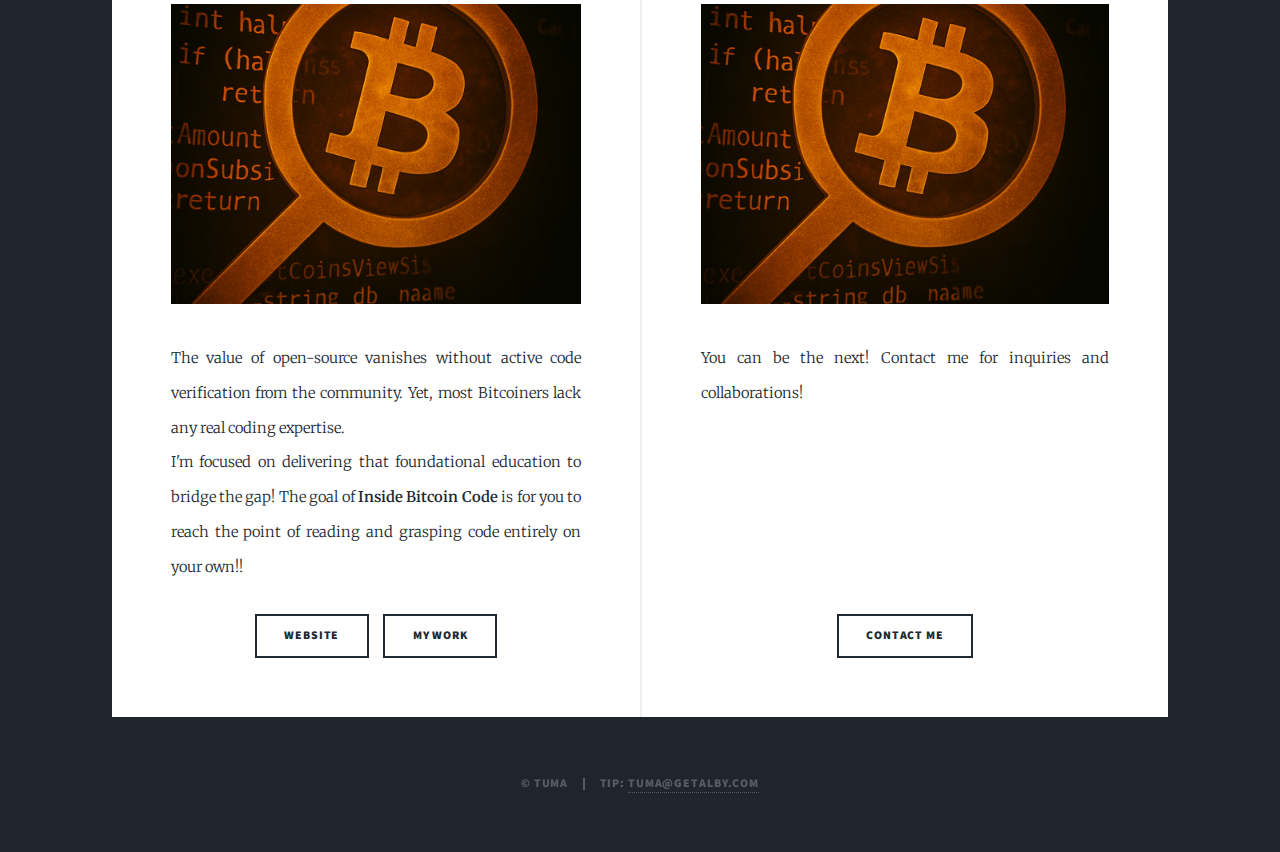
<file: portfolio.html>
<!DOCTYPE HTML>
<!--
	Massively by HTML5 UP
	html5up.net | @ajlkn
	Free for personal and commercial use under the CCA 3.0 license (html5up.net/license)
-->
<html>
	<head>
		<title>My Portfolio</title>
		<meta charset="utf-8" />
		<meta name="viewport" content="width=device-width, initial-scale=1, user-scalable=no" />
		<link rel="stylesheet" href="assets/css/main.css" />
		<noscript><link rel="stylesheet" href="assets/css/noscript.css" /></noscript>
		<style>
			.posts .image.fit img {
				height: 300px;
				object-fit: cover;
			}
		</style>
	</head>
	<body class="is-preload">

		<!-- Wrapper -->
			<div id="wrapper">

				<!-- Header -->
					<header id="header">
						<a href="#contributions" class="logo scrolly">My Writings</a>
					</header>

				<!-- Nav -->
					<nav id="nav">
						<ul class="links">
							<li><a href="index.html">About Me</a></li>
							<li class="active"><a href="portfolio.html">Portfolio</a></li>
							<li><a href="contacts.html">Contacts</a></li>
						</ul>
						<ul class="icons">
							<li><a href="https://twitter.com/TumaBitcoiner" target="_blank" class="icon brands fa-twitter"><span class="label">Twitter</span></a></li>
							<li><a href="https://www.instagram.com/btcvarese" target="_blank" class="icon brands fa-instagram"><span class="label">Instagram</span></a></li>
							<li><a href="https://github.com/TumaBitcoiner" target="_blank" class="icon brands fa-github"><span class="label">GitHub</span></a></li>
							<li><a href="https://primal.net/p/npub1jeqhakwnjf3hp2y8gv8uly95d7asn64y3y0wex7usl5sye4s9f2sgznmal" target="_blank" class="icon brands fa-nostr"><img src="assets/icons/fa-nostr.svg" alt="Nostr"><span class="label">Nostr</span></a></li>
						</ul>
					</nav>
				<!-- Main -->
					<div id="main">

						<section>
							<header class="major">
								<!--<span class="date">April 25, 2017</span>-->
								<h1>What I Write</h1>
								<p>Find out what I write about Bitcoin and open-source development.</p>
							</header>							
							<p>
								I contribute to some of the most important technical newsletters in
								the Bitcoin ecosystem as an open-source writer. </br>
								My work focuses on
								breaking down complex technical topics into digestible articles for
								Bitcoin developers and enthusiasts.
							</p>
						</section>

						<!-- <section id = "Merchants" class="main">
							<header class="major" align="center">
								<h1>
									Attività
								</h1>
								<p align="center">
									Di seguito, una lista delle attività che accettano bitcoin sul nostro territorio.
								</p>
							</header>
						</section> -->

						<section class="posts" id="contributions">							
							<article>
								<header>
									<h2>
										Bitcoin Optech
									</h2>											
								</header>
								<a href="#" class="image fit"><img src="images/contrib/optech.png" alt="" /></a>
								<p>
									The <strong>Operations Technology Group (Optech)</strong> works to 
									bring the best open source technologies and techniques to Bitcoin-using
									businesses in order to lower costs and improve customer experiences.
									</br> 
									</br> 
									</br> 
								</p>
								<ul class="actions special">
									<li><a href="https://bitcoinops.org/" target="_blank" class="button">Website</a></li>
									<li><a href="optech.html" class="button">My Work</a></li>
								</ul>
							</article>
							<article>
								<header>
									<h2>
									BTC++ Insider Edition
									</h2>
								</header>
								<a href="#" class="image fit"><img src="images/contrib/insider.png" alt="" /></a>
								<p>
									Built on the back of the ecosystem’s most successful technical conference series,
									the <strong>Insider Edition</strong> covers the latest news, breakdowns, and coverage for all
									things technically Bitcoin. </br> 
									While bitcoin++ travels the world, the Insider Edition brings the frontier
									of Bitcoin directly to your inbox.
								</p>
								<ul class="actions special">
									<li><a href="https://insider.btcpp.dev/" target="_blank" class="button">Website</a></li>
									<li><a href="insider.html" class="button">My Work</a></li>
								</ul>
							</article>	
							<article>
								<header>
									<h2>
									Inside Bitcoin Code
									</h2>
								</header>
								<a href="#" class="image fit"><img src="images/contrib/ibc.png" alt="" /></a>
								<p>
									The value of open-source vanishes without active code verification from the
									community. Yet, most Bitcoiners lack any real coding expertise. </br>
									I'm focused on delivering that foundational education to bridge the gap!
									The goal of <strong>Inside Bitcoin Code</strong> is for you to reach the point of reading and grasping
									code entirely on your own!!
								</p>
								<ul class="actions special">
									<li><a href="https://insidebitcoincode.substack.com/" target="_blank" class="button">Website</a></li>
									<li><a href="#" target="_blank" class="button">My Work</a></li>
								</ul>
							</article>	
							<article>
								<header>
									<h2>
									More to come...
									</h2>
								</header>
								<a href="#" class="image fit"><img src="images/contrib/ibc.png" alt="" /></a>
								<p>
									You can be the next! Contact me for inquiries and collaborations!
									</br> 
									</br> 
									</br>
									</br> 
									</br> 
									</br> 
								</p>
								<ul class="actions special">
									<li><a href="contacts.html" class="button">Contact Me</a></li>
								</ul>
							</article>
						</section>


						<!---<section class="posts">
							<article>
								<header>
									<span class="date">April 1, 2024</span>
									<h2><a href="#">In Costruzione</a></h2>
								</header>
								<a href="#" class="image fit"><img src="images/pic02.jpg" alt="" /></a>
								<p>Donec eget ex magna. Interdum et malesuada fames ac ante ipsum primis in faucibus. Pellentesque venenatis dolor imperdiet dolor mattis sagittis magna etiam.</p>
								<ul class="actions special">
									<li><a href="#" class="button">Full Story</a></li>
								</ul>
							</article>
							<article>
								<header>
									<span class="date">April 1, 2024</span>
									<h2><a href="#">In Costruzione</a></h2>
								</header>
								<a href="#" class="image fit"><img src="images/pic03.jpg" alt="" /></a>
								<p>Donec eget ex magna. Interdum et malesuada fames ac ante ipsum primis in faucibus. Pellentesque venenatis dolor imperdiet dolor mattis sagittis magna etiam.</p>
								<ul class="actions special">
									<li><a href="#" class="button">Full Story</a></li>
								</ul>
							</article>
						</section>
					-->
					</div>

				
				 <!-- Footer -->
				<!--	<footer id="footer">
						<section>
							<form method="post" action="#">
								<div class="fields">
									<div class="field">
										<label for="name">Name</label>
										<input type="text" name="name" id="name" />
									</div>
									<div class="field">
										<label for="email">Email</label>
										<input type="text" name="email" id="email" />
									</div>
									<div class="field">
										<label for="message">Message</label>
										<textarea name="message" id="message" rows="3"></textarea>
									</div>
								</div>
								<ul class="actions">
									<li><input type="submit" value="Send Message" /></li>
								</ul>
							</form>
						</section>
						<section class="split contact">
							<section class="alt">
								<h3>Address</h3>
								<p>1234 Somewhere Road #87257<br />
								Nashville, TN 00000-0000</p>
							</section>
							<section>
								<h3>Phone</h3>
								<p><a href="#">(000) 000-0000</a></p>
							</section>
							<section>
								<h3>Email</h3>
								<p><a href="#">info@untitled.tld</a></p>
							</section>
							<section>
								<h3>Social</h3>
								<ul class="icons alt">
									<li><a href="#" class="icon brands alt fa-twitter"><span class="label">Twitter</span></a></li>
									<li><a href="#" class="icon brands alt fa-facebook-f"><span class="label">Facebook</span></a></li>
									<li><a href="#" class="icon brands alt fa-instagram"><span class="label">Instagram</span></a></li>
									<li><a href="#" class="icon brands alt fa-github"><span class="label">GitHub</span></a></li>
								</ul>
							</section>
						</section>
					</footer> -->

				<!-- Copyright -->
					<div id="copyright">
						<ul><li>&copy; Tuma</li><li>Tip: <a href="https://getalby.com/p/tuma" target="_blank">tuma@getalby.com</a></li></ul>
					</div>

			</div>

		<!-- Scripts -->
			<script src="assets/js/jquery.min.js"></script>
			<script src="assets/js/jquery.scrollex.min.js"></script>
			<script src="assets/js/jquery.scrolly.min.js"></script>
			<script src="assets/js/browser.min.js"></script>
			<script src="assets/js/breakpoints.min.js"></script>
			<script src="assets/js/util.js"></script>
			<script src="assets/js/main.js"></script>

	</body>
</html>
</file>
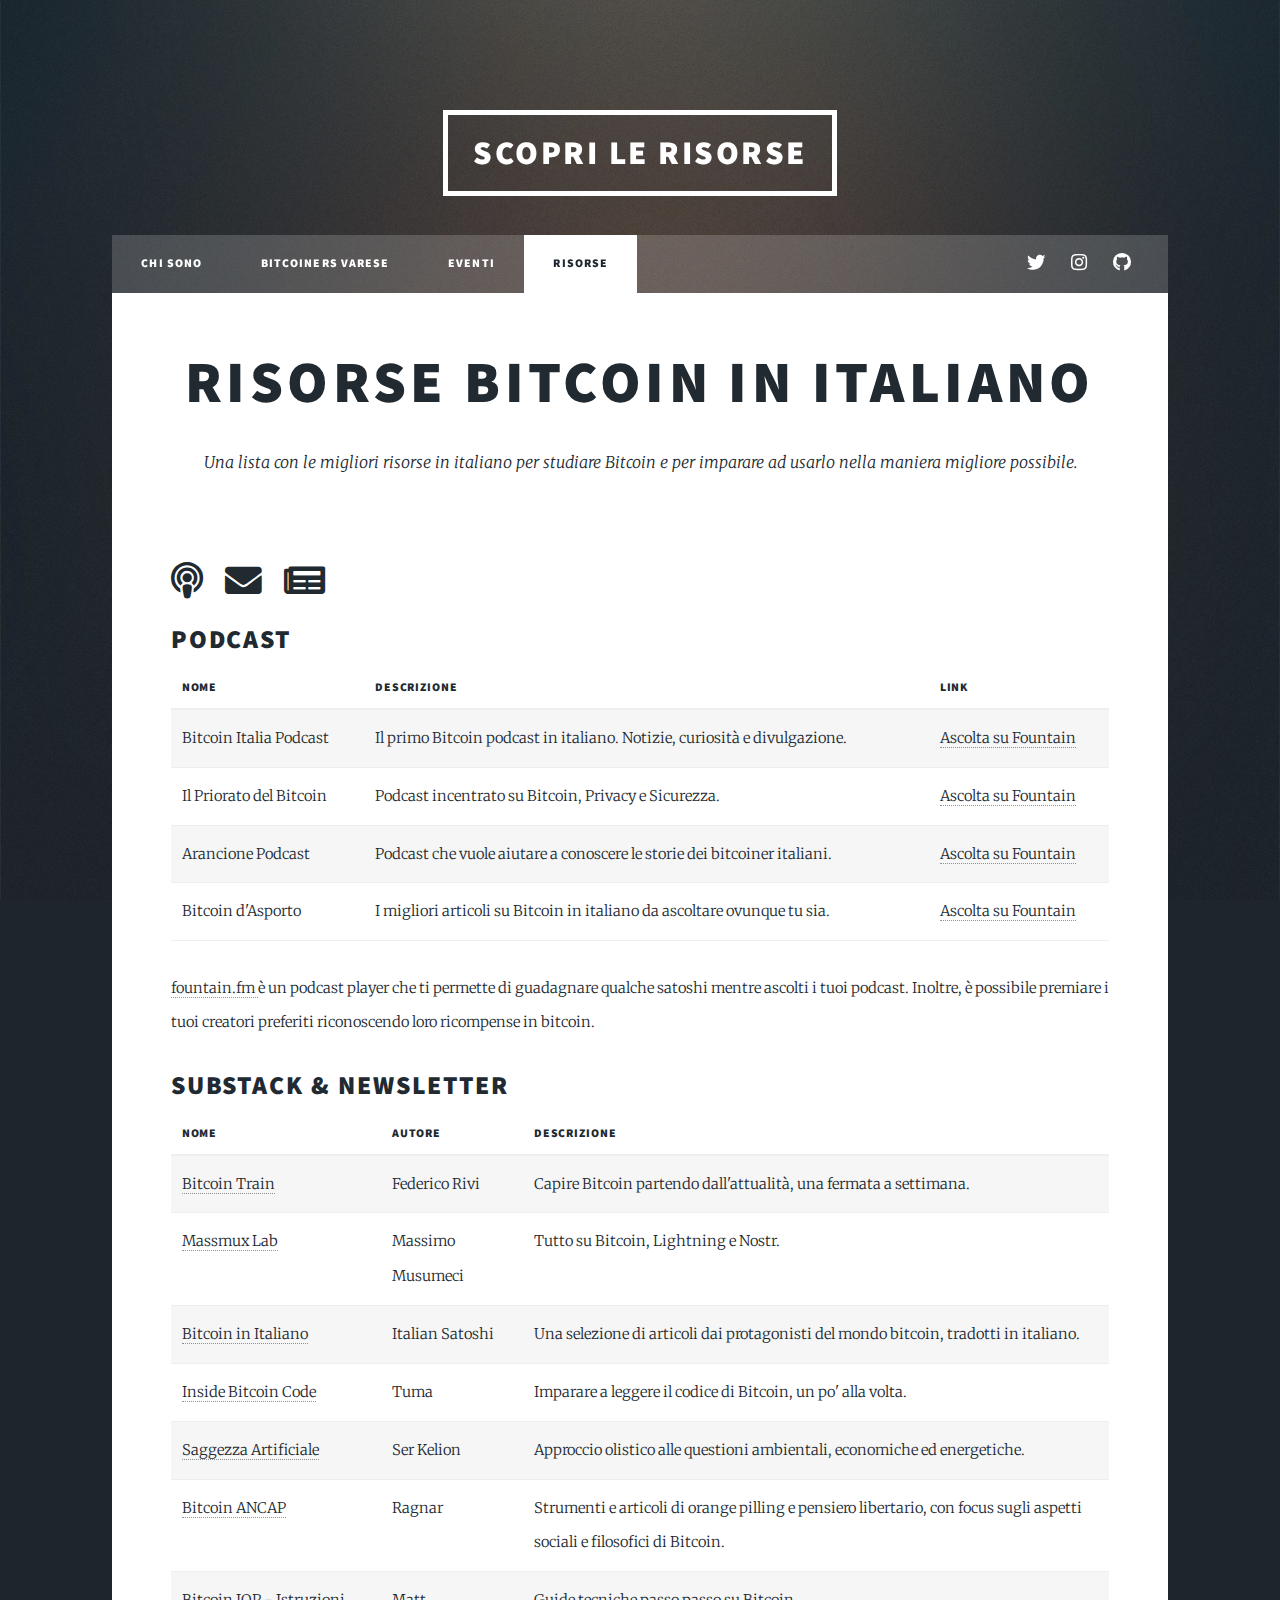
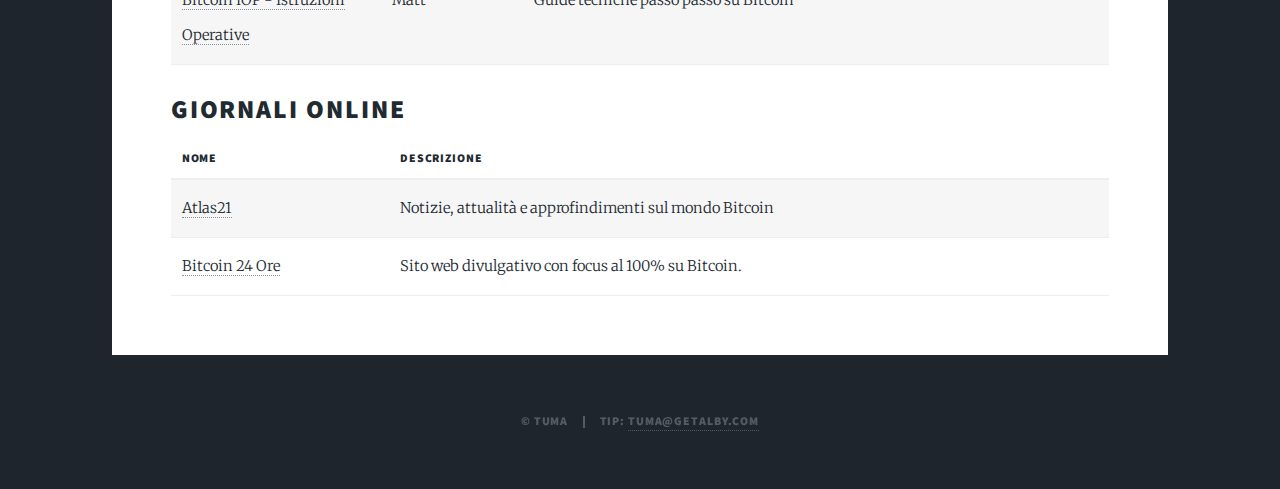
<file: risorse.html>
<!DOCTYPE HTML>
<!--
	Massively by HTML5 UP
	html5up.net | @ajlkn
	Free for personal and commercial use under the CCA 3.0 license (html5up.net/license)
-->
<html>
	<head>
		<title>Bitcoiners Varese</title>
		<meta charset="utf-8" />
		<meta name="viewport" content="width=device-width, initial-scale=1, user-scalable=no" />
		<link rel="stylesheet" href="assets/css/main.css" />
		<noscript><link rel="stylesheet" href="assets/css/noscript.css" /></noscript>
	</head>
	<body class="is-preload">

		<!-- Wrapper -->
			<div id="wrapper">

				<!-- Header -->
					<header id="header">
						<div>								
						<a href="#main" class="logo scrolly">Scopri le Risorse</a>
						</div>
					</header>

				<!-- Nav -->
					<nav id="nav">
						<ul class="links">
							<li><a href="index.html">Chi Sono</a></li>
							<li><a href="bitcoinersVarese.html">Bitcoiners Varese</a></li>
							<li><a href="appuntamenti.html">Eventi</a></li>
							<li class="active"><a href="risorse.html">Risorse</a></li>
						</ul>
						<ul class="icons">
							<li><a href="https://twitter.com/TumaBitcoiner" target="_blank" class="icon brands fa-twitter"><span class="label">Twitter</span></a></li>
							<!--<li><a href="#" class="icon brands fa-facebook-f"><span class="label">Facebook</span></a></li>-->
							<li><a href="https://www.instagram.com/btcvarese" target="_blank" class="icon brands fa-instagram"><span class="label">Instagram</span></a></li>
							<li><a href="https://github.com/TumaBitcoiner" target="_blank" class="icon brands fa-github"><span class="label">GitHub</span></a></li>
						</ul>
					</nav>

				<!-- Main -->
					<div id="main">
						<section>
							<header class="major">
								<!--<span class="date">April 25, 2017</span>-->
								<h1>Risorse Bitcoin in Italiano	</h1>
								<p>Una lista con le migliori risorse in italiano per studiare Bitcoin e per imparare ad usarlo nella maniera migliore possibile.</p>
							</header>
							<center>	
								<div class="row">				
									<a title="Podcast" href="#podcast" class="icon scrolly solid fa-podcast"><span class="label">Podcast</span></a>
									<a title="Newsletter" href="#substack" class="icon scrolly solid fa-envelope"><span class="label">Substack</span></a>
									<a title="Giornali Online" href="#giornali" class="icon scrolly solid fa-newspaper"><span class="label">Giornali Online</span></a>
								</div>
							</center>
							<h2>Podcast</h2>
							<div class="table-wrapper" id = "podcast">
								<table>
									<thead>
										<tr>
											<th>Nome</th>
											<th>Descrizione</th>
											<th>Link</th>
										</tr>
									</thead>
									<tbody>
										<tr>
											<td>Bitcoin Italia Podcast</td>
											<td>Il primo Bitcoin podcast in italiano. Notizie, curiosità e divulgazione.</td>
											<td><a href="https://fountain.fm/show/orJvIPs3YnNTMPv199HL" target="_blank">Ascolta su Fountain</a></td>
										</tr>	
										<tr>
											<td>Il Priorato del Bitcoin</td>
											<td>Podcast incentrato su Bitcoin, Privacy e Sicurezza.</td>
											<td><a href="https://fountain.fm/show/6kG6bfM30uTxB0VR7K3U" target="_blank">Ascolta su Fountain</a></td>
										</tr>		
										<tr>
											<td>Arancione Podcast</td>
											<td>Podcast che vuole aiutare a conoscere le storie dei bitcoiner italiani.</td>
											<td><a href="https://fountain.fm/show/412K3pgOYcSg6kPdaVKt" target="_blank">Ascolta su Fountain</a></td>
										</tr>	
										<tr>
											<td>Bitcoin d'Asporto</td>
											<td>I migliori articoli su Bitcoin in italiano da ascoltare ovunque tu sia.</td>
											<td><a href="https://fountain.fm/show/fvkvDKJntPAGaPSd49rB" target="_blank">Ascolta su Fountain</a></td>
										</tr>												
									</tbody>
								</table>
								<p><a href= "https://fountain.fm/" target="_blank">fountain.fm </a> è un podcast player che ti permette di guadagnare qualche satoshi mentre ascolti i tuoi podcast. Inoltre, è possibile premiare i tuoi creatori preferiti riconoscendo loro ricompense in bitcoin.</p>
							</div>

							<h2>Substack & Newsletter</h2>
							<div class="table-wrapper" id = "substack">
								<table>
									<thead>
										<tr>
											<th>Nome</th>
											<th>Autore</th>
											<th>Descrizione</th>
										</tr>
									</thead>
									<tbody>
										<tr>
											<td><a href="https://www.bitcointrain.it/" target="_blank">Bitcoin Train</a></td>
											<td>Federico Rivi</td>
											<td>Capire Bitcoin partendo dall'attualità, una fermata a settimana.</td>
										</tr>	
										<tr>
											<td><a href="https://massmux.org/" target="_blank">Massmux Lab</a></td>
											<td>Massimo Musumeci</td>
											<td>Tutto su Bitcoin, Lightning e Nostr.</td>
										</tr>		
										<tr>
											<td><a href="https://btcita.substack.com/" target="_blank">Bitcoin in Italiano</a></td>
											<td>Italian Satoshi</td>
											<td>Una selezione di articoli dai protagonisti del mondo bitcoin, tradotti in italiano.</td>
										</tr>	
										<tr>
											<td><a href="https://insidebitcoincode.substack.com/" target="_blank">Inside Bitcoin Code</a></td>
											<td>Tuma</td>
											<td>Imparare a leggere il codice di Bitcoin, un po' alla volta.</td>
										</tr>	
										<tr>
											<td><a href="https://serkelion.substack.com/" target="_blank">Saggezza Artificiale</a></td>
											<td>Ser Kelion</td>
											<td>Approccio olistico alle questioni ambientali, economiche ed energetiche.</td>
										</tr>	
										<tr>
											<td><a href="https://bitcoinancap.substack.com/" target="_blank">Bitcoin ANCAP</a></td>
											<td>Ragnar</td>
											<td>Strumenti e articoli di orange pilling e pensiero libertario, con focus sugli aspetti sociali e filosofici di Bitcoin.</td>
										</tr>	
										<tr>
											<td><a href="https://bitcoiniop.substack.com/" target="_blank">Bitcoin IOP - Istruzioni Operative</a></td>
											<td>Matt</td>
											<td>Guide tecniche passo passo su Bitcoin</td>
										</tr>											
									</tbody>
								</table>
							</div>
							<h2>Giornali Online</h2>
							<div class="table-wrapper" id = "giornali">
								<table>
									<thead>
										<tr>
											<th>Nome</th>
											<th>Descrizione</th>
										</tr>
									</thead>
									<tbody>
										<tr>
											<td><a href="https://atlas21.com/it/" target="_blank">Atlas21</a></td>
											<td>Notizie, attualità e approfindimenti sul mondo Bitcoin</td>
										</tr>	
										<tr>
											<td><a href="https://bitcoin24ore.com/" target="_blank">Bitcoin 24 Ore</a></td>
											<td>Sito web divulgativo con focus al 100% su Bitcoin.</td>
										</tr>										
									</tbody>
								</table>
							</div> <!-- Last division, add a new one beneath -->
						</section> 
					</div> <!-- END -->
				
				 <!-- Footer -->
				<!--	<footer id="footer">
						<section>
							<form method="post" action="#">
								<div class="fields">
									<div class="field">
										<label for="name">Name</label>
										<input type="text" name="name" id="name" />
									</div>
									<div class="field">
										<label for="email">Email</label>
										<input type="text" name="email" id="email" />
									</div>
									<div class="field">
										<label for="message">Message</label>
										<textarea name="message" id="message" rows="3"></textarea>
									</div>
								</div>
								<ul class="actions">
									<li><input type="submit" value="Send Message" /></li>
								</ul>
							</form>
						</section>
						<section class="split contact">
							<section class="alt">
								<h3>Address</h3>
								<p>1234 Somewhere Road #87257<br />
								Nashville, TN 00000-0000</p>
							</section>
							<section>
								<h3>Phone</h3>
								<p><a href="#">(000) 000-0000</a></p>
							</section>
							<section>
								<h3>Email</h3>
								<p><a href="#">info@untitled.tld</a></p>
							</section>
							<section>
								<h3>Social</h3>
								<ul class="icons alt">
									<li><a href="#" class="icon brands alt fa-twitter"><span class="label">Twitter</span></a></li>
									<li><a href="#" class="icon brands alt fa-facebook-f"><span class="label">Facebook</span></a></li>
									<li><a href="#" class="icon brands alt fa-instagram"><span class="label">Instagram</span></a></li>
									<li><a href="#" class="icon brands alt fa-github"><span class="label">GitHub</span></a></li>
								</ul>
							</section>
						</section>
					</footer> -->

				<!-- Copyright -->
					<div id="copyright">
						<ul><li>&copy; Tuma</li><li>Tip: <a href="https://getalby.com/p/tuma" target="_blank">tuma@getalby.com</a></li></ul>
					</div>

			</div>

		<!-- Scripts -->
			<script src="assets/js/jquery.min.js"></script>
			<script src="assets/js/jquery.scrollex.min.js"></script>
			<script src="assets/js/jquery.scrolly.min.js"></script>
			<script src="assets/js/browser.min.js"></script>
			<script src="assets/js/breakpoints.min.js"></script>
			<script src="assets/js/util.js"></script>
			<script src="assets/js/main.js"></script>

	</body>
</html>
</file>
<file: assets/css/main.css>
@import url(fontawesome-all.min.css);
@import url("https://fonts.googleapis.com/css?family=Merriweather:300,700,300italic,700italic|Source+Sans+Pro:900");

/*
	Massively by HTML5 UP
	html5up.net | @ajlkn
	Free for personal and commercial use under the CCA 3.0 license (html5up.net/license)
*/

html, body, div, span, applet, object,
iframe, h1, h2, h3, h4, h5, h6, p, blockquote,
pre, a, abbr, acronym, address, big, cite,
code, del, dfn, em, img, ins, kbd, q, s, samp,
small, strike, strong, sub, sup, tt, var, b,
u, i, center, dl, dt, dd, ol, ul, li, fieldset,
form, label, legend, table, caption, tbody,
tfoot, thead, tr, th, td, article, aside,
canvas, details, embed, figure, figcaption,
footer, header, hgroup, menu, nav, output, ruby,
section, summary, time, mark, audio, video {
	margin: 0;
	padding: 0;
	border: 0;
	font-size: 100%;
	font: inherit;
	vertical-align: baseline;}

article, aside, details, figcaption, figure,
footer, header, hgroup, menu, nav, section {
	display: block;}

body {
	line-height: 1;
}

ol, ul {
	list-style: none;
}

blockquote, q {
	quotes: none;
}

	blockquote:before, blockquote:after, q:before, q:after {
		content: '';
		content: none;
	}

table {
	border-collapse: collapse;
	border-spacing: 0;
}

body {
	-webkit-text-size-adjust: none;
}

mark {
	background-color: transparent;
	color: inherit;
}

input::-moz-focus-inner {
	border: 0;
	padding: 0;
}

input, select, textarea {
	-moz-appearance: none;
	-webkit-appearance: none;
	-ms-appearance: none;
	appearance: none;
}

/* Basic */

	@-ms-viewport {
		width: device-width;
	}

	body {
		-ms-overflow-style: scrollbar;
	}

	@media screen and (max-width: 480px) {

		html, body {
			min-width: 320px;
		}

	}

	html {
		box-sizing: border-box;
	}

	*, *:before, *:after {
		box-sizing: inherit;
	}

	body {
		background-color: #1e252d;
	}

		body.is-preload *, body.is-preload *:before, body.is-preload *:after {
			-moz-animation: none !important;
			-webkit-animation: none !important;
			-ms-animation: none !important;
			animation: none !important;
			-moz-transition: none !important;
			-webkit-transition: none !important;
			-ms-transition: none !important;
			transition: none !important;
		}

/* Type */

	html {
		font-size: 16pt;
	}

		@media screen and (max-width: 1680px) {

			html {
				font-size: 12pt;
			}

		}

		@media screen and (max-width: 1280px) {

			html {
				font-size: 11pt;
			}

		}

		@media screen and (max-width: 360px) {

			html {
				font-size: 10pt;
			}

		}

	body {
		color: #212931;
	}

	body, input, select, textarea {
		font-family: "Merriweather", Georgia, serif;
		font-weight: 300;
		font-size: 1rem;
		line-height: 2.375;
	}

	a {
		-moz-transition: color 0.2s ease-in-out, background-color 0.2s ease-in-out, border-color 0.2s ease-in-out, box-shadow 0.2s ease-in-out;
		-webkit-transition: color 0.2s ease-in-out, background-color 0.2s ease-in-out, border-color 0.2s ease-in-out, box-shadow 0.2s ease-in-out;
		-ms-transition: color 0.2s ease-in-out, background-color 0.2s ease-in-out, border-color 0.2s ease-in-out, box-shadow 0.2s ease-in-out;
		transition: color 0.2s ease-in-out, background-color 0.2s ease-in-out, border-color 0.2s ease-in-out, box-shadow 0.2s ease-in-out;
		border-bottom: dotted 1px;
		text-decoration: none;
	}

		a:hover {
			border-bottom-color: transparent;
		}

	strong, b {
		font-weight: 600;
	}

	em, i {
		font-style: italic;
	}

	p {
		text-align: justify;
		margin: 0 0 2rem 0;
	}

	h1, h2, h3, h4, h5, h6 {
		font-family: "Source Sans Pro", Helvetica, sans-serif;
		font-weight: 900;
		line-height: 1.5;
		letter-spacing: 0.075em;
		text-transform: uppercase;
		margin: 0 0 1rem 0;
	}

		h1 a, h2 a, h3 a, h4 a, h5 a, h6 a {
			border-bottom: 0;
			color: inherit;
			text-decoration: none;
		}

	h1 {
		font-size: 4rem;
		line-height: 1.1;
		margin: 0 0 2rem 0;
	}

	h2 {
		font-size: 1.75rem;
		line-height: 1.3;
		margin: 0 0 1.5rem 0;
	}

	h3 {
		font-size: 1.25rem;
		margin: 0 0 1.5rem 0;
	}

	h4 {
		font-size: 1rem;
	}

	h5 {
		font-size: 0.9rem;
	}

	h6 {
		font-size: 0.8rem;
	}

	sub {
		font-size: 0.8rem;
		position: relative;
		top: 0.5rem;
	}

	sup {
		font-size: 0.8rem;
		position: relative;
		top: -0.5rem;
	}

	blockquote {
		border-left: solid 4px;
		font-style: italic;
		margin: 0 0 2rem 0;
		padding: 0.5rem 0 0.5rem 2rem;
	}

	code {
		border: solid 2px;
		font-family: "Courier New", monospace;
		font-size: 0.9rem;
		margin: 0 0.25rem;
		padding: 0.25rem 0.65rem;
	}

	pre {
		-webkit-overflow-scrolling: touch;
		font-family: "Courier New", monospace;
		font-size: 0.9rem;
		margin: 0 0 2rem 0;
	}

		pre code {
			display: block;
			line-height: 1.75;
			padding: 1rem 1.5rem;
			overflow-x: auto;
		}

	hr {
		border: 0;
		border-bottom: solid 2px;
		margin: 3rem 0;
	}

		hr.major {
			margin: 5rem 0;
		}

	.align-left {
		text-align: left;
	}

	.align-center {
		text-align: center;
	}

	.align-right {
		text-align: right;
	}

	input, select, textarea {
		color: #212931;
	}

	a {
		color: #212931;
		border-bottom-color: rgba(33, 41, 49, 0.5);
	}

		a:hover {
			border-bottom-color: transparent;
			color: #18bfef !important;
		}

	strong, b {
		color: #212931;
	}

	h1, h2, h3, h4, h5, h6 {
		color: #212931;
	}

	blockquote {
		border-left-color: #eeeeee;
	}

	code {
		background: rgba(220, 220, 220, 0.25);
		border-color: #eeeeee;
	}

	hr {
		border-bottom-color: #eeeeee;
	}

/* Row */

	.row {
		display: flex;
		flex-wrap: wrap;
		box-sizing: border-box;
		align-items: stretch;
	}

		.row > * {
			box-sizing: border-box;
		}

		.row.gtr-uniform > * > :last-child {
			margin-bottom: 0;
		}

		.row.aln-left {
			justify-content: flex-start;
		}

		.row.aln-center {
			justify-content: center;
		}

		.row.aln-right {
			justify-content: flex-end;
		}

		.row.aln-top {
			align-items: flex-start;
		}

		.row.aln-middle {
			align-items: center;
		}

		.row.aln-bottom {
			align-items: flex-end;
		}

		.row > .imp {
			order: -1;
		}

		.row > .col-1 {
			width: 8.33333%;
		}

		.row > .off-1 {
			margin-left: 8.33333%;
		}

		.row > .col-2 {
			width: 16.66667%;
		}

		.row > .off-2 {
			margin-left: 16.66667%;
		}

		.row > .col-3 {
			width: 25%;
		}

		.row > .off-3 {
			margin-left: 25%;
		}

		.row > .col-4 {
			width: 33.33333%;
		}

		.row > .off-4 {
			margin-left: 33.33333%;
		}

		.row > .col-5 {
			width: 41.66667%;
		}

		.row > .off-5 {
			margin-left: 41.66667%;
		}

		.row > .col-6 {
			width: 50%;
		}

		.row > .off-6 {
			margin-left: 50%;
		}

		.row > .col-7 {
			width: 58.33333%;
		}

		.row > .off-7 {
			margin-left: 58.33333%;
		}

		.row > .col-8 {
			width: 66.66667%;
		}

		.row > .off-8 {
			margin-left: 66.66667%;
		}

		.row > .col-9 {
			width: 75%;
		}

		.row > .off-9 {
			margin-left: 75%;
		}

		.row > .col-10 {
			width: 83.33333%;
		}

		.row > .off-10 {
			margin-left: 83.33333%;
		}

		.row > .col-11 {
			width: 91.66667%;
		}

		.row > .off-11 {
			margin-left: 91.66667%;
		}

		.row > .col-12 {
			width: 100%;
		}

		.row > .off-12 {
			margin-left: 100%;
		}

		.row.gtr-0 {
			margin-top: 0;
			margin-left: 0rem;
		}

			.row.gtr-0 > * {
				padding: 0 0 0 0rem;
			}

			.row.gtr-0.gtr-uniform {
				margin-top: 0rem;
			}

				.row.gtr-0.gtr-uniform > * {
					padding-top: 0rem;
				}

		.row.gtr-25 {
			margin-top: 0;
			margin-left: -0.375rem;
		}

			.row.gtr-25 > * {
				padding: 0 0 0 0.375rem;
			}

			.row.gtr-25.gtr-uniform {
				margin-top: -0.375rem;
			}

				.row.gtr-25.gtr-uniform > * {
					padding-top: 0.375rem;
				}

		.row.gtr-50 {
			margin-top: 0;
			margin-left: -0.75rem;
		}

			.row.gtr-50 > * {
				padding: 0 0 0 0.75rem;
			}

			.row.gtr-50.gtr-uniform {
				margin-top: -0.75rem;
			}

				.row.gtr-50.gtr-uniform > * {
					padding-top: 0.75rem;
				}

		.row {
			margin-top: 0;
			margin-left: -1.5rem;
		}

			.row > * {
				padding: 0 0 0 1.5rem;
			}

			.row.gtr-uniform {
				margin-top: -1.5rem;
			}

				.row.gtr-uniform > * {
					padding-top: 1.5rem;
				}

		.row.gtr-150 {
			margin-top: 0;
			margin-left: -2.25rem;
		}

			.row.gtr-150 > * {
				padding: 0 0 0 2.25rem;
			}

			.row.gtr-150.gtr-uniform {
				margin-top: -2.25rem;
			}

				.row.gtr-150.gtr-uniform > * {
					padding-top: 2.25rem;
				}

		.row.gtr-200 {
			margin-top: 0;
			margin-left: -3rem;
		}

			.row.gtr-200 > * {
				padding: 0 0 0 3rem;
			}

			.row.gtr-200.gtr-uniform {
				margin-top: -3rem;
			}

				.row.gtr-200.gtr-uniform > * {
					padding-top: 3rem;
				}

		@media screen and (max-width: 1680px) {

			.row {
				display: flex;
				flex-wrap: wrap;
				box-sizing: border-box;
				align-items: stretch;
			}

				.row > * {
					box-sizing: border-box;
				}

				.row.gtr-uniform > * > :last-child {
					margin-bottom: 0;
				}

				.row.aln-left {
					justify-content: flex-start;
				}

				.row.aln-center {
					justify-content: center;
				}

				.row.aln-right {
					justify-content: flex-end;
				}

				.row.aln-top {
					align-items: flex-start;
				}

				.row.aln-middle {
					align-items: center;
				}

				.row.aln-bottom {
					align-items: flex-end;
				}

				.row > .imp-xlarge {
					order: -1;
				}

				.row > .col-1-xlarge {
					width: 8.33333%;
				}

				.row > .off-1-xlarge {
					margin-left: 8.33333%;
				}

				.row > .col-2-xlarge {
					width: 16.66667%;
				}

				.row > .off-2-xlarge {
					margin-left: 16.66667%;
				}

				.row > .col-3-xlarge {
					width: 25%;
				}

				.row > .off-3-xlarge {
					margin-left: 25%;
				}

				.row > .col-4-xlarge {
					width: 33.33333%;
				}

				.row > .off-4-xlarge {
					margin-left: 33.33333%;
				}

				.row > .col-5-xlarge {
					width: 41.66667%;
				}

				.row > .off-5-xlarge {
					margin-left: 41.66667%;
				}

				.row > .col-6-xlarge {
					width: 50%;
				}

				.row > .off-6-xlarge {
					margin-left: 50%;
				}

				.row > .col-7-xlarge {
					width: 58.33333%;
				}

				.row > .off-7-xlarge {
					margin-left: 58.33333%;
				}

				.row > .col-8-xlarge {
					width: 66.66667%;
				}

				.row > .off-8-xlarge {
					margin-left: 66.66667%;
				}

				.row > .col-9-xlarge {
					width: 75%;
				}

				.row > .off-9-xlarge {
					margin-left: 75%;
				}

				.row > .col-10-xlarge {
					width: 83.33333%;
				}

				.row > .off-10-xlarge {
					margin-left: 83.33333%;
				}

				.row > .col-11-xlarge {
					width: 91.66667%;
				}

				.row > .off-11-xlarge {
					margin-left: 91.66667%;
				}

				.row > .col-12-xlarge {
					width: 100%;
				}

				.row > .off-12-xlarge {
					margin-left: 100%;
				}

				.row.gtr-0 {
					margin-top: 0;
					margin-left: 0rem;
				}

					.row.gtr-0 > * {
						padding: 0 0 0 0rem;
					}

					.row.gtr-0.gtr-uniform {
						margin-top: 0rem;
					}

						.row.gtr-0.gtr-uniform > * {
							padding-top: 0rem;
						}

				.row.gtr-25 {
					margin-top: 0;
					margin-left: -0.375rem;
				}

					.row.gtr-25 > * {
						padding: 0 0 0 0.375rem;
					}

					.row.gtr-25.gtr-uniform {
						margin-top: -0.375rem;
					}

						.row.gtr-25.gtr-uniform > * {
							padding-top: 0.375rem;
						}

				.row.gtr-50 {
					margin-top: 0;
					margin-left: -0.75rem;
				}

					.row.gtr-50 > * {
						padding: 0 0 0 0.75rem;
					}

					.row.gtr-50.gtr-uniform {
						margin-top: -0.75rem;
					}

						.row.gtr-50.gtr-uniform > * {
							padding-top: 0.75rem;
						}

				.row {
					margin-top: 0;
					margin-left: -1.5rem;
				}

					.row > * {
						padding: 0 0 0 1.5rem;
					}

					.row.gtr-uniform {
						margin-top: -1.5rem;
					}

						.row.gtr-uniform > * {
							padding-top: 1.5rem;
						}

				.row.gtr-150 {
					margin-top: 0;
					margin-left: -2.25rem;
				}

					.row.gtr-150 > * {
						padding: 0 0 0 2.25rem;
					}

					.row.gtr-150.gtr-uniform {
						margin-top: -2.25rem;
					}

						.row.gtr-150.gtr-uniform > * {
							padding-top: 2.25rem;
						}

				.row.gtr-200 {
					margin-top: 0;
					margin-left: -3rem;
				}

					.row.gtr-200 > * {
						padding: 0 0 0 3rem;
					}

					.row.gtr-200.gtr-uniform {
						margin-top: -3rem;
					}

						.row.gtr-200.gtr-uniform > * {
							padding-top: 3rem;
						}

		}

		@media screen and (max-width: 1280px) {

			.row {
				display: flex;
				flex-wrap: wrap;
				box-sizing: border-box;
				align-items: stretch;
			}

				.row > * {
					box-sizing: border-box;
				}

				.row.gtr-uniform > * > :last-child {
					margin-bottom: 0;
				}

				.row.aln-left {
					justify-content: flex-start;
				}

				.row.aln-center {
					justify-content: center;
				}

				.row.aln-right {
					justify-content: flex-end;
				}

				.row.aln-top {
					align-items: flex-start;
				}

				.row.aln-middle {
					align-items: center;
				}

				.row.aln-bottom {
					align-items: flex-end;
				}

				.row > .imp-large {
					order: -1;
				}

				.row > .col-1-large {
					width: 8.33333%;
				}

				.row > .off-1-large {
					margin-left: 8.33333%;
				}

				.row > .col-2-large {
					width: 16.66667%;
				}

				.row > .off-2-large {
					margin-left: 16.66667%;
				}

				.row > .col-3-large {
					width: 25%;
				}

				.row > .off-3-large {
					margin-left: 25%;
				}

				.row > .col-4-large {
					width: 33.33333%;
				}

				.row > .off-4-large {
					margin-left: 33.33333%;
				}

				.row > .col-5-large {
					width: 41.66667%;
				}

				.row > .off-5-large {
					margin-left: 41.66667%;
				}

				.row > .col-6-large {
					width: 50%;
				}

				.row > .off-6-large {
					margin-left: 50%;
				}

				.row > .col-7-large {
					width: 58.33333%;
				}

				.row > .off-7-large {
					margin-left: 58.33333%;
				}

				.row > .col-8-large {
					width: 66.66667%;
				}

				.row > .off-8-large {
					margin-left: 66.66667%;
				}

				.row > .col-9-large {
					width: 75%;
				}

				.row > .off-9-large {
					margin-left: 75%;
				}

				.row > .col-10-large {
					width: 83.33333%;
				}

				.row > .off-10-large {
					margin-left: 83.33333%;
				}

				.row > .col-11-large {
					width: 91.66667%;
				}

				.row > .off-11-large {
					margin-left: 91.66667%;
				}

				.row > .col-12-large {
					width: 100%;
				}

				.row > .off-12-large {
					margin-left: 100%;
				}

				.row.gtr-0 {
					margin-top: 0;
					margin-left: 0rem;
				}

					.row.gtr-0 > * {
						padding: 0 0 0 0rem;
					}

					.row.gtr-0.gtr-uniform {
						margin-top: 0rem;
					}

						.row.gtr-0.gtr-uniform > * {
							padding-top: 0rem;
						}

				.row.gtr-25 {
					margin-top: 0;
					margin-left: -0.375rem;
				}

					.row.gtr-25 > * {
						padding: 0 0 0 0.375rem;
					}

					.row.gtr-25.gtr-uniform {
						margin-top: -0.375rem;
					}

						.row.gtr-25.gtr-uniform > * {
							padding-top: 0.375rem;
						}

				.row.gtr-50 {
					margin-top: 0;
					margin-left: -0.75rem;
				}

					.row.gtr-50 > * {
						padding: 0 0 0 0.75rem;
					}

					.row.gtr-50.gtr-uniform {
						margin-top: -0.75rem;
					}

						.row.gtr-50.gtr-uniform > * {
							padding-top: 0.75rem;
						}

				.row {
					margin-top: 0;
					margin-left: -1.5rem;
				}

					.row > * {
						padding: 0 0 0 1.5rem;
					}

					.row.gtr-uniform {
						margin-top: -1.5rem;
					}

						.row.gtr-uniform > * {
							padding-top: 1.5rem;
						}

				.row.gtr-150 {
					margin-top: 0;
					margin-left: -2.25rem;
				}

					.row.gtr-150 > * {
						padding: 0 0 0 2.25rem;
					}

					.row.gtr-150.gtr-uniform {
						margin-top: -2.25rem;
					}

						.row.gtr-150.gtr-uniform > * {
							padding-top: 2.25rem;
						}

				.row.gtr-200 {
					margin-top: 0;
					margin-left: -3rem;
				}

					.row.gtr-200 > * {
						padding: 0 0 0 3rem;
					}

					.row.gtr-200.gtr-uniform {
						margin-top: -3rem;
					}

						.row.gtr-200.gtr-uniform > * {
							padding-top: 3rem;
						}

		}

		@media screen and (max-width: 980px) {

			.row {
				display: flex;
				flex-wrap: wrap;
				box-sizing: border-box;
				align-items: stretch;
			}

				.row > * {
					box-sizing: border-box;
				}

				.row.gtr-uniform > * > :last-child {
					margin-bottom: 0;
				}

				.row.aln-left {
					justify-content: flex-start;
				}

				.row.aln-center {
					justify-content: center;
				}

				.row.aln-right {
					justify-content: flex-end;
				}

				.row.aln-top {
					align-items: flex-start;
				}

				.row.aln-middle {
					align-items: center;
				}

				.row.aln-bottom {
					align-items: flex-end;
				}

				.row > .imp-medium {
					order: -1;
				}

				.row > .col-1-medium {
					width: 8.33333%;
				}

				.row > .off-1-medium {
					margin-left: 8.33333%;
				}

				.row > .col-2-medium {
					width: 16.66667%;
				}

				.row > .off-2-medium {
					margin-left: 16.66667%;
				}

				.row > .col-3-medium {
					width: 25%;
				}

				.row > .off-3-medium {
					margin-left: 25%;
				}

				.row > .col-4-medium {
					width: 33.33333%;
				}

				.row > .off-4-medium {
					margin-left: 33.33333%;
				}

				.row > .col-5-medium {
					width: 41.66667%;
				}

				.row > .off-5-medium {
					margin-left: 41.66667%;
				}

				.row > .col-6-medium {
					width: 50%;
				}

				.row > .off-6-medium {
					margin-left: 50%;
				}

				.row > .col-7-medium {
					width: 58.33333%;
				}

				.row > .off-7-medium {
					margin-left: 58.33333%;
				}

				.row > .col-8-medium {
					width: 66.66667%;
				}

				.row > .off-8-medium {
					margin-left: 66.66667%;
				}

				.row > .col-9-medium {
					width: 75%;
				}

				.row > .off-9-medium {
					margin-left: 75%;
				}

				.row > .col-10-medium {
					width: 83.33333%;
				}

				.row > .off-10-medium {
					margin-left: 83.33333%;
				}

				.row > .col-11-medium {
					width: 91.66667%;
				}

				.row > .off-11-medium {
					margin-left: 91.66667%;
				}

				.row > .col-12-medium {
					width: 100%;
				}

				.row > .off-12-medium {
					margin-left: 100%;
				}

				.row.gtr-0 {
					margin-top: 0;
					margin-left: 0rem;
				}

					.row.gtr-0 > * {
						padding: 0 0 0 0rem;
					}

					.row.gtr-0.gtr-uniform {
						margin-top: 0rem;
					}

						.row.gtr-0.gtr-uniform > * {
							padding-top: 0rem;
						}

				.row.gtr-25 {
					margin-top: 0;
					margin-left: -0.375rem;
				}

					.row.gtr-25 > * {
						padding: 0 0 0 0.375rem;
					}

					.row.gtr-25.gtr-uniform {
						margin-top: -0.375rem;
					}

						.row.gtr-25.gtr-uniform > * {
							padding-top: 0.375rem;
						}

				.row.gtr-50 {
					margin-top: 0;
					margin-left: -0.75rem;
				}

					.row.gtr-50 > * {
						padding: 0 0 0 0.75rem;
					}

					.row.gtr-50.gtr-uniform {
						margin-top: -0.75rem;
					}

						.row.gtr-50.gtr-uniform > * {
							padding-top: 0.75rem;
						}

				.row {
					margin-top: 0;
					margin-left: -1.5rem;
				}

					.row > * {
						padding: 0 0 0 1.5rem;
					}

					.row.gtr-uniform {
						margin-top: -1.5rem;
					}

						.row.gtr-uniform > * {
							padding-top: 1.5rem;
						}

				.row.gtr-150 {
					margin-top: 0;
					margin-left: -2.25rem;
				}

					.row.gtr-150 > * {
						padding: 0 0 0 2.25rem;
					}

					.row.gtr-150.gtr-uniform {
						margin-top: -2.25rem;
					}

						.row.gtr-150.gtr-uniform > * {
							padding-top: 2.25rem;
						}

				.row.gtr-200 {
					margin-top: 0;
					margin-left: -3rem;
				}

					.row.gtr-200 > * {
						padding: 0 0 0 3rem;
					}

					.row.gtr-200.gtr-uniform {
						margin-top: -3rem;
					}

						.row.gtr-200.gtr-uniform > * {
							padding-top: 3rem;
						}

		}

		@media screen and (max-width: 736px) {

			.row {
				display: flex;
				flex-wrap: wrap;
				box-sizing: border-box;
				align-items: stretch;
			}

				.row > * {
					box-sizing: border-box;
				}

				.row.gtr-uniform > * > :last-child {
					margin-bottom: 0;
				}

				.row.aln-left {
					justify-content: flex-start;
				}

				.row.aln-center {
					justify-content: center;
				}

				.row.aln-right {
					justify-content: flex-end;
				}

				.row.aln-top {
					align-items: flex-start;
				}

				.row.aln-middle {
					align-items: center;
				}

				.row.aln-bottom {
					align-items: flex-end;
				}

				.row > .imp-small {
					order: -1;
				}

				.row > .col-1-small {
					width: 8.33333%;
				}

				.row > .off-1-small {
					margin-left: 8.33333%;
				}

				.row > .col-2-small {
					width: 16.66667%;
				}

				.row > .off-2-small {
					margin-left: 16.66667%;
				}

				.row > .col-3-small {
					width: 25%;
				}

				.row > .off-3-small {
					margin-left: 25%;
				}

				.row > .col-4-small {
					width: 33.33333%;
				}

				.row > .off-4-small {
					margin-left: 33.33333%;
				}

				.row > .col-5-small {
					width: 41.66667%;
				}

				.row > .off-5-small {
					margin-left: 41.66667%;
				}

				.row > .col-6-small {
					width: 50%;
				}

				.row > .off-6-small {
					margin-left: 50%;
				}

				.row > .col-7-small {
					width: 58.33333%;
				}

				.row > .off-7-small {
					margin-left: 58.33333%;
				}

				.row > .col-8-small {
					width: 66.66667%;
				}

				.row > .off-8-small {
					margin-left: 66.66667%;
				}

				.row > .col-9-small {
					width: 75%;
				}

				.row > .off-9-small {
					margin-left: 75%;
				}

				.row > .col-10-small {
					width: 83.33333%;
				}

				.row > .off-10-small {
					margin-left: 83.33333%;
				}

				.row > .col-11-small {
					width: 91.66667%;
				}

				.row > .off-11-small {
					margin-left: 91.66667%;
				}

				.row > .col-12-small {
					width: 100%;
				}

				.row > .off-12-small {
					margin-left: 100%;
				}

				.row.gtr-0 {
					margin-top: 0;
					margin-left: 0rem;
				}

					.row.gtr-0 > * {
						padding: 0 0 0 0rem;
					}

					.row.gtr-0.gtr-uniform {
						margin-top: 0rem;
					}

						.row.gtr-0.gtr-uniform > * {
							padding-top: 0rem;
						}

				.row.gtr-25 {
					margin-top: 0;
					margin-left: -0.375rem;
				}

					.row.gtr-25 > * {
						padding: 0 0 0 0.375rem;
					}

					.row.gtr-25.gtr-uniform {
						margin-top: -0.375rem;
					}

						.row.gtr-25.gtr-uniform > * {
							padding-top: 0.375rem;
						}

				.row.gtr-50 {
					margin-top: 0;
					margin-left: -0.75rem;
				}

					.row.gtr-50 > * {
						padding: 0 0 0 0.75rem;
					}

					.row.gtr-50.gtr-uniform {
						margin-top: -0.75rem;
					}

						.row.gtr-50.gtr-uniform > * {
							padding-top: 0.75rem;
						}

				.row {
					margin-top: 0;
					margin-left: -1.5rem;
				}

					.row > * {
						padding: 0 0 0 1.5rem;
					}

					.row.gtr-uniform {
						margin-top: -1.5rem;
					}

						.row.gtr-uniform > * {
							padding-top: 1.5rem;
						}

				.row.gtr-150 {
					margin-top: 0;
					margin-left: -2.25rem;
				}

					.row.gtr-150 > * {
						padding: 0 0 0 2.25rem;
					}

					.row.gtr-150.gtr-uniform {
						margin-top: -2.25rem;
					}

						.row.gtr-150.gtr-uniform > * {
							padding-top: 2.25rem;
						}

				.row.gtr-200 {
					margin-top: 0;
					margin-left: -3rem;
				}

					.row.gtr-200 > * {
						padding: 0 0 0 3rem;
					}

					.row.gtr-200.gtr-uniform {
						margin-top: -3rem;
					}

						.row.gtr-200.gtr-uniform > * {
							padding-top: 3rem;
						}

		}

		@media screen and (max-width: 480px) {

			.row {
				display: flex;
				flex-wrap: wrap;
				box-sizing: border-box;
				align-items: stretch;
			}

				.row > * {
					box-sizing: border-box;
				}

				.row.gtr-uniform > * > :last-child {
					margin-bottom: 0;
				}

				.row.aln-left {
					justify-content: flex-start;
				}

				.row.aln-center {
					justify-content: center;
				}

				.row.aln-right {
					justify-content: flex-end;
				}

				.row.aln-top {
					align-items: flex-start;
				}

				.row.aln-middle {
					align-items: center;
				}

				.row.aln-bottom {
					align-items: flex-end;
				}

				.row > .imp-xsmall {
					order: -1;
				}

				.row > .col-1-xsmall {
					width: 8.33333%;
				}

				.row > .off-1-xsmall {
					margin-left: 8.33333%;
				}

				.row > .col-2-xsmall {
					width: 16.66667%;
				}

				.row > .off-2-xsmall {
					margin-left: 16.66667%;
				}

				.row > .col-3-xsmall {
					width: 25%;
				}

				.row > .off-3-xsmall {
					margin-left: 25%;
				}

				.row > .col-4-xsmall {
					width: 33.33333%;
				}

				.row > .off-4-xsmall {
					margin-left: 33.33333%;
				}

				.row > .col-5-xsmall {
					width: 41.66667%;
				}

				.row > .off-5-xsmall {
					margin-left: 41.66667%;
				}

				.row > .col-6-xsmall {
					width: 50%;
				}

				.row > .off-6-xsmall {
					margin-left: 50%;
				}

				.row > .col-7-xsmall {
					width: 58.33333%;
				}

				.row > .off-7-xsmall {
					margin-left: 58.33333%;
				}

				.row > .col-8-xsmall {
					width: 66.66667%;
				}

				.row > .off-8-xsmall {
					margin-left: 66.66667%;
				}

				.row > .col-9-xsmall {
					width: 75%;
				}

				.row > .off-9-xsmall {
					margin-left: 75%;
				}

				.row > .col-10-xsmall {
					width: 83.33333%;
				}

				.row > .off-10-xsmall {
					margin-left: 83.33333%;
				}

				.row > .col-11-xsmall {
					width: 91.66667%;
				}

				.row > .off-11-xsmall {
					margin-left: 91.66667%;
				}

				.row > .col-12-xsmall {
					width: 100%;
				}

				.row > .off-12-xsmall {
					margin-left: 100%;
				}

				.row.gtr-0 {
					margin-top: 0;
					margin-left: 0rem;
				}

					.row.gtr-0 > * {
						padding: 0 0 0 0rem;
					}

					.row.gtr-0.gtr-uniform {
						margin-top: 0rem;
					}

						.row.gtr-0.gtr-uniform > * {
							padding-top: 0rem;
						}

				.row.gtr-25 {
					margin-top: 0;
					margin-left: -0.375rem;
				}

					.row.gtr-25 > * {
						padding: 0 0 0 0.375rem;
					}

					.row.gtr-25.gtr-uniform {
						margin-top: -0.375rem;
					}

						.row.gtr-25.gtr-uniform > * {
							padding-top: 0.375rem;
						}

				.row.gtr-50 {
					margin-top: 0;
					margin-left: -0.75rem;
				}

					.row.gtr-50 > * {
						padding: 0 0 0 0.75rem;
					}

					.row.gtr-50.gtr-uniform {
						margin-top: -0.75rem;
					}

						.row.gtr-50.gtr-uniform > * {
							padding-top: 0.75rem;
						}

				.row {
					margin-top: 0;
					margin-left: -1.5rem;
				}

					.row > * {
						padding: 0 0 0 1.5rem;
					}

					.row.gtr-uniform {
						margin-top: -1.5rem;
					}

						.row.gtr-uniform > * {
							padding-top: 1.5rem;
						}

				.row.gtr-150 {
					margin-top: 0;
					margin-left: -2.25rem;
				}

					.row.gtr-150 > * {
						padding: 0 0 0 2.25rem;
					}

					.row.gtr-150.gtr-uniform {
						margin-top: -2.25rem;
					}

						.row.gtr-150.gtr-uniform > * {
							padding-top: 2.25rem;
						}

				.row.gtr-200 {
					margin-top: 0;
					margin-left: -3rem;
				}

					.row.gtr-200 > * {
						padding: 0 0 0 3rem;
					}

					.row.gtr-200.gtr-uniform {
						margin-top: -3rem;
					}

						.row.gtr-200.gtr-uniform > * {
							padding-top: 3rem;
						}

		}

		@media screen and (max-width: 360px) {

			.row {
				display: flex;
				flex-wrap: wrap;
				box-sizing: border-box;
				align-items: stretch;
			}

				.row > * {
					box-sizing: border-box;
				}

				.row.gtr-uniform > * > :last-child {
					margin-bottom: 0;
				}

				.row.aln-left {
					justify-content: flex-start;
				}

				.row.aln-center {
					justify-content: center;
				}

				.row.aln-right {
					justify-content: flex-end;
				}

				.row.aln-top {
					align-items: flex-start;
				}

				.row.aln-middle {
					align-items: center;
				}

				.row.aln-bottom {
					align-items: flex-end;
				}

				.row > .imp-xxsmall {
					order: -1;
				}

				.row > .col-1-xxsmall {
					width: 8.33333%;
				}

				.row > .off-1-xxsmall {
					margin-left: 8.33333%;
				}

				.row > .col-2-xxsmall {
					width: 16.66667%;
				}

				.row > .off-2-xxsmall {
					margin-left: 16.66667%;
				}

				.row > .col-3-xxsmall {
					width: 25%;
				}

				.row > .off-3-xxsmall {
					margin-left: 25%;
				}

				.row > .col-4-xxsmall {
					width: 33.33333%;
				}

				.row > .off-4-xxsmall {
					margin-left: 33.33333%;
				}

				.row > .col-5-xxsmall {
					width: 41.66667%;
				}

				.row > .off-5-xxsmall {
					margin-left: 41.66667%;
				}

				.row > .col-6-xxsmall {
					width: 50%;
				}

				.row > .off-6-xxsmall {
					margin-left: 50%;
				}

				.row > .col-7-xxsmall {
					width: 58.33333%;
				}

				.row > .off-7-xxsmall {
					margin-left: 58.33333%;
				}

				.row > .col-8-xxsmall {
					width: 66.66667%;
				}

				.row > .off-8-xxsmall {
					margin-left: 66.66667%;
				}

				.row > .col-9-xxsmall {
					width: 75%;
				}

				.row > .off-9-xxsmall {
					margin-left: 75%;
				}

				.row > .col-10-xxsmall {
					width: 83.33333%;
				}

				.row > .off-10-xxsmall {
					margin-left: 83.33333%;
				}

				.row > .col-11-xxsmall {
					width: 91.66667%;
				}

				.row > .off-11-xxsmall {
					margin-left: 91.66667%;
				}

				.row > .col-12-xxsmall {
					width: 100%;
				}

				.row > .off-12-xxsmall {
					margin-left: 100%;
				}

				.row.gtr-0 {
					margin-top: 0;
					margin-left: 0rem;
				}

					.row.gtr-0 > * {
						padding: 0 0 0 0rem;
					}

					.row.gtr-0.gtr-uniform {
						margin-top: 0rem;
					}

						.row.gtr-0.gtr-uniform > * {
							padding-top: 0rem;
						}

				.row.gtr-25 {
					margin-top: 0;
					margin-left: -0.375rem;
				}

					.row.gtr-25 > * {
						padding: 0 0 0 0.375rem;
					}

					.row.gtr-25.gtr-uniform {
						margin-top: -0.375rem;
					}

						.row.gtr-25.gtr-uniform > * {
							padding-top: 0.375rem;
						}

				.row.gtr-50 {
					margin-top: 0;
					margin-left: -0.75rem;
				}

					.row.gtr-50 > * {
						padding: 0 0 0 0.75rem;
					}

					.row.gtr-50.gtr-uniform {
						margin-top: -0.75rem;
					}

						.row.gtr-50.gtr-uniform > * {
							padding-top: 0.75rem;
						}

				.row {
					margin-top: 0;
					margin-left: -1.5rem;
				}

					.row > * {
						padding: 0 0 0 1.5rem;
					}

					.row.gtr-uniform {
						margin-top: -1.5rem;
					}

						.row.gtr-uniform > * {
							padding-top: 1.5rem;
						}

				.row.gtr-150 {
					margin-top: 0;
					margin-left: -2.25rem;
				}

					.row.gtr-150 > * {
						padding: 0 0 0 2.25rem;
					}

					.row.gtr-150.gtr-uniform {
						margin-top: -2.25rem;
					}

						.row.gtr-150.gtr-uniform > * {
							padding-top: 2.25rem;
						}

				.row.gtr-200 {
					margin-top: 0;
					margin-left: -3rem;
				}

					.row.gtr-200 > * {
						padding: 0 0 0 3rem;
					}

					.row.gtr-200.gtr-uniform {
						margin-top: -3rem;
					}

						.row.gtr-200.gtr-uniform > * {
							padding-top: 3rem;
						}

		}

/* Box */

	.box {
		border: solid 2px;
		margin-bottom: 2rem;
		padding: 1.5rem;
	}

		.box > :last-child,
		.box > :last-child > :last-child,
		.box > :last-child > :last-child > :last-child {
			margin-bottom: 0;
		}

		.box.alt {
			border: 0;
			border-radius: 0;
			padding: 0;
		}

	.box {
		border-color: #eeeeee;
	}

/* Button */

	input[type="submit"],
	input[type="reset"],
	input[type="button"],
	button,
	.button {
		-moz-appearance: none;
		-webkit-appearance: none;
		-ms-appearance: none;
		appearance: none;
		-moz-transition: background-color 0.2s ease-in-out, box-shadow 0.2s ease-in-out, color 0.2s ease-in-out;
		-webkit-transition: background-color 0.2s ease-in-out, box-shadow 0.2s ease-in-out, color 0.2s ease-in-out;
		-ms-transition: background-color 0.2s ease-in-out, box-shadow 0.2s ease-in-out, color 0.2s ease-in-out;
		transition: background-color 0.2s ease-in-out, box-shadow 0.2s ease-in-out, color 0.2s ease-in-out;
		border: 0;
		border-radius: 0;
		cursor: pointer;
		display: inline-block;
		font-family: "Source Sans Pro", Helvetica, sans-serif;
		font-size: 0.8rem;
		font-weight: 900;
		letter-spacing: 0.075em;
		height: 3rem;
		line-height: 3rem;
		padding: 0 2rem;
		text-align: center;
		text-decoration: none;
		text-transform: uppercase;
		white-space: nowrap;
	}

		input[type="submit"].icon:before,
		input[type="reset"].icon:before,
		input[type="button"].icon:before,
		button.icon:before,
		.button.icon:before {
			margin-right: 0.5rem;
		}

		input[type="submit"].icon.solo,
		input[type="reset"].icon.solo,
		input[type="button"].icon.solo,
		button.icon.solo,
		.button.icon.solo {
			position: relative;
			width: 4rem;
			height: 4rem;
			line-height: 4rem;
			border-radius: 4rem;
			text-indent: 4rem;
			overflow: hidden;
			padding: 0;
			white-space: nowrap;
		}

			input[type="submit"].icon.solo:before,
			input[type="reset"].icon.solo:before,
			input[type="button"].icon.solo:before,
			button.icon.solo:before,
			.button.icon.solo:before {
				position: absolute;
				display: block;
				top: 0;
				left: 0;
				width: inherit;
				height: inherit;
				line-height: inherit;
				font-size: 1.25rem;
				margin-right: 0;
				text-align: center;
				text-indent: 0;
			}

		input[type="submit"].fit,
		input[type="reset"].fit,
		input[type="button"].fit,
		button.fit,
		.button.fit {
			width: 100%;
		}

		input[type="submit"].small,
		input[type="reset"].small,
		input[type="button"].small,
		button.small,
		.button.small {
			font-size: 0.7rem;
			height: 2.5rem;
			line-height: 2.5rem;
			padding: 0 1.5rem;
		}

		input[type="submit"].large,
		input[type="reset"].large,
		input[type="button"].large,
		button.large,
		.button.large {
			font-size: 0.9rem;
			height: 3.5rem;
			line-height: 3.5rem;
			padding: 0 2.75rem;
		}

		@media screen and (max-width: 980px) {

			input[type="submit"],
			input[type="reset"],
			input[type="button"],
			button,
			.button {
				font-size: 0.9rem;
				height: 3.25rem;
				line-height: 3.25rem;
			}

				input[type="submit"].large,
				input[type="reset"].large,
				input[type="button"].large,
				button.large,
				.button.large {
					font-size: 1rem;
					height: 3.75rem;
					line-height: 3.75rem;
				}

		}

		input[type="submit"].disabled, input[type="submit"]:disabled,
		input[type="reset"].disabled,
		input[type="reset"]:disabled,
		input[type="button"].disabled,
		input[type="button"]:disabled,
		button.disabled,
		button:disabled,
		.button.disabled,
		.button:disabled {
			pointer-events: none;
			opacity: 0.25;
		}

	input[type="submit"],
	input[type="reset"],
	input[type="button"],
	button,
	.button {
		background-color: transparent;
		box-shadow: inset 0 0 0 2px #212931;
		color: #212931 !important;
	}

		input[type="submit"]:hover,
		input[type="reset"]:hover,
		input[type="button"]:hover,
		button:hover,
		.button:hover {
			box-shadow: inset 0 0 0 2px #18bfef;
			color: #18bfef !important;
		}

		input[type="submit"].primary,
		input[type="reset"].primary,
		input[type="button"].primary,
		button.primary,
		.button.primary {
			background-color: #212931;
			box-shadow: none;
			color: #ffffff !important;
		}

			input[type="submit"].primary:hover,
			input[type="reset"].primary:hover,
			input[type="button"].primary:hover,
			button.primary:hover,
			.button.primary:hover {
				background-color: #18bfef;
			}

/* Form */

	form {
		margin: 0 0 2rem 0;
	}

		form > :last-child {
			margin-bottom: 0;
		}

		form > .fields {
			display: -moz-flex;
			display: -webkit-flex;
			display: -ms-flex;
			display: flex;
			-moz-flex-wrap: wrap;
			-webkit-flex-wrap: wrap;
			-ms-flex-wrap: wrap;
			flex-wrap: wrap;
			width: calc(100% + 3rem);
			margin: -1.5rem 0 2rem -1.5rem;
		}

			form > .fields > .field {
				-moz-flex-grow: 0;
				-webkit-flex-grow: 0;
				-ms-flex-grow: 0;
				flex-grow: 0;
				-moz-flex-shrink: 0;
				-webkit-flex-shrink: 0;
				-ms-flex-shrink: 0;
				flex-shrink: 0;
				padding: 1.5rem 0 0 1.5rem;
				width: calc(100% - 1.5rem);
			}

				form > .fields > .field.half {
					width: calc(50% - 0.75rem);
				}

				form > .fields > .field.third {
					width: calc(100%/3 - 0.5rem);
				}

				form > .fields > .field.quarter {
					width: calc(25% - 0.375rem);
				}

		@media screen and (max-width: 480px) {

			form > .fields {
				width: calc(100% + 3rem);
				margin: -1.5rem 0 2rem -1.5rem;
			}

				form > .fields > .field {
					padding: 1.5rem 0 0 1.5rem;
					width: calc(100% - 1.5rem);
				}

					form > .fields > .field.half {
						width: calc(100% - 1.5rem);
					}

					form > .fields > .field.third {
						width: calc(100% - 1.5rem);
					}

					form > .fields > .field.quarter {
						width: calc(100% - 1.5rem);
					}

		}

	label {
		display: block;
		font-family: "Source Sans Pro", Helvetica, sans-serif;
		font-weight: 900;
		line-height: 1.5;
		letter-spacing: 0.075em;
		font-size: 0.8rem;
		text-transform: uppercase;
		margin: 0 0 0.75rem 0;
	}

		@media screen and (max-width: 980px) {

			label {
				font-size: 0.9rem;
			}

		}

	input[type="text"],
	input[type="password"],
	input[type="email"],
	select,
	textarea {
		-moz-appearance: none;
		-webkit-appearance: none;
		-ms-appearance: none;
		appearance: none;
		background: transparent;
		border-radius: 0;
		border: solid 2px;
		color: inherit;
		display: block;
		outline: 0;
		padding: 0 1rem;
		text-decoration: none;
		width: 100%;
	}

		input[type="text"]:invalid,
		input[type="password"]:invalid,
		input[type="email"]:invalid,
		select:invalid,
		textarea:invalid {
			box-shadow: none;
		}

	select {
		background-size: 1.25rem;
		background-repeat: no-repeat;
		background-position: calc(100% - 1rem) center;
		height: 3rem;
		padding-right: 3rem;
		text-overflow: ellipsis;
	}

		select:focus::-ms-value {
			background-color: transparent;
		}

		select::-ms-expand {
			display: none;
		}

	input[type="text"],
	input[type="password"],
	input[type="email"],
	select {
		height: 3rem;
	}

	textarea {
		padding: 0.75rem 1rem;
	}

	input[type="checkbox"],
	input[type="radio"] {
		-moz-appearance: none;
		-webkit-appearance: none;
		-ms-appearance: none;
		appearance: none;
		display: block;
		float: left;
		margin-right: -2rem;
		opacity: 0;
		width: 1rem;
		z-index: -1;
	}

		input[type="checkbox"] + label,
		input[type="radio"] + label {
			text-decoration: none;
			cursor: pointer;
			display: inline-block;
			font-size: 1rem;
			letter-spacing: 0;
			font-family: "Merriweather", Georgia, serif;
			text-transform: none;
			font-weight: 300;
			padding-left: 2.8rem;
			padding-right: 1rem;
			position: relative;
		}

			input[type="checkbox"] + label:before,
			input[type="radio"] + label:before {
				-moz-osx-font-smoothing: grayscale;
				-webkit-font-smoothing: antialiased;
				display: inline-block;
				font-style: normal;
				font-variant: normal;
				text-rendering: auto;
				line-height: 1;
				text-transform: none !important;
				font-family: 'Font Awesome 5 Free';
				font-weight: 900;
			}

			input[type="checkbox"] + label:before,
			input[type="radio"] + label:before {
				border-radius: 0;
				border: solid 2px;
				content: '';
				display: inline-block;
				font-size: 0.8rem;
				height: 1.8rem;
				left: 0;
				line-height: 1.65rem;
				position: absolute;
				text-align: center;
				top: -0.125rem;
				width: 1.8rem;
			}

		input[type="checkbox"]:checked + label:before,
		input[type="radio"]:checked + label:before {
			content: '\f00c';
		}

	input[type="checkbox"] + label:before {
		border-radius: 0;
	}

	input[type="radio"] + label:before {
		border-radius: 100%;
	}

	::-webkit-input-placeholder {
		opacity: 1.0;
	}

	:-moz-placeholder {
		opacity: 1.0;
	}

	::-moz-placeholder {
		opacity: 1.0;
	}

	:-ms-input-placeholder {
		opacity: 1.0;
	}

	label {
		color: #212931;
	}

	input[type="text"],
	input[type="password"],
	input[type="email"],
	select,
	textarea {
		border-color: #eeeeee;
	}

		input[type="text"]:focus,
		input[type="password"]:focus,
		input[type="email"]:focus,
		select:focus,
		textarea:focus {
			border-color: #18bfef;
		}

	select {
		background-image: url("data:image/svg+xml;charset=utf8,%3Csvg xmlns='http://www.w3.org/2000/svg' width='40' height='40' preserveAspectRatio='none' viewBox='0 0 40 40'%3E%3Cpath d='M9.4,12.3l10.4,10.4l10.4-10.4c0.2-0.2,0.5-0.4,0.9-0.4c0.3,0,0.6,0.1,0.9,0.4l3.3,3.3c0.2,0.2,0.4,0.5,0.4,0.9 c0,0.4-0.1,0.6-0.4,0.9L20.7,31.9c-0.2,0.2-0.5,0.4-0.9,0.4c-0.3,0-0.6-0.1-0.9-0.4L4.3,17.3c-0.2-0.2-0.4-0.5-0.4-0.9 c0-0.4,0.1-0.6,0.4-0.9l3.3-3.3c0.2-0.2,0.5-0.4,0.9-0.4S9.1,12.1,9.4,12.3z' fill='%23eeeeee' /%3E%3C/svg%3E");
	}

		select option {
			background-color: #ffffff;
			color: #212931;
		}

	.select-wrapper:before {
		color: #eeeeee;
	}

	input[type="checkbox"] + label,
	input[type="radio"] + label {
		color: #212931;
	}

		input[type="checkbox"] + label:before,
		input[type="radio"] + label:before {
			border-color: #eeeeee;
		}

	input[type="checkbox"]:checked + label:before,
	input[type="radio"]:checked + label:before {
		background-color: #212931;
		border-color: #212931;
		color: #ffffff;
	}

	input[type="checkbox"]:focus + label:before,
	input[type="radio"]:focus + label:before {
		border-color: #18bfef;
	}

	::-webkit-input-placeholder {
		color: #909498 !important;
	}

	:-moz-placeholder {
		color: #909498 !important;
	}

	::-moz-placeholder {
		color: #909498 !important;
	}

	:-ms-input-placeholder {
		color: #909498 !important;
	}

	.formerize-placeholder {
		color: #909498 !important;
	}

/* Icon */

	.icon {
		text-decoration: none;
		border-bottom: none;
		position: relative;
	}

		.icon:before {
			-moz-osx-font-smoothing: grayscale;
			-webkit-font-smoothing: antialiased;
			display: inline-block;
			font-style: normal;
			font-variant: normal;
			text-rendering: auto;
			line-height: 1;
			text-transform: none !important;
			font-family: 'Font Awesome 5 Free';
			font-weight: 400;
		}

		.icon > .label {
			display: none;
		}

		.icon:before {
			line-height: inherit;
		}

		.icon.solid:before {
			font-weight: 900;
			font-size: 2.5rem;
		}

		.icon.brands:before {
			font-family: 'Font Awesome 5 Brands';
		}

/* Image */

	.image {
		border: 0;
		display: inline-block;
		position: relative;
	}

		.image img {
			display: block;
		}

		.image.left, .image.right {
			max-width: 40%;
		}

			.image.left img, .image.right img {
				width: 100%;
			}

		.image.left {
			float: left;
			margin: 0 2rem 2rem 0;
			top: 0.75rem;
		}

		.image.right {
			float: right;
			margin: 0 0 2rem 2rem;
			top: 0.75rem;
		}

		.image.fit {
			display: block;
			margin: 2.5rem 0;
			width: 100%;
		}

			.image.fit:first-child {
				margin-top: 0;
			}

			.image.fit img {
				width: 100%;
			}

		.image.main {
			display: block;
			margin: 4rem 0;
			width: 100%;
		}

			.image.main:first-child {
				margin-top: 0;
			}

			.image.main img {
				width: 100%;
			}

		@media screen and (max-width: 736px) {

			.image.fit {
				margin: 2rem 0;
			}

			.image.main {
				margin: 2rem 0;
			}

		}

	a.image {
		overflow: hidden;
	}

		a.image img {
			-moz-transition: -moz-transform 0.2s ease-out;
			-webkit-transition: -webkit-transform 0.2s ease-out;
			-ms-transition: -ms-transform 0.2s ease-out;
			transition: transform 0.2s ease-out;
		}

		a.image:hover img {
			-moz-transform: scale(1.05);
			-webkit-transform: scale(1.05);
			-ms-transform: scale(1.05);
			transform: scale(1.05);
		}

/* Actions */

	ul.actions {
		display: -moz-flex;
		display: -webkit-flex;
		display: -ms-flex;
		display: flex;
		cursor: default;
		list-style: none;
		margin-left: -1rem;
		padding-left: 0;
	}

		ul.actions li {
			padding: 0 0 0 1rem;
			vertical-align: middle;
		}

		ul.actions.special {
			-moz-justify-content: center;
			-webkit-justify-content: center;
			-ms-justify-content: center;
			justify-content: center;
			width: 100%;
			margin-left: 0;
		}

			ul.actions.special li:first-child {
				padding-left: 0;
			}

		ul.actions.stacked {
			-moz-flex-direction: column;
			-webkit-flex-direction: column;
			-ms-flex-direction: column;
			flex-direction: column;
			margin-left: 0;
		}

			ul.actions.stacked li {
				padding: 1.3rem 0 0 0;
			}

				ul.actions.stacked li:first-child {
					padding-top: 0;
				}

		ul.actions.fit {
			width: calc(100% + 1rem);
		}

			ul.actions.fit li {
				-moz-flex-grow: 1;
				-webkit-flex-grow: 1;
				-ms-flex-grow: 1;
				flex-grow: 1;
				-moz-flex-shrink: 1;
				-webkit-flex-shrink: 1;
				-ms-flex-shrink: 1;
				flex-shrink: 1;
				width: 100%;
			}

				ul.actions.fit li > * {
					width: 100%;
				}

			ul.actions.fit.stacked {
				width: 100%;
			}

		@media screen and (max-width: 480px) {

			ul.actions:not(.fixed) {
				-moz-flex-direction: column;
				-webkit-flex-direction: column;
				-ms-flex-direction: column;
				flex-direction: column;
				margin-left: 0;
				width: 100% !important;
			}

				ul.actions:not(.fixed) li {
					-moz-flex-grow: 1;
					-webkit-flex-grow: 1;
					-ms-flex-grow: 1;
					flex-grow: 1;
					-moz-flex-shrink: 1;
					-webkit-flex-shrink: 1;
					-ms-flex-shrink: 1;
					flex-shrink: 1;
					padding: 1rem 0 0 0;
					text-align: center;
					width: 100%;
				}

					ul.actions:not(.fixed) li > * {
						width: 100%;
					}

					ul.actions:not(.fixed) li:first-child {
						padding-top: 0;
					}

					ul.actions:not(.fixed) li input[type="submit"],
					ul.actions:not(.fixed) li input[type="reset"],
					ul.actions:not(.fixed) li input[type="button"],
					ul.actions:not(.fixed) li button,
					ul.actions:not(.fixed) li .button {
						width: 100%;
					}

						ul.actions:not(.fixed) li input[type="submit"].icon:before,
						ul.actions:not(.fixed) li input[type="reset"].icon:before,
						ul.actions:not(.fixed) li input[type="button"].icon:before,
						ul.actions:not(.fixed) li button.icon:before,
						ul.actions:not(.fixed) li .button.icon:before {
							margin-left: -0.5rem;
						}

		}

/* Icons */

	ul.icons {
		cursor: default;
		list-style: none;
		padding-left: 0;
	}

		ul.icons li {
			display: inline-block;
			padding: 0 0.5rem 0 0;
			vertical-align: middle;
		}

			ul.icons li:last-child {
				padding-right: 0;
			}

			ul.icons li .icon:before {
				width: 2.25rem;
				height: 2.25rem;
				line-height: 2.25rem;
				display: inline-block;
				text-align: center;
				border-radius: 100%;
				font-size: 1.25rem;
			}

		ul.icons.alt li .icon:before {
			-moz-transition: color 0.2s ease-in-out, background-color 0.2s ease-in-out, border-color 0.2s ease-in-out, box-shadow 0.2s ease-in-out;
			-webkit-transition: color 0.2s ease-in-out, background-color 0.2s ease-in-out, border-color 0.2s ease-in-out, box-shadow 0.2s ease-in-out;
			-ms-transition: color 0.2s ease-in-out, background-color 0.2s ease-in-out, border-color 0.2s ease-in-out, box-shadow 0.2s ease-in-out;
			transition: color 0.2s ease-in-out, background-color 0.2s ease-in-out, border-color 0.2s ease-in-out, box-shadow 0.2s ease-in-out;
			font-size: 1rem;
		}

/* List */

	ol {
		list-style: decimal;
		margin: 0 0 2rem 0;
		padding-left: 1.25rem;
	}

		ol li {
			padding-left: 0.25rem;
		}

	ul {
		list-style: disc;
		margin: 0 0 2rem 0;
		padding-left: 1rem;
	}

		ul li {
			padding-left: 0.5rem;
		}

		ul.divided {
			list-style: none;
			padding-left: 0;
		}

			ul.divided li {
				border-top: solid 1px;
				padding: 0.5rem 0;
			}

				ul.divided li:first-child {
					border-top: 0;
					padding-top: 0;
				}

	dl {
		margin: 0 0 2rem 0;
	}

		dl dt {
			display: block;
			font-weight: 600;
			margin: 0 0 1rem 0;
		}

		dl dd {
			margin-left: 2rem;
		}

	ul.divided li {
		border-top-color: #eeeeee;
	}

	ul.icons li a.icon:hover:before {
		color: #18bfef;
	}

	ul.icons.alt li .icon:before {
		box-shadow: inset 0 0 0 2px #eeeeee;
	}

	ul.icons.alt li a.icon:hover:before {
		box-shadow: inset 0 0 0 2px #18bfef;
	}

/* Section/Article */

	section.special, article.special {
		text-align: center;
	}

	header {
		cursor: default;
	}

		header > .date {
			display: block;
			font-size: 0.8rem;
			height: 1;
			margin: 0 0 1rem 0;
			position: relative;
		}

		header > p {
			font-style: italic;
		}

		header > h1 + p {
			font-size: 1.1rem;
			margin-top: -0.5rem;
			line-height: 2;
		}

		header > h2 + p {
			font-size: 1rem;
			margin-top: -0.75rem;
		}

		header > h3 + p {
			font-size: 0.9rem;
			margin-top: -0.75rem;
		}

		header > h4 + p {
			font-size: 0.8rem;
			margin-top: -0.75rem;
		}

		header.major {
			margin: 0 0 4rem 0;
			text-align: center;
		}

			header.major > :last-child {
				margin-bottom: 0;
			}

			header.major > p {
				margin-top: 0;
				text-align: center;
			}

			header.major > .date {
				font-size: 1rem;
				margin: 0 0 4rem 0;
			}

				header.major > .date:before, header.major > .date:after {
					content: '';
					display: block;
					position: absolute;
					top: 50%;
					width: calc(50% - 6rem);
					border-top: solid 2px;
				}

				header.major > .date:before {
					left: 0;
				}

				header.major > .date:after {
					right: 0;
				}

		@media screen and (max-width: 980px) {

			header br {
				display: none;
			}

		}

		@media screen and (max-width: 736px) {

			header.major {
				margin: 0 0 2rem 0;
			}

		}

	header.major .date:before, header.major .date:after {
		border-top-color: #eeeeee;
	}

/* Table */

	.table-wrapper {
		-webkit-overflow-scrolling: touch;
		overflow-x: auto;
	}

	table {
		margin: 0 0 2rem 0;
		width: 100%;
	}

		table tbody tr {
			border: solid 1px;
			border-left: 0;
			border-right: 0;
		}

		table td {
			padding: 0.75rem 0.75rem;
		}

		table th {
			font-family: "Source Sans Pro", Helvetica, sans-serif;
			font-size: 0.8rem;
			font-weight: 900;
			letter-spacing: 0.075em;
			line-height: 1.5;
			padding: 0 0.75rem 0.75rem 0.75rem;
			text-align: left;
			text-transform: uppercase;
		}

			@media screen and (max-width: 980px) {

				table th {
					font-size: 0.9rem;
				}

			}

		table thead {
			border-bottom: solid 2px;
		}

		table tfoot {
			border-top: solid 2px;
		}

		table.alt {
			border-collapse: separate;
		}

			table.alt tbody tr td {
				border: solid 1px;
				border-left-width: 0;
				border-top-width: 0;
			}

				table.alt tbody tr td:first-child {
					border-left-width: 1px;
				}

			table.alt tbody tr:first-child td {
				border-top-width: 1px;
			}

			table.alt thead {
				border-bottom: 0;
			}

			table.alt tfoot {
				border-top: 0;
			}

	table tbody tr {
		border-color: #eeeeee;
	}

		table tbody tr:nth-child(2n + 1) {
			background-color: rgba(220, 220, 220, 0.25);
		}

	table th {
		color: #212931;
	}

	table thead {
		border-bottom-color: #eeeeee;
	}

	table tfoot {
		border-top-color: #eeeeee;
	}

	table.alt tbody tr td {
		border-color: #eeeeee;
	}

/* Pagination */

	.pagination {
		display: -moz-inline-flex;
		display: -webkit-inline-flex;
		display: -ms-inline-flex;
		display: inline-flex;
		-moz-user-select: none;
		-webkit-user-select: none;
		-ms-user-select: none;
		user-select: none;
		cursor: default;
		list-style: none;
		margin: 0 0 2rem 2px;
		padding: 0;
	}

		.pagination a, .pagination span {
			-moz-transition: background-color 0.2s ease-in-out, border-color 0.2s ease-in-out, box-shadow 0.2s ease-in-out, color 0.2s ease-in-out;
			-webkit-transition: background-color 0.2s ease-in-out, border-color 0.2s ease-in-out, box-shadow 0.2s ease-in-out, color 0.2s ease-in-out;
			-ms-transition: background-color 0.2s ease-in-out, border-color 0.2s ease-in-out, box-shadow 0.2s ease-in-out, color 0.2s ease-in-out;
			transition: background-color 0.2s ease-in-out, border-color 0.2s ease-in-out, box-shadow 0.2s ease-in-out, color 0.2s ease-in-out;
			border: solid 2px;
			display: inline-block;
			font-family: "Source Sans Pro", Helvetica, sans-serif;
			font-size: 0.8rem;
			font-weight: 900;
			height: 3rem;
			letter-spacing: 0.075em;
			line-height: calc(3rem - 4px);
			margin-left: -2px;
			min-width: 3rem;
			position: relative;
			text-align: center;
			text-decoration: none;
			text-transform: uppercase;
		}

		.pagination .next, .pagination .previous {
			text-decoration: none;
			padding: 0 1.75rem;
		}

			.pagination .next:before, .pagination .previous:before {
				-moz-osx-font-smoothing: grayscale;
				-webkit-font-smoothing: antialiased;
				display: inline-block;
				font-style: normal;
				font-variant: normal;
				text-rendering: auto;
				line-height: 1;
				text-transform: none !important;
				font-family: 'Font Awesome 5 Free';
				font-weight: 900;
			}

			.pagination .next:before, .pagination .previous:before {
				display: inline-block;
				color: inherit !important;
				line-height: inherit;
			}

		.pagination .previous:before {
			content: '\f104';
			margin-right: 0.9375em;
		}

		.pagination .next:before {
			content: '\f105';
			float: right;
			margin-left: 0.9375em;
		}

		@media screen and (max-width: 980px) {

			.pagination a, .pagination span {
				font-size: 0.9rem;
			}

		}

		@media screen and (max-width: 480px) {

			.pagination .page, .pagination .extra {
				display: none;
			}

		}

	.pagination a, .pagination span {
		border-color: #eeeeee;
	}

	.pagination a {
		color: #212931 !important;
	}

		.pagination a:hover {
			color: #18bfef !important;
			border-color: #18bfef;
			z-index: 1;
		}

			.pagination a:hover + a,
			.pagination a:hover + span {
				border-left-color: #18bfef;
			}

		.pagination a.active {
			background-color: #eeeeee;
		}

	.pagination span {
		color: #eeeeee;
	}

/* Wrapper */

	#wrapper {
		-moz-transition: opacity 0.5s ease;
		-webkit-transition: opacity 0.5s ease;
		-ms-transition: opacity 0.5s ease;
		transition: opacity 0.5s ease;
		position: relative;
		z-index: 1;
		overflow: hidden;
	}

		#wrapper > .bg {
			position: absolute;
			top: 0;
			left: 0;
			width: 100%;
			height: 100%;
			background-color: #212931;
			background-image: url("../../images/overlay.png"), linear-gradient(0deg, rgba(0, 0, 0, 0.1), rgba(0, 0, 0, 0.1)), url("../../images/bg.jpg");
			background-size: auto,								auto,														100% auto;
			background-position: center,								center,														top center;
			background-repeat: repeat,								no-repeat,													no-repeat;
			background-attachment: scroll,								scroll,														scroll;
			z-index: -1;
		}

			#wrapper > .bg.fixed {
				position: fixed;
				width: 100vw;
				height: 100vh;
			}

		#wrapper.fade-in:before {
			pointer-events: none;
			-moz-transition: opacity 1s ease-in-out;
			-webkit-transition: opacity 1s ease-in-out;
			-ms-transition: opacity 1s ease-in-out;
			transition: opacity 1s ease-in-out;
			-moz-transition-delay: 0.75s;
			-webkit-transition-delay: 0.75s;
			-ms-transition-delay: 0.75s;
			transition-delay: 0.75s;
			background: #1e252d;
			content: '';
			display: block;
			height: 100%;
			left: 0;
			opacity: 0;
			position: fixed;
			top: 0;
			width: 100%;
		}

		body.is-preload #wrapper.fade-in:before {
			opacity: 1;
		}

		@media screen and (orientation: portrait) {

			#wrapper > .bg {
				background-size: auto,								auto,														auto 175%;
			}

		}

/* Intro */

	#intro {
		color: #ffffff;
		padding: 8rem 4rem 6rem 4rem ;
		-moz-align-items: center;
		-webkit-align-items: center;
		-ms-align-items: center;
		align-items: center;
		display: -moz-flex;
		display: -webkit-flex;
		display: -ms-flex;
		display: flex;
		-moz-flex-direction: column;
		-webkit-flex-direction: column;
		-ms-flex-direction: column;
		flex-direction: column;
		-moz-justify-content: -moz-flex-end;
		-webkit-justify-content: -webkit-flex-end;
		-ms-justify-content: -ms-flex-end;
		justify-content: flex-end;
		-moz-transition: opacity 1s ease, -moz-transform 1s ease;
		-webkit-transition: opacity 1s ease, -webkit-transform 1s ease;
		-ms-transition: opacity 1s ease, -ms-transform 1s ease;
		transition: opacity 1s ease, transform 1s ease;
		position: relative;
		cursor: default;
		text-align: center;
		z-index: 1;
		min-height: 100vh;
	}

		#intro input, #intro select, #intro textarea {
			color: #ffffff;
		}

		#intro a {
			color: #ffffff;
			border-bottom-color: rgba(255, 255, 255, 0.5);
		}

			#intro a:hover {
				border-bottom-color: transparent;
				color: #18bfef !important;
			}

		#intro strong, #intro b {
			color: #ffffff;
		}

		#intro h1, #intro h2, #intro h3, #intro h4, #intro h5, #intro h6 {
			color: #ffffff;
		}

		#intro blockquote {
			border-left-color: #ffffff;
		}

		#intro code {
			background: rgba(255, 255, 255, 0.075);
			border-color: #ffffff;
		}

		#intro hr {
			border-bottom-color: #ffffff;
		}

		#intro input[type="submit"],
		#intro input[type="reset"],
		#intro input[type="button"],
		#intro button,
		#intro .button {
			background-color: transparent;
			box-shadow: inset 0 0 0 2px #ffffff;
			color: #ffffff !important;
		}

			#intro input[type="submit"]:hover,
			#intro input[type="reset"]:hover,
			#intro input[type="button"]:hover,
			#intro button:hover,
			#intro .button:hover {
				box-shadow: inset 0 0 0 2px #18bfef;
				color: #18bfef !important;
			}

			#intro input[type="submit"].primary,
			#intro input[type="reset"].primary,
			#intro input[type="button"].primary,
			#intro button.primary,
			#intro .button.primary {
				background-color: #ffffff;
				box-shadow: none;
				color: #1e252d !important;
			}

				#intro input[type="submit"].primary:hover,
				#intro input[type="reset"].primary:hover,
				#intro input[type="button"].primary:hover,
				#intro button.primary:hover,
				#intro .button.primary:hover {
					background-color: #18bfef;
				}

		#intro h1 {
			font-size: 5rem;
			line-height: 1;
		}

		#intro p {
			font-size: 1.25rem;
			font-style: italic;
			margin-top: -0.25rem;
			text-align: center;
		}

		#intro + #header {
			margin-top: -20rem;
		}

			#intro + #header .logo {
				-moz-transform: translateY(2rem);
				-webkit-transform: translateY(2rem);
				-ms-transform: translateY(2rem);
				transform: translateY(2rem);
				opacity: 0;
				visibility: hidden;
			}

		#intro.hidden {
			pointer-events: none;
			-moz-transform: translateY(2rem);
			-webkit-transform: translateY(2rem);
			-ms-transform: translateY(2rem);
			transform: translateY(2rem);
			-moz-transition: opacity 0.5s ease, -moz-transform 0.5s ease, visibility 0.5s;
			-webkit-transition: opacity 0.5s ease, -webkit-transform 0.5s ease, visibility 0.5s;
			-ms-transition: opacity 0.5s ease, -ms-transform 0.5s ease, visibility 0.5s;
			transition: opacity 0.5s ease, transform 0.5s ease, visibility 0.5s;
			opacity: 0;
			visibility: hidden;
		}

			#intro.hidden + #header .logo {
				-moz-transform: translateY(0);
				-webkit-transform: translateY(0);
				-ms-transform: translateY(0);
				transform: translateY(0);
				opacity: 1;
				visibility: visible;
			}

		body.is-preload #intro {
			-moz-transform: translateY(2rem);
			-webkit-transform: translateY(2rem);
			-ms-transform: translateY(2rem);
			transform: translateY(2rem);
			opacity: 0;
		}

			body.is-preload #intro:not(.hidden) + #header + #nav {
				-moz-transform: translateY(4rem);
				-webkit-transform: translateY(4rem);
				-ms-transform: translateY(4rem);
				transform: translateY(4rem);
				opacity: 0;
			}

		@media screen and (max-width: 980px) {

			#intro {
				padding: 4rem 4rem 2rem 4rem ;
				min-height: 90vh;
			}

				#intro p br {
					display: none;
				}

				#intro + #header {
					margin-top: -14rem;
				}

		}

		@media screen and (max-width: 736px) {

			#intro {
				padding: 3rem 2rem 1rem 2rem ;
				min-height: 80vh;
			}

				#intro h1 {
					font-size: 3.25rem;
					line-height: 1.1;
					margin-bottom: 1rem;
				}

				#intro p {
					font-size: 1rem;
					margin-top: 0rem;
				}

				#intro .actions {
					display: none;
				}

		}

/* Header */

	#header {
		color: #ffffff;
		-moz-align-items: center;
		-webkit-align-items: center;
		-ms-align-items: center;
		align-items: center;
		display: -moz-flex;
		display: -webkit-flex;
		display: -ms-flex;
		display: flex;
		-moz-flex-direction: column;
		-webkit-flex-direction: column;
		-ms-flex-direction: column;
		flex-direction: column;
		-moz-justify-content: -moz-flex-end;
		-webkit-justify-content: -webkit-flex-end;
		-ms-justify-content: -ms-flex-end;
		justify-content: flex-end;
		pointer-events: none;
		-moz-user-select: none;
		-webkit-user-select: none;
		-ms-user-select: none;
		user-select: none;
		height: 20rem;
		padding-bottom: 8rem;
		position: relative;
		text-align: center;
		z-index: 2;
	}

		#header input, #header select, #header textarea {
			color: #ffffff;
		}

		#header a {
			color: #ffffff;
			border-bottom-color: rgba(255, 255, 255, 0.5);
		}

			#header a:hover {
				border-bottom-color: transparent;
				color: #18bfef !important;
			}

		#header strong, #header b {
			color: #ffffff;
		}

		#header h1, #header h2, #header h3, #header h4, #header h5, #header h6 {
			color: #ffffff;
		}

		#header blockquote {
			border-left-color: #ffffff;
		}

		#header code {
			background: rgba(255, 255, 255, 0.075);
			border-color: #ffffff;
		}

		#header hr {
			border-bottom-color: #ffffff;
		}

		#header .logo {
			-moz-transition: border-color 0.2s ease-in-out, color 0.2s ease-in-out, opacity 0.5s ease, -moz-transform 0.5s ease, visibility 0.5s;
			-webkit-transition: border-color 0.2s ease-in-out, color 0.2s ease-in-out, opacity 0.5s ease, -webkit-transform 0.5s ease, visibility 0.5s;
			-ms-transition: border-color 0.2s ease-in-out, color 0.2s ease-in-out, opacity 0.5s ease, -ms-transform 0.5s ease, visibility 0.5s;
			transition: border-color 0.2s ease-in-out, color 0.2s ease-in-out, opacity 0.5s ease, transform 0.5s ease, visibility 0.5s;
			pointer-events: auto;
			border-style: solid;
			border-color: #ffffff;
			border-width: 5px !important;
			font-family: "Source Sans Pro", Helvetica, sans-serif;
			font-size: 2.25rem;
			font-weight: 900;
			letter-spacing: 0.075em;
			line-height: 1;
			padding: 1rem 1.75rem;
			text-transform: uppercase;
			visibility: visible;
		}

			#header .logo:hover {
				border-color: #18bfef !important;
				color: #18bfef !important;
			}

		@media screen and (max-width: 980px) {

			#header {
				height: 14rem;
				padding-bottom: 4rem;
			}

		}

		@media screen and (max-width: 736px) {

			#header {
				padding-bottom: 3rem;
			}

				#header .logo {
					font-size: 1.75rem;
					border-width: 3px !important;
				}

		}

/* Nav */

	#nav {
		color: #ffffff;
		display: -moz-flex;
		display: -webkit-flex;
		display: -ms-flex;
		display: flex;
		-moz-transition: -moz-transform 1s ease, opacity 1s ease;
		-webkit-transition: -webkit-transform 1s ease, opacity 1s ease;
		-ms-transition: -ms-transform 1s ease, opacity 1s ease;
		transition: transform 1s ease, opacity 1s ease;
		background: rgba(255, 255, 255, 0.175);
		height: 4rem;
		line-height: 4rem;
		margin: -4rem auto 0 auto;
		overflow: hidden;
		padding: 0 2rem 0 0;
		position: relative;
		width: calc(100% - 4rem);
		max-width: 72rem;
		z-index: 2;
	}

		#nav ul.divided li {
			border-top-color: #ffffff;
		}

		#nav ul.icons li a.icon:hover:before {
			color: #18bfef;
		}

		#nav ul.icons.alt li .icon:before {
			box-shadow: inset 0 0 0 2px #ffffff;
		}

		#nav ul.icons.alt li a.icon:hover:before {
			box-shadow: inset 0 0 0 2px #18bfef;
		}

		#nav input, #nav select, #nav textarea {
			color: #ffffff;
		}

		#nav a {
			color: #ffffff;
			border-bottom-color: rgba(255, 255, 255, 0.5);
		}

			#nav a:hover {
				border-bottom-color: transparent;
				color: #18bfef !important;
			}

		#nav strong, #nav b {
			color: #ffffff;
		}

		#nav h1, #nav h2, #nav h3, #nav h4, #nav h5, #nav h6 {
			color: #ffffff;
		}

		#nav blockquote {
			border-left-color: #ffffff;
		}

		#nav code {
			background: rgba(255, 255, 255, 0.075);
			border-color: #ffffff;
		}

		#nav hr {
			border-bottom-color: #ffffff;
		}

		#nav ul.links {
			display: -moz-flex;
			display: -webkit-flex;
			display: -ms-flex;
			display: flex;
			-moz-flex-grow: 1;
			-webkit-flex-grow: 1;
			-ms-flex-grow: 1;
			flex-grow: 1;
			-moz-flex-shrink: 1;
			-webkit-flex-shrink: 1;
			-ms-flex-shrink: 1;
			flex-shrink: 1;
			font-family: "Source Sans Pro", Helvetica, sans-serif;
			font-weight: 900;
			letter-spacing: 0.075em;
			list-style: none;
			margin-bottom: 0;
			padding-left: 0;
			text-transform: uppercase;
		}

			#nav ul.links li {
				display: block;
				padding-left: 0;
			}

				#nav ul.links li a {
					-moz-transition: background-color 0.2s ease-in-out, color 0.2s ease-in-out;
					-webkit-transition: background-color 0.2s ease-in-out, color 0.2s ease-in-out;
					-ms-transition: background-color 0.2s ease-in-out, color 0.2s ease-in-out;
					transition: background-color 0.2s ease-in-out, color 0.2s ease-in-out;
					display: block;
					font-size: 0.8rem;
					outline: none;
					padding: 0 2rem;
				}

					#nav ul.links li a:hover {
						color: inherit !important;
						background-color: rgba(255, 255, 255, 0.1);
					}

				#nav ul.links li.active {
					background-color: #ffffff;
				}

					#nav ul.links li.active a {
						color: #1e252d;
					}

						#nav ul.links li.active a:hover {
							color: #18bfef !important;
						}

		#nav ul.icons {
			-moz-flex-grow: 0;
			-webkit-flex-grow: 0;
			-ms-flex-grow: 0;
			flex-grow: 0;
			-moz-flex-shrink: 0;
			-webkit-flex-shrink: 0;
			-ms-flex-shrink: 0;
			flex-shrink: 0;
			margin-bottom: 0;
		}

		@media screen and (max-width: 980px) {

			#nav {
				display: none;
			}

		}

/* Main */

	#main {
		background-color: #ffffff;
		position: relative;
		margin: 0 auto;
		width: calc(100% - 4rem);
		max-width: 72rem;
		z-index: 2;
	}

		#main > * {
			padding: 4rem 4rem 2rem 4rem ;
			border-top: solid 2px #eeeeee;
			margin: 0;
		}

			#main > *:first-child {
				border-top: 0;
			}

		#main > footer {
			text-align: center;
		}

		#main > .post {
			padding: 8rem 8rem 6rem 8rem ;
		}

			#main > .post header.major > .date {
				margin-top: -2rem;
			}

			#main > .post header.major > h1, #main > .post header.major h2 {
				font-size: 4rem;
				line-height: 1.1;
				margin: 0 0 2rem 0;
			}

			#main > .post.featured {
				text-align: center;
			}

			@media screen and (max-width: 1280px) {

				#main > .post {
					padding: 6rem 4rem 4rem 4rem ;
				}

			}

			@media screen and (max-width: 736px) {

				#main > .post {
					padding: 4rem 2rem 2rem 2rem ;
				}

					#main > .post header.major > .date {
						margin-top: -1rem;
						margin-bottom: 2rem;
					}

					#main > .post header.major > h1, #main > .post header.major h2 {
						font-size: 2.5rem;
						line-height: 1.2;
						margin: 0 0 1.5rem 0;
					}

			}

		#main > .posts {
			display: -moz-flex;
			display: -webkit-flex;
			display: -ms-flex;
			display: flex;
			-moz-flex-wrap: wrap;
			-webkit-flex-wrap: wrap;
			-ms-flex-wrap: wrap;
			flex-wrap: wrap;
			-moz-align-items: -moz-stretch;
			-webkit-align-items: -webkit-stretch;
			-ms-align-items: -ms-stretch;
			align-items: stretch;
			text-align: center;
			width: 100%;
			padding: 0;
		}

			#main > .posts > * {
				-moz-flex-shrink: 1;
				-webkit-flex-shrink: 1;
				-ms-flex-shrink: 1;
				flex-shrink: 1;
				-moz-flex-grow: 0;
				-webkit-flex-grow: 0;
				-ms-flex-grow: 0;
				flex-grow: 0;
			}

			#main > .posts > * {
				width: 50%;
			}

			#main > .posts > * {
				padding: 4rem;
				width: 50%;
			}

			#main > .posts > article {
				border-color: #eeeeee;
				border-left-width: 2px;
				border-style: solid;
				border-top-width: 2px;
				text-align: center;
			}

				#main > .posts > article > :last-child {
					margin-bottom: 0;
				}

				#main > .posts > article:nth-child(2n - 1) {
					border-left-width: 0;
				}

				#main > .posts > article:nth-child(-n + 2) {
					border-top-width: 0;
				}

			@media screen and (max-width: 980px) {

				#main > .posts > * {
					width: 50%;
				}

				#main > .posts > * {
					padding: 2.5rem;
					width: 50%;
				}

			}

			@media screen and (max-width: 736px) {

				#main > .posts > * {
					width: 100%;
				}

				#main > .posts > * {
					padding: 2rem;
					width: 100%;
				}

				#main > .posts > article:nth-child(2n - 1) {
					border-left-width: 2px;
				}

				#main > .posts > article:nth-child(-n + 2) {
					border-top-width: 2px;
				}

				#main > .posts > article:nth-child(n) {
					border-left-width: 0;
				}

				#main > .posts > article:nth-child(-n + 1) {
					border-top-width: 0;
				}

				#main > .posts > article .image {
					max-width: 25rem;
					margin-left: auto;
					margin-right: auto;
				}

			}

		@media screen and (max-width: 736px) {

			#main > * {
				padding: 2rem 2rem 0.1rem 2rem ;
			}

		}

		@media screen and (max-width: 480px) {

			#main {
				width: 100%;
			}

		}

/* Footer */

	#footer {
		color: #717981;
		display: -moz-flex;
		display: -webkit-flex;
		display: -ms-flex;
		display: flex;
		background-color: #f5f5f5;
		color: #909498;
		cursor: default;
		position: relative;
		margin: 0 auto;
		width: calc(100% - 4rem);
		max-width: 72rem;
		z-index: 2;
	}

		#footer input, #footer select, #footer textarea {
			color: #717981;
		}

		#footer a {
			color: #717981;
			border-bottom-color: rgba(113, 121, 129, 0.5);
		}

			#footer a:hover {
				border-bottom-color: transparent;
				color: #18bfef !important;
			}

		#footer strong, #footer b {
			color: #717981;
		}

		#footer h1, #footer h2, #footer h3, #footer h4, #footer h5, #footer h6 {
			color: #717981;
		}

		#footer blockquote {
			border-left-color: #e2e2e2;
		}

		#footer code {
			background: rgba(220, 220, 220, 0.5);
			border-color: #e2e2e2;
		}

		#footer hr {
			border-bottom-color: #e2e2e2;
		}

		#footer .box {
			border-color: #e2e2e2;
		}

		#footer input[type="submit"],
		#footer input[type="reset"],
		#footer input[type="button"],
		#footer button,
		#footer .button {
			background-color: transparent;
			box-shadow: inset 0 0 0 2px #717981;
			color: #717981 !important;
		}

			#footer input[type="submit"]:hover,
			#footer input[type="reset"]:hover,
			#footer input[type="button"]:hover,
			#footer button:hover,
			#footer .button:hover {
				box-shadow: inset 0 0 0 2px #18bfef;
				color: #18bfef !important;
			}

			#footer input[type="submit"].primary,
			#footer input[type="reset"].primary,
			#footer input[type="button"].primary,
			#footer button.primary,
			#footer .button.primary {
				background-color: #717981;
				box-shadow: none;
				color: #f5f5f5 !important;
			}

				#footer input[type="submit"].primary:hover,
				#footer input[type="reset"].primary:hover,
				#footer input[type="button"].primary:hover,
				#footer button.primary:hover,
				#footer .button.primary:hover {
					background-color: #18bfef;
				}

		#footer label {
			color: #717981;
		}

		#footer input[type="text"],
		#footer input[type="password"],
		#footer input[type="email"],
		#footer select,
		#footer textarea {
			border-color: #e2e2e2;
		}

			#footer input[type="text"]:focus,
			#footer input[type="password"]:focus,
			#footer input[type="email"]:focus,
			#footer select:focus,
			#footer textarea:focus {
				border-color: #18bfef;
			}

		#footer select {
			background-image: url("data:image/svg+xml;charset=utf8,%3Csvg xmlns='http://www.w3.org/2000/svg' width='40' height='40' preserveAspectRatio='none' viewBox='0 0 40 40'%3E%3Cpath d='M9.4,12.3l10.4,10.4l10.4-10.4c0.2-0.2,0.5-0.4,0.9-0.4c0.3,0,0.6,0.1,0.9,0.4l3.3,3.3c0.2,0.2,0.4,0.5,0.4,0.9 c0,0.4-0.1,0.6-0.4,0.9L20.7,31.9c-0.2,0.2-0.5,0.4-0.9,0.4c-0.3,0-0.6-0.1-0.9-0.4L4.3,17.3c-0.2-0.2-0.4-0.5-0.4-0.9 c0-0.4,0.1-0.6,0.4-0.9l3.3-3.3c0.2-0.2,0.5-0.4,0.9-0.4S9.1,12.1,9.4,12.3z' fill='%23e2e2e2' /%3E%3C/svg%3E");
		}

			#footer select option {
				background-color: #f5f5f5;
				color: #717981;
			}

		#footer .select-wrapper:before {
			color: #e2e2e2;
		}

		#footer input[type="checkbox"] + label,
		#footer input[type="radio"] + label {
			color: #717981;
		}

			#footer input[type="checkbox"] + label:before,
			#footer input[type="radio"] + label:before {
				border-color: #e2e2e2;
			}

		#footer input[type="checkbox"]:checked + label:before,
		#footer input[type="radio"]:checked + label:before {
			background-color: #717981;
			border-color: #717981;
			color: #f5f5f5;
		}

		#footer input[type="checkbox"]:focus + label:before,
		#footer input[type="radio"]:focus + label:before {
			border-color: #18bfef;
		}

		#footer ::-webkit-input-placeholder {
			color: #b3b7bb !important;
		}

		#footer :-moz-placeholder {
			color: #b3b7bb !important;
		}

		#footer ::-moz-placeholder {
			color: #b3b7bb !important;
		}

		#footer :-ms-input-placeholder {
			color: #b3b7bb !important;
		}

		#footer .formerize-placeholder {
			color: #b3b7bb !important;
		}

		#footer ul.divided li {
			border-top-color: #e2e2e2;
		}

		#footer ul.icons li a.icon:hover:before {
			color: #18bfef;
		}

		#footer ul.icons.alt li .icon:before {
			box-shadow: inset 0 0 0 2px #e2e2e2;
		}

		#footer ul.icons.alt li a.icon:hover:before {
			box-shadow: inset 0 0 0 2px #18bfef;
		}

		#footer header.major .date:before, #footer header.major .date:after {
			border-top-color: #e2e2e2;
		}

		#footer table tbody tr {
			border-color: #e2e2e2;
		}

			#footer table tbody tr:nth-child(2n + 1) {
				background-color: rgba(220, 220, 220, 0.5);
			}

		#footer table th {
			color: #717981;
		}

		#footer table thead {
			border-bottom-color: #e2e2e2;
		}

		#footer table tfoot {
			border-top-color: #e2e2e2;
		}

		#footer table.alt tbody tr td {
			border-color: #e2e2e2;
		}

		#footer .pagination a, #footer .pagination span {
			border-color: #e2e2e2;
		}

		#footer .pagination a {
			color: #717981 !important;
		}

			#footer .pagination a:hover {
				color: #18bfef !important;
				border-color: #18bfef;
				z-index: 1;
			}

				#footer .pagination a:hover + a,
				#footer .pagination a:hover + span {
					border-left-color: #18bfef;
				}

			#footer .pagination a.active {
				background-color: #e2e2e2;
			}

		#footer .pagination span {
			color: #e2e2e2;
		}

		#footer > section {
			-moz-flex-basis: 50%;
			-webkit-flex-basis: 50%;
			-ms-flex-basis: 50%;
			flex-basis: 50%;
			-moz-flex-grow: 1;
			-webkit-flex-grow: 1;
			-ms-flex-grow: 1;
			flex-grow: 1;
			-moz-flex-shrink: 1;
			-webkit-flex-shrink: 1;
			-ms-flex-shrink: 1;
			flex-shrink: 1;
			padding: 4rem 4rem 2rem 4rem ;
			border-left: solid 2px #e2e2e2;
		}

			#footer > section:first-child {
				border-left: 0;
			}

			#footer > section.split {
				display: -moz-flex;
				display: -webkit-flex;
				display: -ms-flex;
				display: flex;
				-moz-flex-direction: column;
				-webkit-flex-direction: column;
				-ms-flex-direction: column;
				flex-direction: column;
				padding: 0;
			}

				#footer > section.split > section {
					padding: 3rem 4rem 1rem 4rem ;
					border-top: solid 2px #e2e2e2;
				}

					#footer > section.split > section:first-child {
						padding: 5rem 4rem 1rem 4rem ;
						border-top: 0;
					}

					#footer > section.split > section:last-child {
						padding: 3rem 4rem 3rem 4rem ;
					}

				#footer > section.split.contact > section {
					display: -moz-flex;
					display: -webkit-flex;
					display: -ms-flex;
					display: flex;
					-moz-align-items: center;
					-webkit-align-items: center;
					-ms-align-items: center;
					align-items: center;
					padding: 3.15rem 4rem;
				}

					#footer > section.split.contact > section > * {
						margin-bottom: 0;
					}

					#footer > section.split.contact > section > :first-child {
						-moz-flex-shrink: 0;
						-webkit-flex-shrink: 0;
						-ms-flex-shrink: 0;
						flex-shrink: 0;
						-moz-flex-grow: 0;
						-webkit-flex-grow: 0;
						-ms-flex-grow: 0;
						flex-grow: 0;
						width: 6rem;
					}

					#footer > section.split.contact > section > :last-child {
						-moz-flex-shrink: 1;
						-webkit-flex-shrink: 1;
						-ms-flex-shrink: 1;
						flex-shrink: 1;
						-moz-flex-grow: 1;
						-webkit-flex-grow: 1;
						-ms-flex-grow: 1;
						flex-grow: 1;
					}

					#footer > section.split.contact > section:first-child {
						padding: 4rem 4rem 3rem 4rem;
					}

					#footer > section.split.contact > section:last-child {
						padding: 3rem 4rem 4rem 4rem;
					}

					#footer > section.split.contact > section.alt {
						-moz-align-items: -moz-flex-start;
						-webkit-align-items: -webkit-flex-start;
						-ms-align-items: -ms-flex-start;
						align-items: flex-start;
					}

						#footer > section.split.contact > section.alt > :last-child {
							margin-top: -0.325rem;
						}

		#footer form label,
		#footer h3,
		#footer p {
			font-size: 0.8rem;
		}

		@media screen and (max-width: 980px) {

			#footer {
				display: block;
			}

				#footer > section {
					border-top: solid 2px #e2e2e2;
				}

					#footer > section:first-child {
						border-top: 0;
					}

					#footer > section.split > section {
						padding: 4rem 4rem 2rem 4rem ;
					}

						#footer > section.split > section:first-child {
							padding: 4rem 4rem 2rem 4rem ;
						}

						#footer > section.split > section:last-child {
							padding: 4rem 4rem 2rem 4rem ;
						}

					#footer > section.split.contact > section {
						padding: 4rem;
					}

						#footer > section.split.contact > section:first-child {
							padding: 4rem;
						}

						#footer > section.split.contact > section:last-child {
							padding: 4rem;
						}

				#footer form label,
				#footer h3,
				#footer p {
					font-size: 0.9rem;
				}

		}

		@media screen and (max-width: 736px) {

			#footer > section {
				padding: 2rem 2rem 0.1rem 2rem ;
			}

				#footer > section.split > section {
					padding: 2rem 2rem 0.1rem 2rem ;
				}

					#footer > section.split > section:first-child {
						padding: 2rem 2rem 0.1rem 2rem ;
					}

					#footer > section.split > section:last-child {
						padding: 2rem 2rem 0.1rem 2rem ;
					}

				#footer > section.split.contact > section {
					padding: 2rem;
				}

					#footer > section.split.contact > section:first-child {
						padding: 2rem;
					}

					#footer > section.split.contact > section:last-child {
						padding: 2rem;
					}

		}

		@media screen and (max-width: 480px) {

			#footer {
				width: 100%;
			}

		}

	#copyright {
		color: #ffffff;
		position: relative;
		color: rgba(255, 255, 255, 0.25);
		cursor: default;
		font-family: "Source Sans Pro", Helvetica, sans-serif;
		font-size: 0.8rem;
		font-weight: 900;
		letter-spacing: 0.075em;
		line-height: 1.5;
		text-align: center;
		text-transform: uppercase;
		margin: 4rem auto 8rem auto;
		width: calc(100% - 4rem);
		max-width: 72rem;
		z-index: 2;
	}

		#copyright input, #copyright select, #copyright textarea {
			color: #ffffff;
		}

		#copyright a {
			color: #ffffff;
			border-bottom-color: rgba(255, 255, 255, 0.5);
		}

			#copyright a:hover {
				border-bottom-color: transparent;
				color: #18bfef !important;
			}

		#copyright strong, #copyright b {
			color: #ffffff;
		}

		#copyright h1, #copyright h2, #copyright h3, #copyright h4, #copyright h5, #copyright h6 {
			color: #ffffff;
		}

		#copyright blockquote {
			border-left-color: #ffffff;
		}

		#copyright code {
			background: rgba(255, 255, 255, 0.075);
			border-color: #ffffff;
		}

		#copyright hr {
			border-bottom-color: #ffffff;
		}

		#copyright a {
			color: inherit;
			border-bottom-color: inherit;
		}

		#copyright ul {
			list-style: none;
			margin: 0;
			padding-left: 0;
		}

			#copyright ul li {
				border-left: solid 2px;
				display: inline-block;
				line-height: 1;
				margin-left: 1rem;
				padding-left: 1rem;
			}

				#copyright ul li:first-child {
					border-left: 0;
					margin-left: 0;
					padding-left: 0;
				}

		@media screen and (max-width: 1280px) {

			#copyright {
				margin: 4rem auto;
			}

		}

		@media screen and (max-width: 480px) {

			#copyright ul li {
				border-left: 0;
				margin: 1rem 0 0 0;
				padding-left: 0;
				display: block;
			}

				#copyright ul li:first-child {
					margin-top: 0;
				}

		}

/* Nav Panel */

	#navPanelToggle {
		text-decoration: none;
		-moz-transition: color 0.2s ease-in-out, background-color 0.2s ease-in-out, box-shadow 0.2s ease-in-out;
		-webkit-transition: color 0.2s ease-in-out, background-color 0.2s ease-in-out, box-shadow 0.2s ease-in-out;
		-ms-transition: color 0.2s ease-in-out, background-color 0.2s ease-in-out, box-shadow 0.2s ease-in-out;
		transition: color 0.2s ease-in-out, background-color 0.2s ease-in-out, box-shadow 0.2s ease-in-out;
		display: none;
		position: fixed;
		top: 0.75rem;
		right: 0.75rem;
		border: 0;
		color: #ffffff;
		font-family: "Source Sans Pro", Helvetica, sans-serif;
		font-size: 0.9rem;
		font-weight: 900;
		letter-spacing: 0.075em;
		padding: 0.375rem 1.25rem;
		text-transform: uppercase;
		z-index: 10001;
	}

		#navPanelToggle:before {
			-moz-osx-font-smoothing: grayscale;
			-webkit-font-smoothing: antialiased;
			display: inline-block;
			font-style: normal;
			font-variant: normal;
			text-rendering: auto;
			line-height: 1;
			text-transform: none !important;
			font-family: 'Font Awesome 5 Free';
			font-weight: 900;
		}

		#navPanelToggle:before {
			content: '\f0c9';
			margin-right: 0.5rem;
		}

		#navPanelToggle.alt {
			background-color: rgba(255, 255, 255, 0.875);
			box-shadow: 0 0.125rem 0.75rem 0 rgba(30, 37, 45, 0.25);
			color: #212931;
		}

			#navPanelToggle.alt:hover {
				background-color: #ffffff;
			}

		@media screen and (max-width: 980px) {

			#navPanelToggle {
				display: block;
			}

		}

		@media screen and (max-width: 736px) {

			#navPanelToggle {
				font-size: 0.8rem;
				padding: 0.25rem 1rem;
			}

		}

	#navPanel {
		-moz-transform: translateX(20rem);
		-webkit-transform: translateX(20rem);
		-ms-transform: translateX(20rem);
		transform: translateX(20rem);
		-moz-transition: -moz-transform 0.5s ease, box-shadow 0.5s ease, visibility 0.5s;
		-webkit-transition: -webkit-transform 0.5s ease, box-shadow 0.5s ease, visibility 0.5s;
		-ms-transition: -ms-transform 0.5s ease, box-shadow 0.5s ease, visibility 0.5s;
		transition: transform 0.5s ease, box-shadow 0.5s ease, visibility 0.5s;
		display: none;
		-webkit-overflow-scrolling: touch;
		background: #ffffff;
		box-shadow: none;
		color: #212931;
		height: 100%;
		max-width: 80%;
		overflow-y: auto;
		padding: 3rem 2rem;
		position: fixed;
		right: 0;
		top: 0;
		visibility: hidden;
		width: 20rem;
		z-index: 10002;
	}

		#navPanel .links {
			list-style: none;
			padding-left: 0;
		}

			#navPanel .links li {
				border-top: solid 2px #eeeeee;
			}

				#navPanel .links li a {
					border-bottom: 0;
					display: block;
					font-family: "Source Sans Pro", Helvetica, sans-serif;
					font-size: 0.9rem;
					font-size: 0.9rem;
					font-weight: 900;
					letter-spacing: 0.075em;
					padding: 0.75rem 0;
					text-transform: uppercase;
				}

				#navPanel .links li:first-child {
					border-top: 0;
				}

		#navPanel .close {
			text-decoration: none;
			-moz-transition: color 0.2s ease-in-out;
			-webkit-transition: color 0.2s ease-in-out;
			-ms-transition: color 0.2s ease-in-out;
			transition: color 0.2s ease-in-out;
			-webkit-tap-highlight-color: rgba(0, 0, 0, 0);
			border: 0;
			color: #909498;
			cursor: pointer;
			display: block;
			height: 3.25rem;
			line-height: 3.25rem;
			padding-right: 1.25rem;
			position: absolute;
			right: 0;
			text-align: right;
			top: 0;
			vertical-align: middle;
			width: 7rem;
		}

			#navPanel .close:before {
				-moz-osx-font-smoothing: grayscale;
				-webkit-font-smoothing: antialiased;
				display: inline-block;
				font-style: normal;
				font-variant: normal;
				text-rendering: auto;
				line-height: 1;
				text-transform: none !important;
				font-family: 'Font Awesome 5 Free';
				font-weight: 900;
			}

			#navPanel .close:before {
				content: '\f00d';
				font-size: 1.25rem;
			}

			#navPanel .close:hover {
				color: #212931;
			}

			@media screen and (max-width: 736px) {

				#navPanel .close {
					height: 4rem;
					line-height: 4rem;
				}

			}

		@media screen and (max-width: 980px) {

			#navPanel {
				display: block;
			}

		}

		@media screen and (max-width: 736px) {

			#navPanel {
				padding: 2.5rem 1.75rem;
			}

		}

	@media screen and (max-width: 980px) {

		body.is-navPanel-visible #wrapper {
			opacity: 0.5;
		}

		body.is-navPanel-visible #navPanel {
			-moz-transform: translateX(0);
			-webkit-transform: translateX(0);
			-ms-transform: translateX(0);
			transform: translateX(0);
			box-shadow: 0 0 1.5rem 0 rgba(0, 0, 0, 0.2);
			visibility: visible;
		}

	}
</file>
<file: assets/css/noscript.css>
@import url(font-awesome.min.css);

/*
	Massively by HTML5 UP
	html5up.net | @ajlkn
	Free for personal and commercial use under the CCA 3.0 license (html5up.net/license)
*/

/* Wrapper */

	#wrapper {
		background-color: #212931;
		background-image: url("../../images/overlay.png"), linear-gradient(0deg, rgba(0, 0, 0, 0.1), rgba(0, 0, 0, 0.1)), url("../../images/bg.jpg");
		background-size: auto,								auto,														100% auto;
		background-position: center,								center,														top center;
		background-repeat: repeat,								no-repeat,													no-repeat;
		background-attachment: fixed,								fixed,														fixed;
	}

		#wrapper.fade-in:before {
			display: none;
		}

/* Intro */

	body.is-preload #intro {
		opacity: 1;
	}

		body.is-preload #intro:not(.hidden) + #header + #nav {
			-moz-transform: none;
			-webkit-transform: none;
			-ms-transform: none;
			transform: none;
			opacity: 1;
		}
</file>
